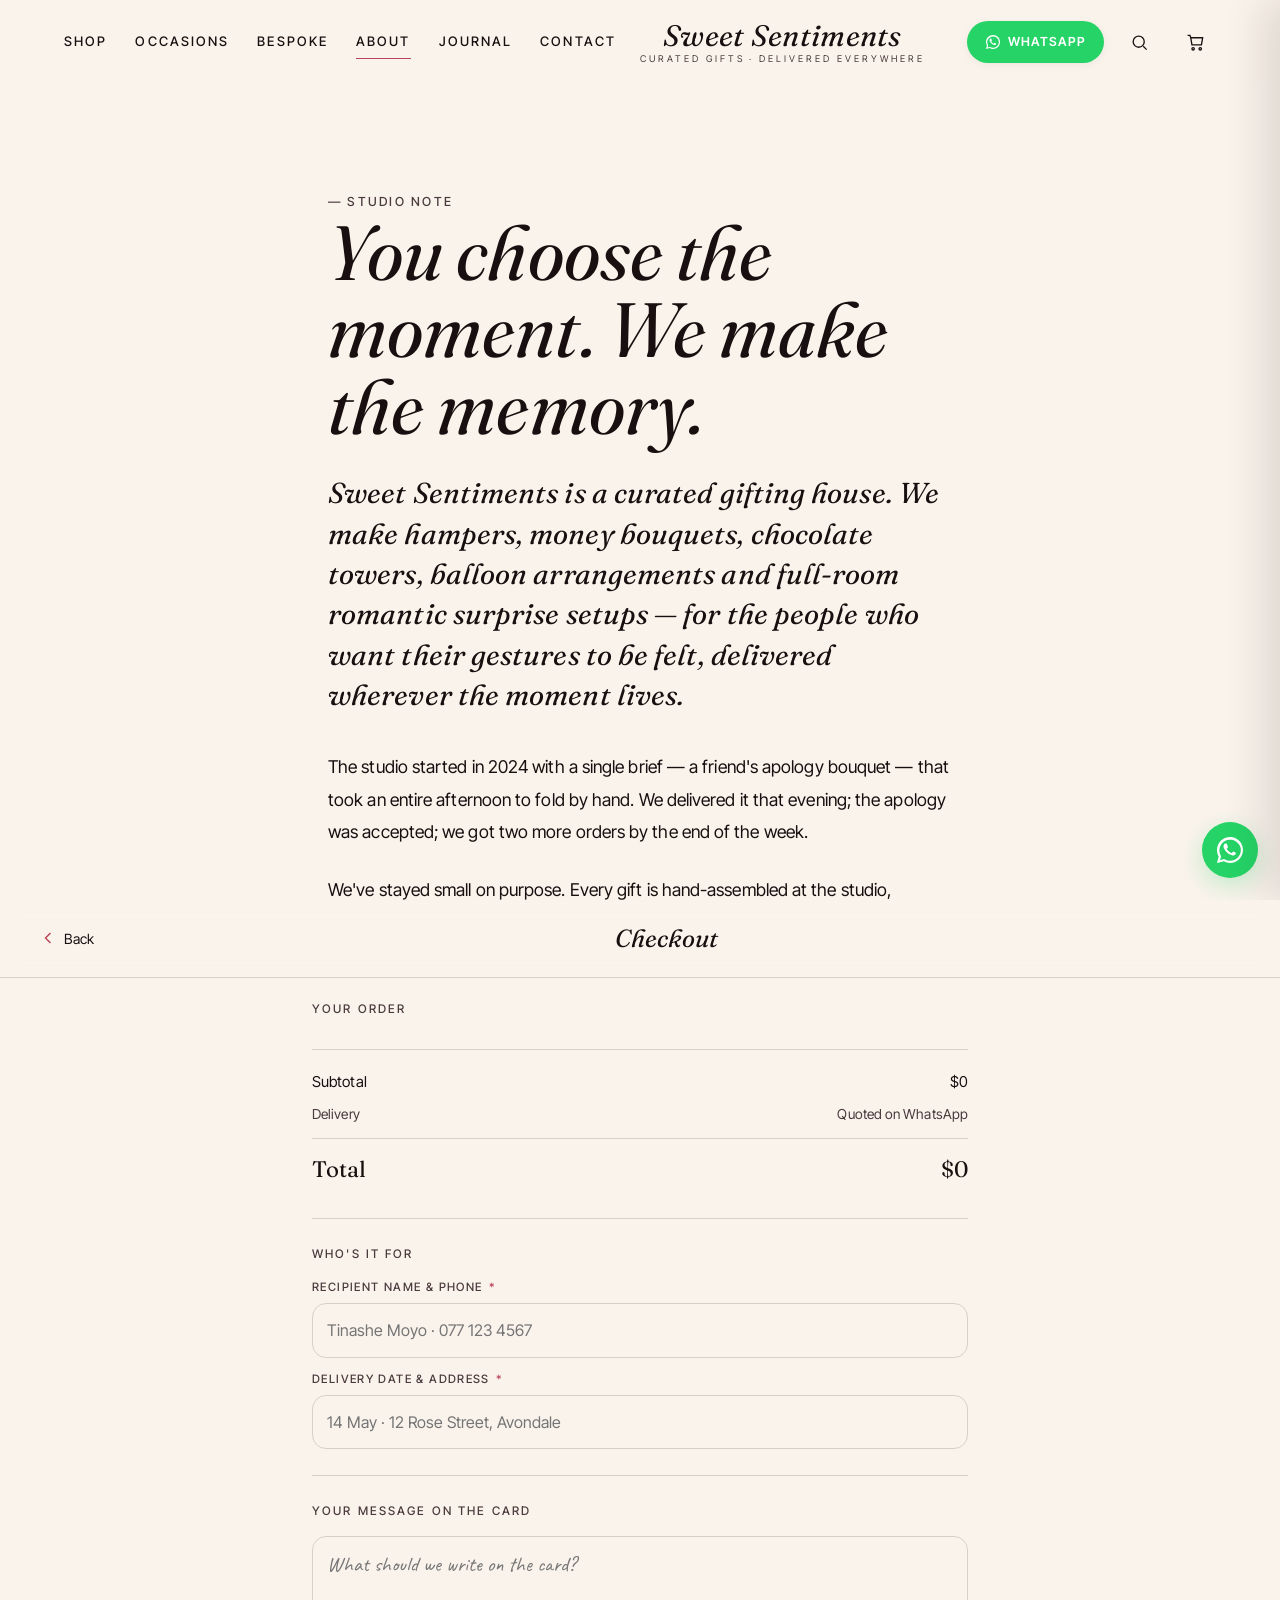
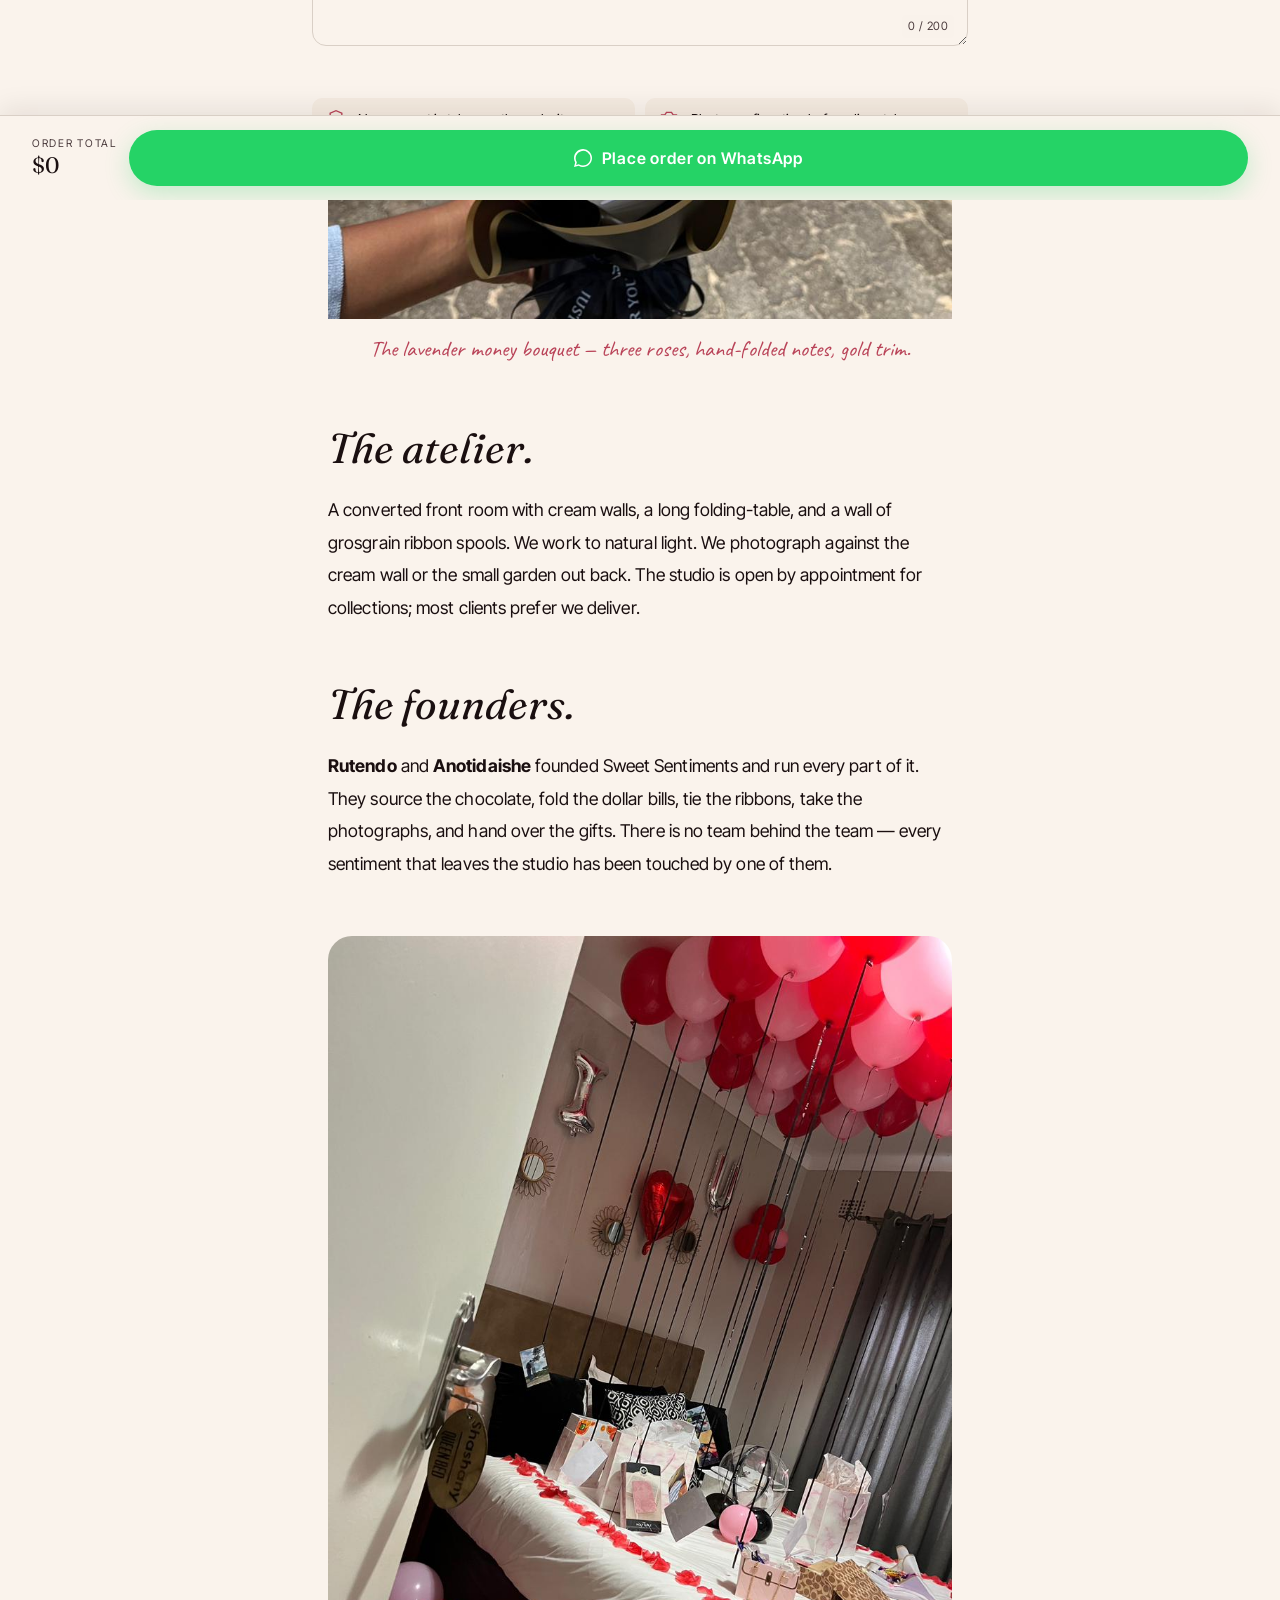
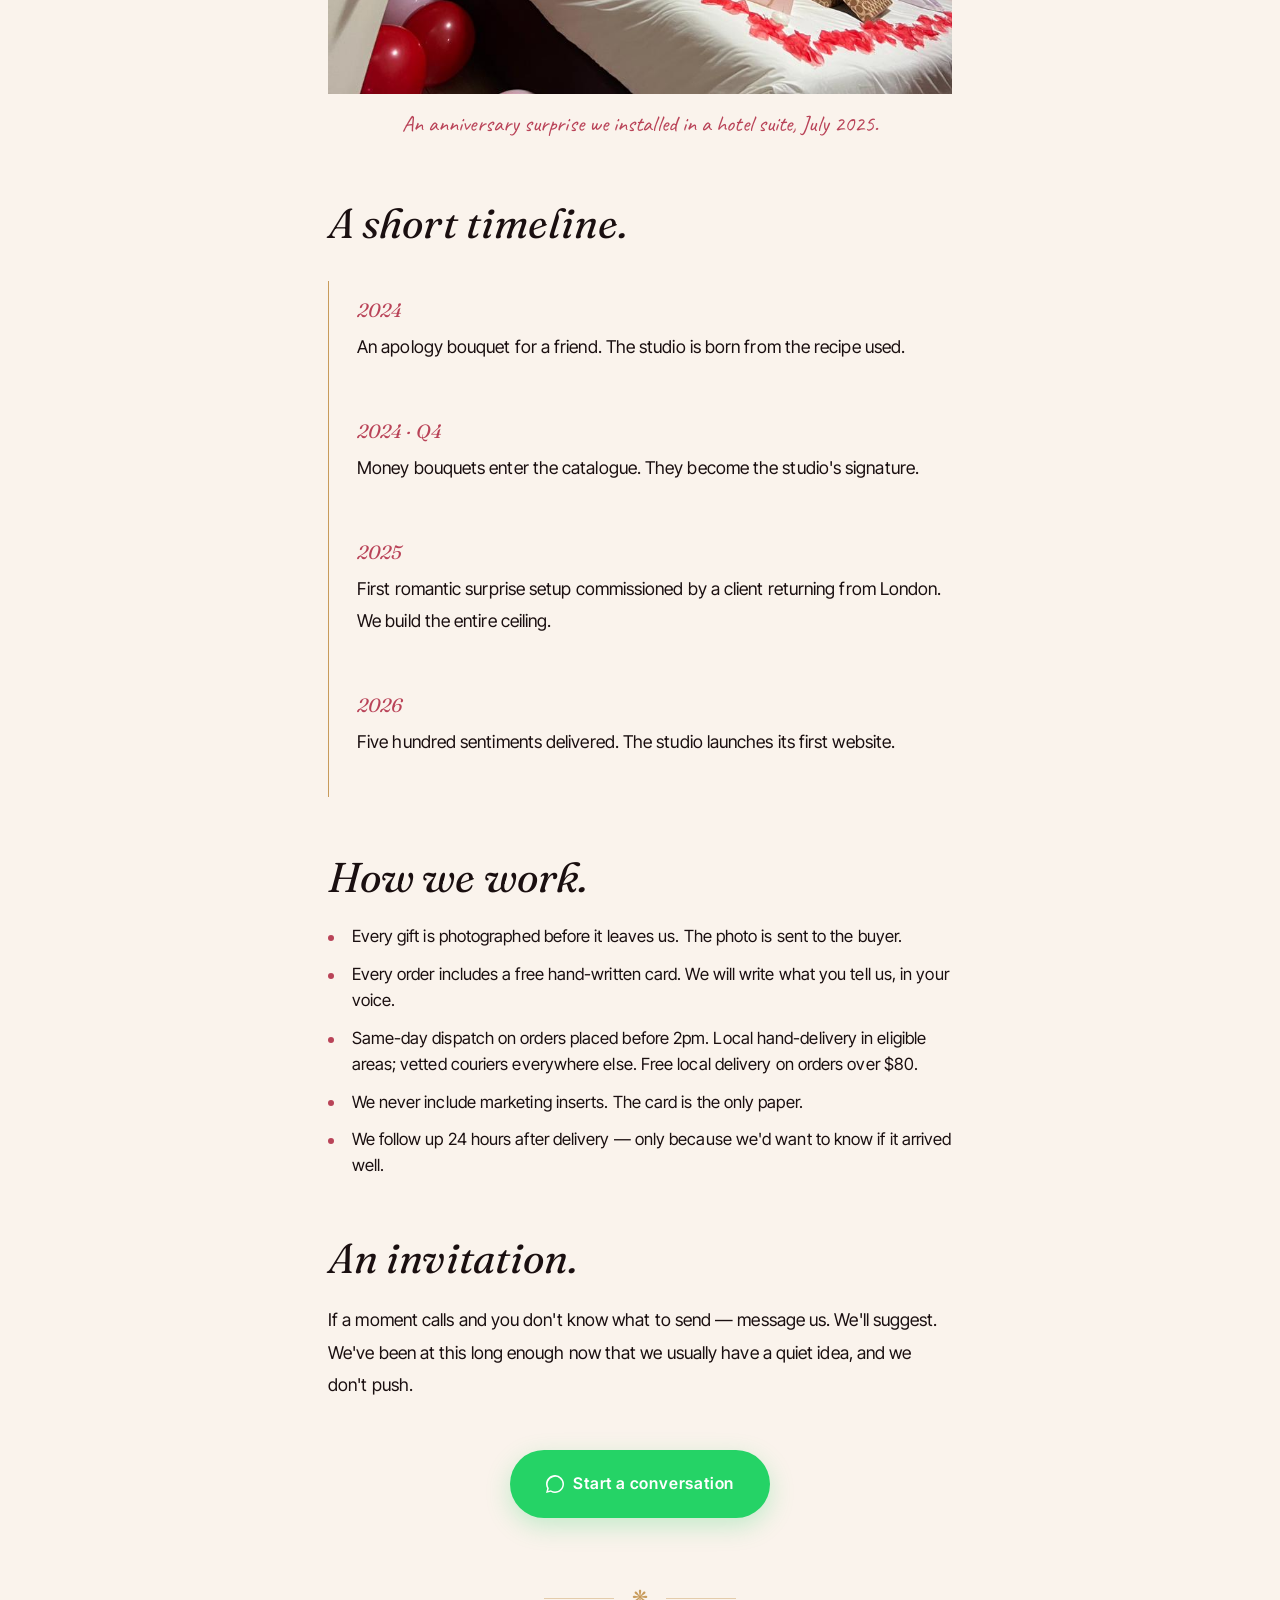
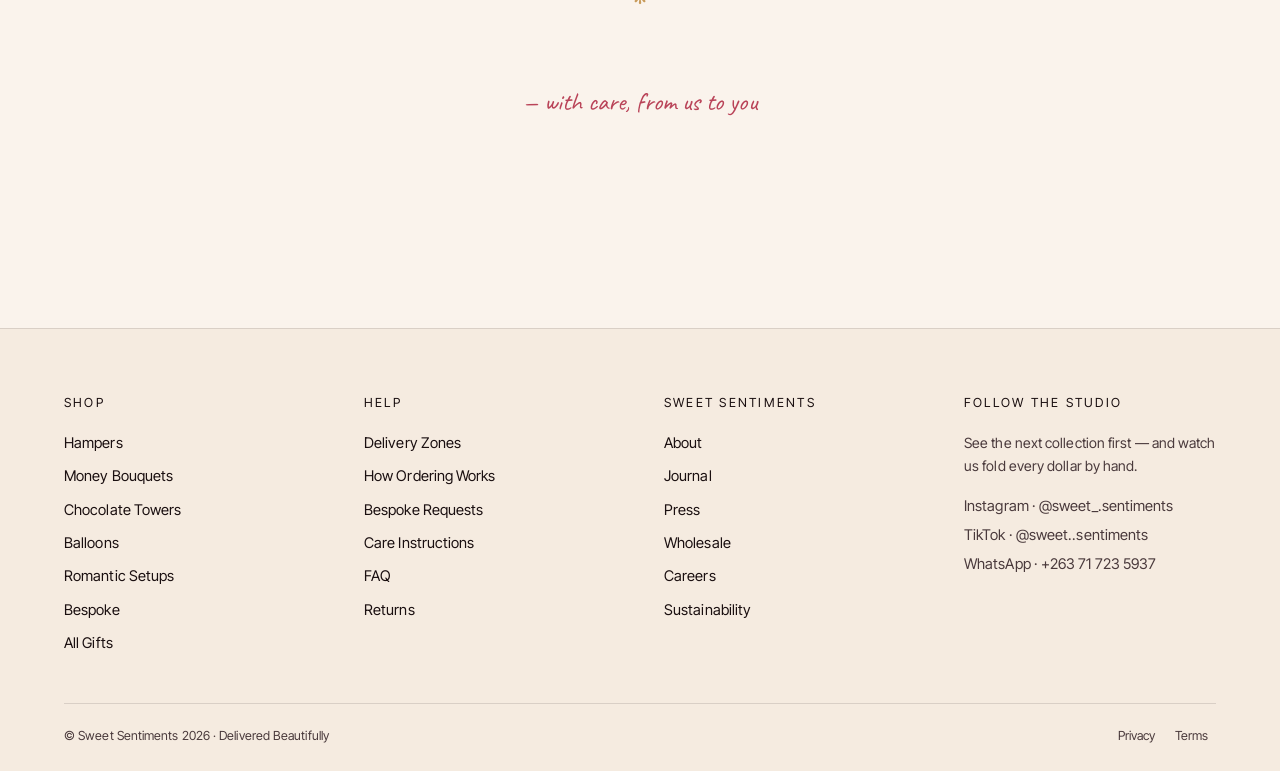
<file: about.html>
<!DOCTYPE html>
<html lang="en">
<head>
  <meta charset="UTF-8">
  <meta name="viewport" content="width=device-width, initial-scale=1.0">
  <title>About — Sweet Sentiments</title>
  <meta name="description" content="The story of Sweet Sentiments — a curated gifting house, delivered everywhere.">

  <link rel="preconnect" href="https://fonts.googleapis.com">
  <link rel="preconnect" href="https://fonts.gstatic.com" crossorigin>
  <link href="https://fonts.googleapis.com/css2?family=Caveat:wght@400;600&family=Fraunces:ital,opsz,wght@0,9..144,400;0,9..144,500;0,9..144,600;1,9..144,400;1,9..144,500&family=Inter+Tight:wght@400;500;600;700&display=swap" rel="stylesheet">

  <link rel="stylesheet" href="assets/css/tokens.css?v=12">
  <link rel="stylesheet" href="assets/css/base.css?v=12">
  <link rel="stylesheet" href="assets/css/components.css?v=12">
  <link rel="stylesheet" href="assets/css/pages.css?v=12">
</head>
<body>

  <section class="section">
    <div class="container-essay essay">
      <span class="eyebrow">— Studio note</span>
      <h1>You choose the moment. We make the memory.</h1>
      <p class="lead">Sweet Sentiments is a curated gifting house. We make hampers, money bouquets, chocolate towers, balloon arrangements and full-room romantic surprise setups — for the people who want their gestures to be felt, delivered wherever the moment lives.</p>

      <p>The studio started in 2024 with a single brief — a friend's apology bouquet — that took an entire afternoon to fold by hand. We delivered it that evening; the apology was accepted; we got two more orders by the end of the week.</p>

      <p>We've stayed small on purpose. Every gift is hand-assembled at the studio, photographed before it leaves us, and dispatched the same day. We hand-fold every dollar bill in our money bouquets. We hand-write every card. The brand promise — <em>you choose the moment, we make the memory</em> — is also the studio's working method.</p>

      <figure class="figure">
        <img src="assets/images/money-bouquet-purple.jpeg" alt="A lavender money bouquet">
        <figcaption>The lavender money bouquet — three roses, hand-folded notes, gold trim.</figcaption>
      </figure>

      <h2>The atelier.</h2>
      <p>A converted front room with cream walls, a long folding-table, and a wall of grosgrain ribbon spools. We work to natural light. We photograph against the cream wall or the small garden out back. The studio is open by appointment for collections; most clients prefer we deliver.</p>

      <h2>The founders.</h2>
      <p><strong>Rutendo</strong> and <strong>Anotidaishe</strong> founded Sweet Sentiments and run every part of it. They source the chocolate, fold the dollar bills, tie the ribbons, take the photographs, and hand over the gifts. There is no team behind the team — every sentiment that leaves the studio has been touched by one of them.</p>

      <figure class="figure">
        <img src="assets/images/setup-room-balloons.jpeg" alt="A romantic in-room setup">
        <figcaption>An anniversary surprise we installed in a hotel suite, July 2025.</figcaption>
      </figure>

      <h2>A short timeline.</h2>
      <div class="timeline">
        <div class="item"><div class="year">2024</div><p>An apology bouquet for a friend. The studio is born from the recipe used.</p></div>
        <div class="item"><div class="year">2024 · Q4</div><p>Money bouquets enter the catalogue. They become the studio's signature.</p></div>
        <div class="item"><div class="year">2025</div><p>First romantic surprise setup commissioned by a client returning from London. We build the entire ceiling.</p></div>
        <div class="item"><div class="year">2026</div><p>Five hundred sentiments delivered. The studio launches its first website.</p></div>
      </div>

      <h2>How we work.</h2>
      <ul class="list-rouge">
        <li>Every gift is photographed before it leaves us. The photo is sent to the buyer.</li>
        <li>Every order includes a free hand-written card. We will write what you tell us, in your voice.</li>
        <li>Same-day dispatch on orders placed before 2pm. Local hand-delivery in eligible areas; vetted couriers everywhere else. Free local delivery on orders over $80.</li>
        <li>We never include marketing inserts. The card is the only paper.</li>
        <li>We follow up 24 hours after delivery — only because we'd want to know if it arrived well.</li>
      </ul>

      <h2>An invitation.</h2>
      <p>If a moment calls and you don't know what to send — message us. We'll suggest. We've been at this long enough now that we usually have a quiet idea, and we don't push.</p>

      <p style="text-align:center; margin-top:48px;"><a class="btn btn-whatsapp btn-lg" href="https://wa.me/263717235937?text=Hi%20Sweet%20Sentiments%2C%20I%27d%20like%20to%20ask%20about%20a%20gift." target="_blank" rel="noopener">
        <svg viewBox="0 0 24 24" fill="currentColor" width="18" height="18"><path d="M20.5 3.5A11.7 11.7 0 0 0 12 0C5.4 0 0 5.4 0 12c0 2.1.5 4.1 1.6 5.9L0 24l6.3-1.6A11.9 11.9 0 0 0 12 24c6.6 0 12-5.4 12-12 0-3.2-1.2-6.2-3.5-8.5zM12 22a10 10 0 0 1-5.1-1.4l-.4-.2-3.7 1 1-3.6-.2-.4A9.9 9.9 0 1 1 22 12c0 5.5-4.5 10-10 10z"/></svg>
        Start a conversation
      </a></p>

      <div class="divider-flower">❋</div>

      <p style="text-align:center; font-family: var(--font-script); font-size: 1.6rem; color: var(--rouge);">— with care, from us to you</p>
    </div>
  </section>

  <script>document.write('<script src="assets/js/products.js?t='+Date.now()+'"><\/script>')</script>
  <script src="assets/js/app.js?v=12"></script>
</body>
</html>
</file>
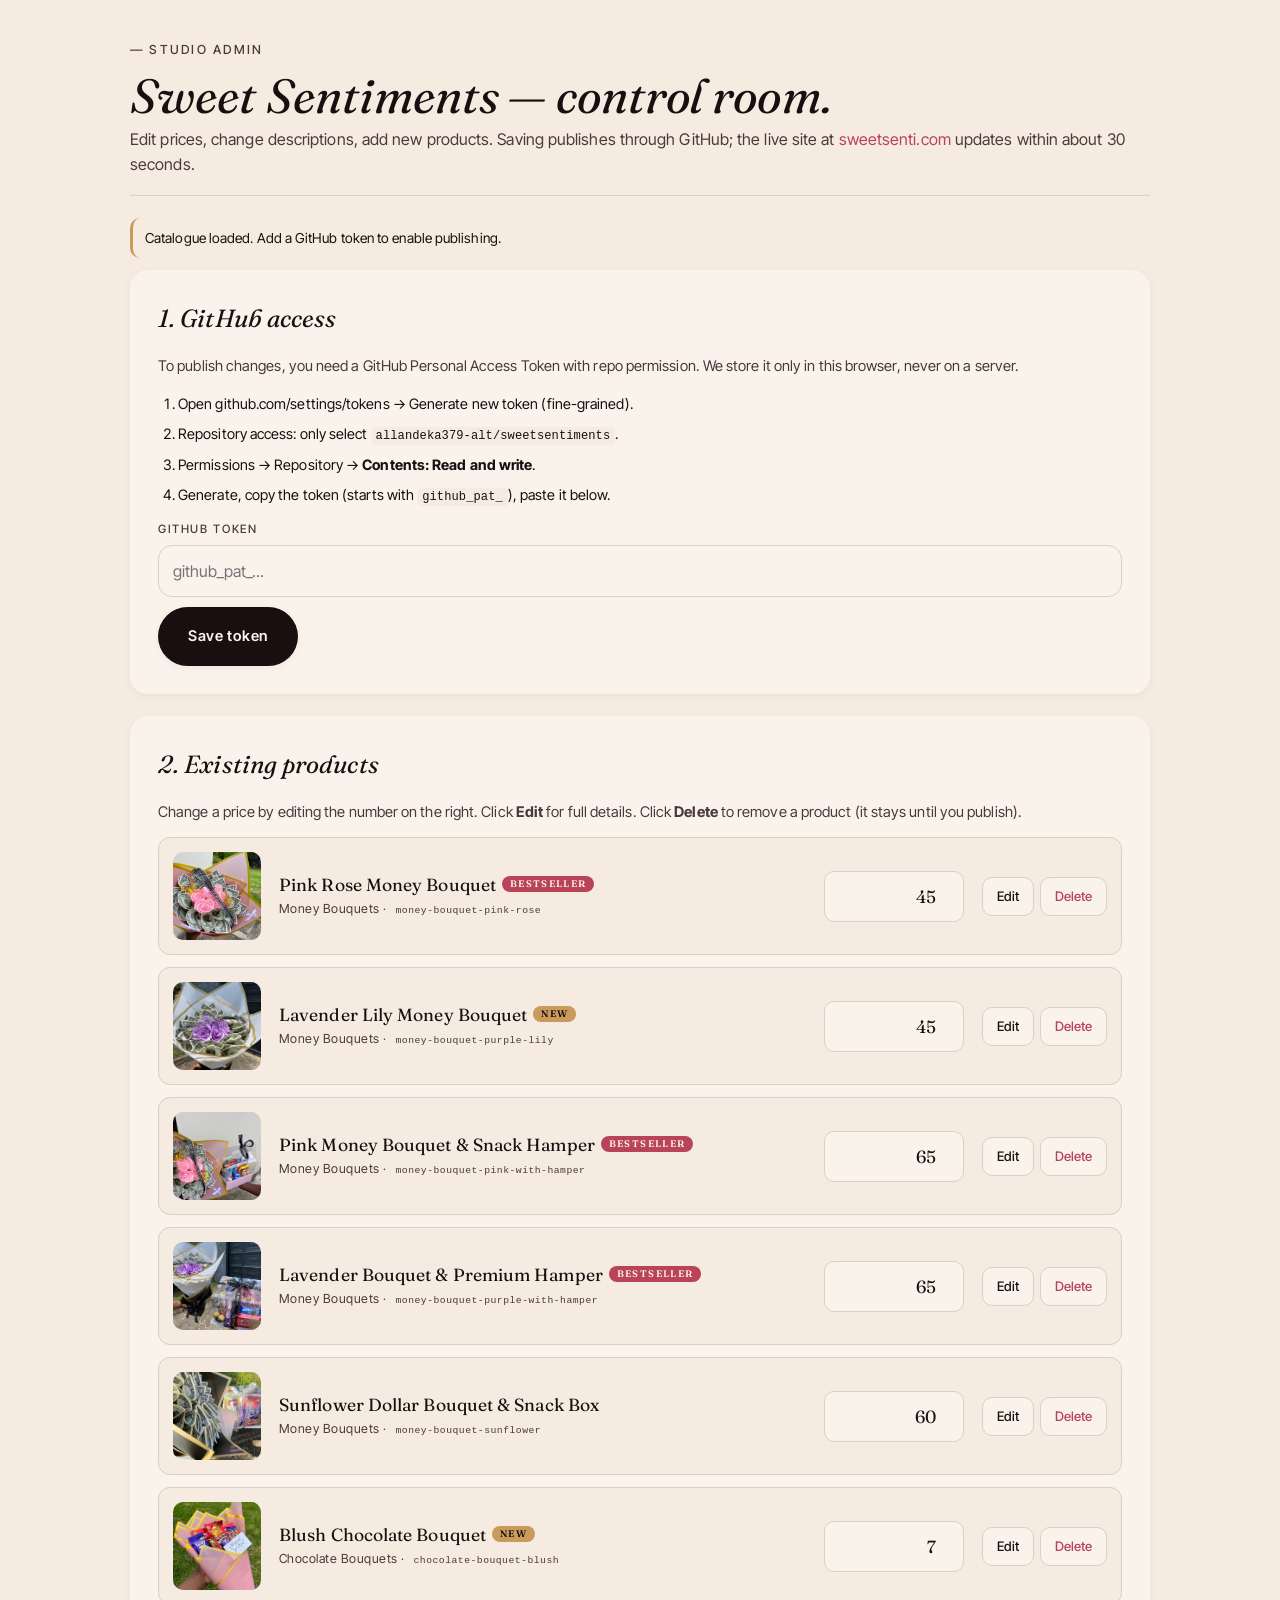
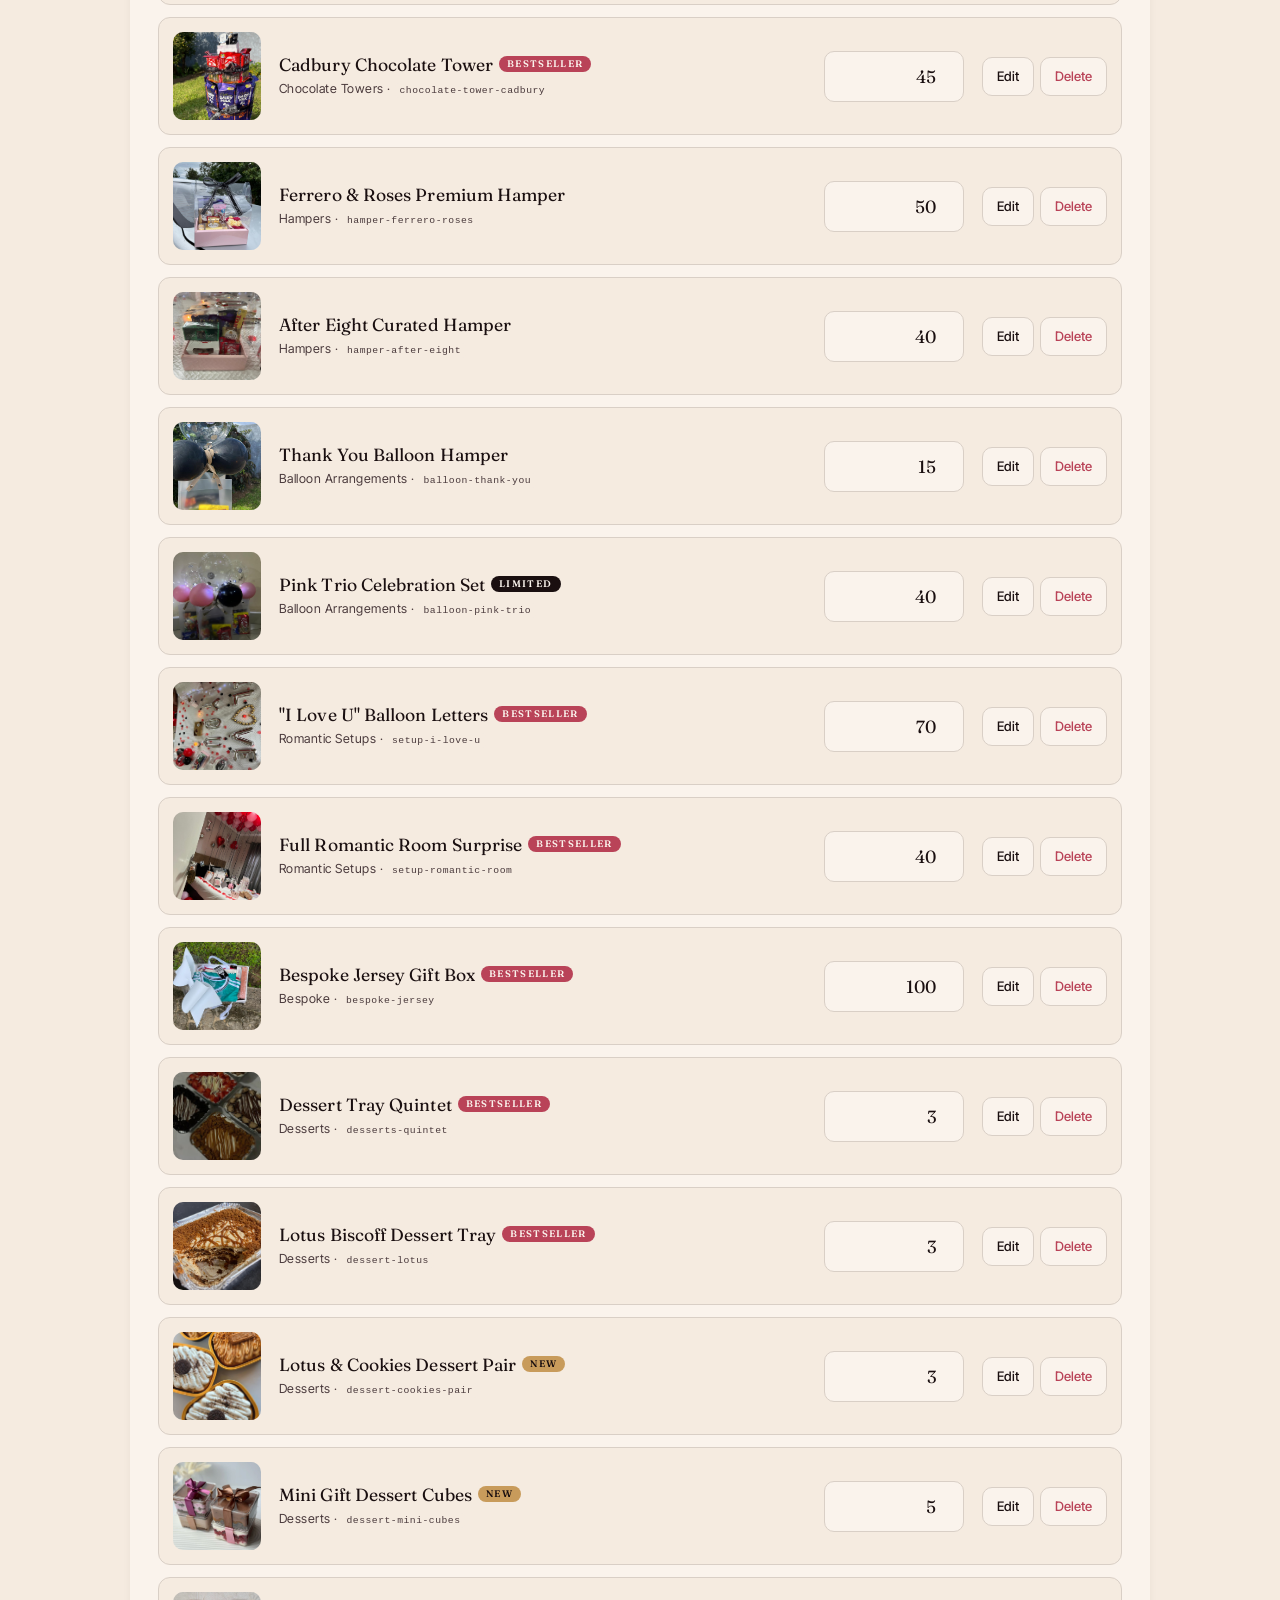
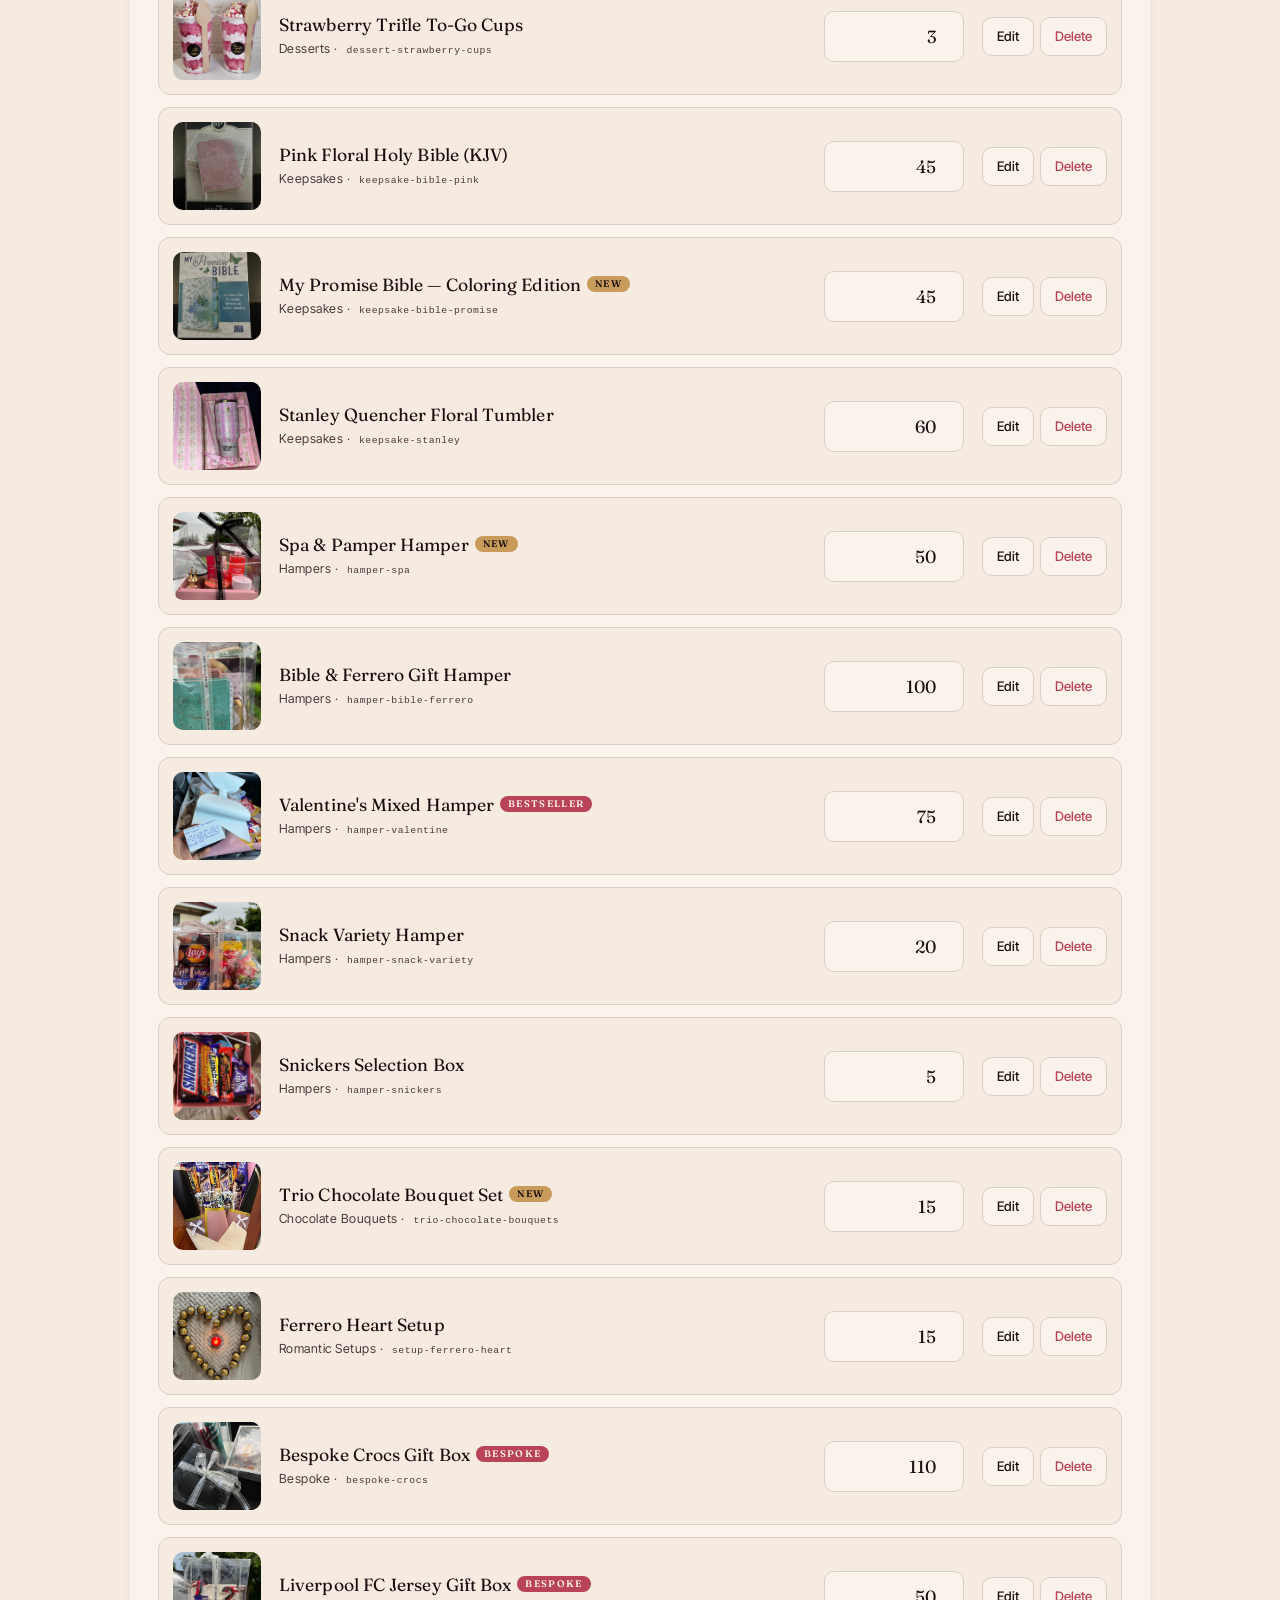
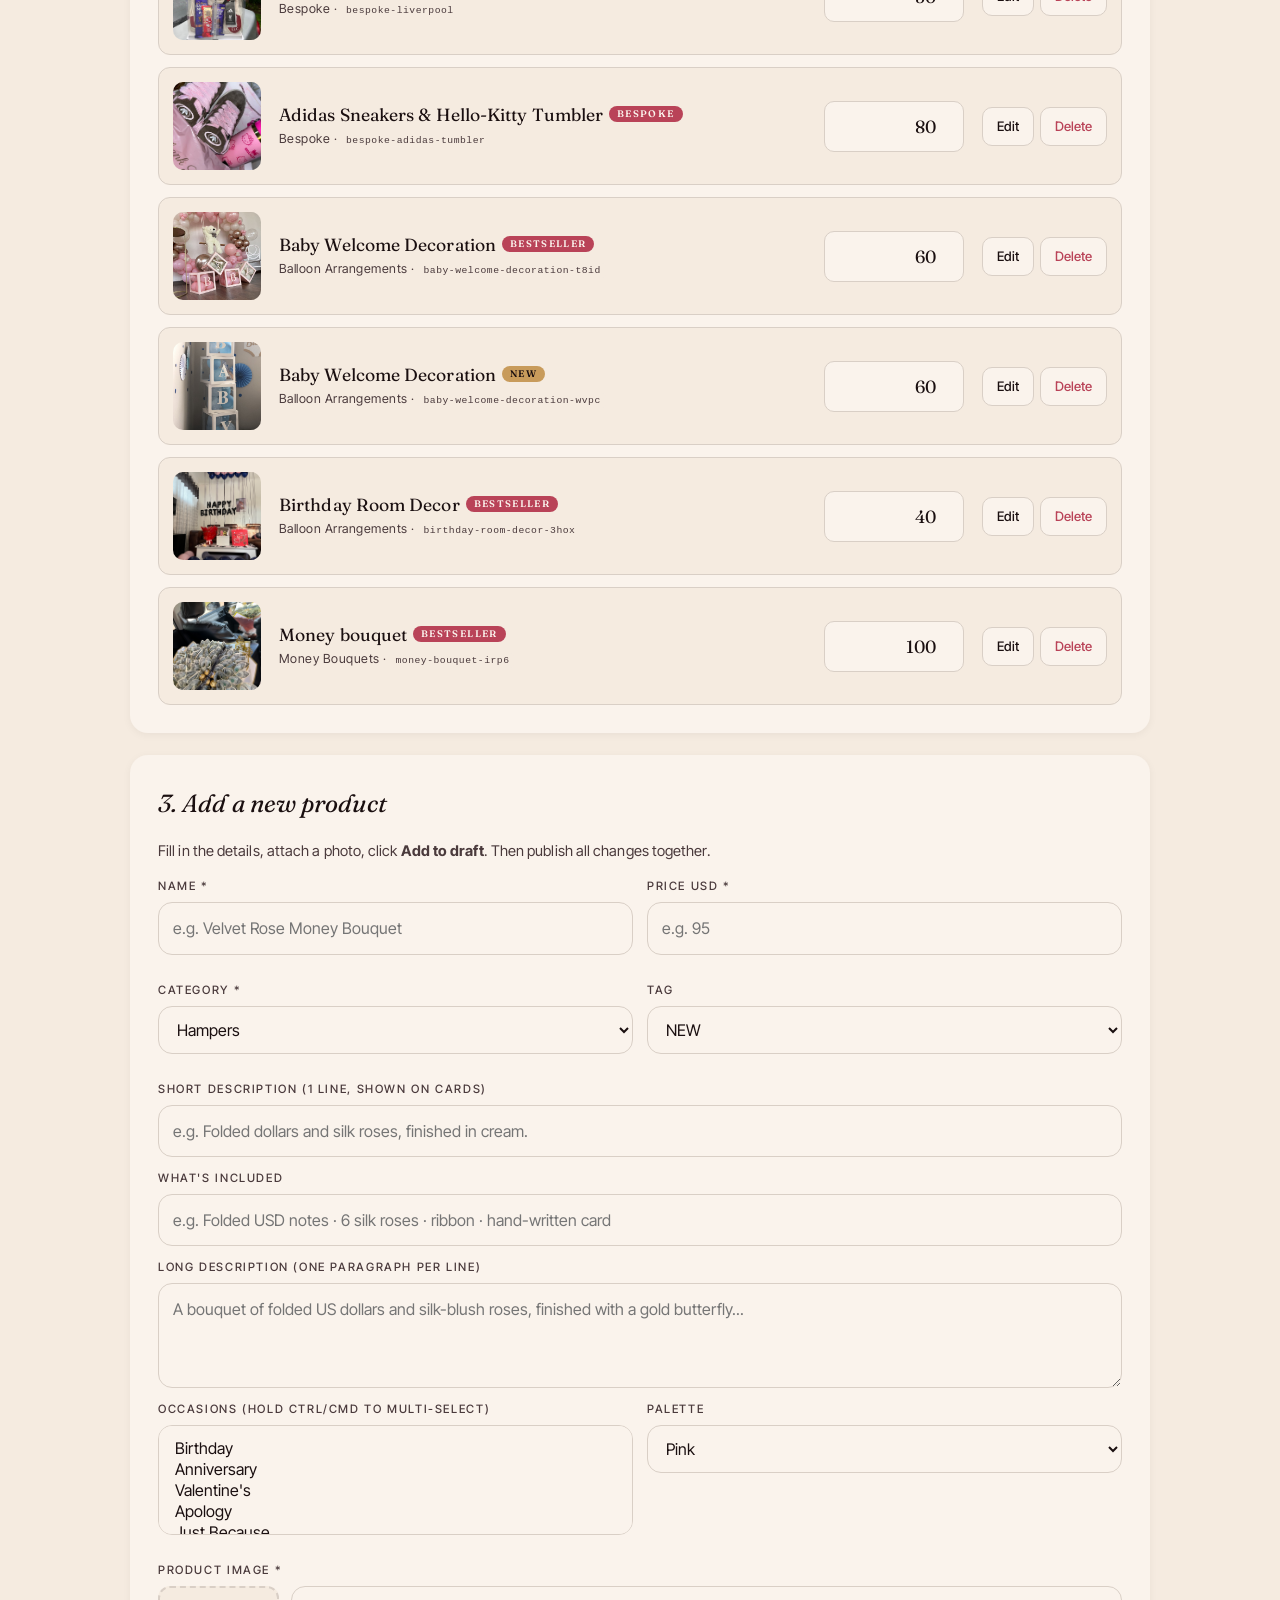
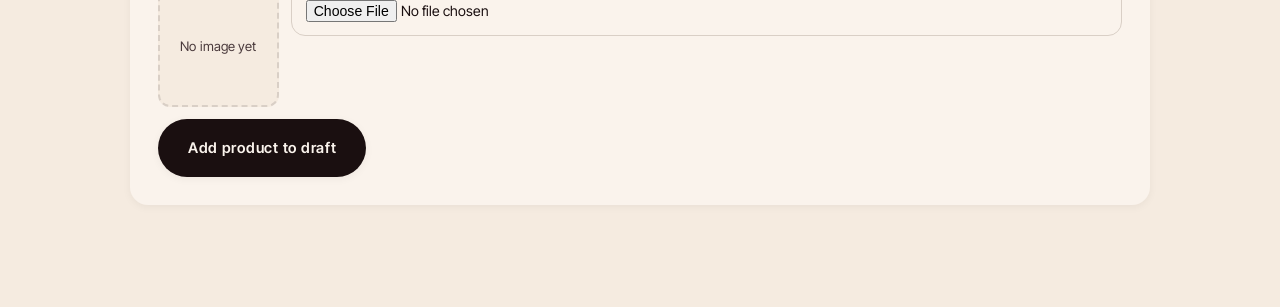
<file: admin.html>
<!DOCTYPE html>
<html lang="en">
<head>
  <meta charset="UTF-8">
  <meta name="viewport" content="width=device-width, initial-scale=1.0">
  <meta name="robots" content="noindex,nofollow">
  <title>Studio Admin — Sweet Sentiments</title>

  <link rel="preconnect" href="https://fonts.googleapis.com">
  <link rel="preconnect" href="https://fonts.gstatic.com" crossorigin>
  <link href="https://fonts.googleapis.com/css2?family=Caveat:wght@400;600&family=Fraunces:ital,opsz,wght@0,9..144,400;0,9..144,500;0,9..144,600;1,9..144,400;1,9..144,500&family=Inter+Tight:wght@400;500;600;700&display=swap" rel="stylesheet">

  <link rel="stylesheet" href="assets/css/tokens.css?v=12">
  <link rel="stylesheet" href="assets/css/base.css?v=12">
  <link rel="stylesheet" href="assets/css/components.css?v=12">

  <style>
    /* ========== Mobile-first admin styles ========== */

    body { background: var(--cream-2); }

    .admin-shell {
      max-width: 1100px;
      margin: 0 auto;
      padding: 20px 16px 120px; /* room for sticky save bar */
    }

    .admin-head {
      display: flex; flex-direction: column; gap: 6px;
      padding-bottom: 18px;
      border-bottom: 1px solid var(--line);
      margin-bottom: 22px;
    }
    .admin-head h1 {
      font-family: var(--font-display);
      font-style: italic;
      font-size: 1.8rem;
      line-height: 1.05;
      color: var(--ink);
      margin: 4px 0 0;
    }
    .admin-head p {
      color: var(--ink-soft);
      margin: 0;
      font-size: 0.94rem;
      line-height: 1.55;
    }
    .admin-head a { color: var(--rouge); }

    .admin-section {
      background: var(--cream);
      border-radius: 16px;
      padding: 18px;
      margin-bottom: 16px;
      box-shadow: var(--shadow-sm);
    }
    .admin-section h2 {
      font-family: var(--font-display);
      font-style: italic;
      font-size: 1.35rem;
      margin: 0 0 12px;
    }
    .admin-section .help {
      color: var(--ink-soft);
      font-size: 0.88rem;
      margin: 0 0 14px;
      line-height: 1.55;
    }

    /* Form rows: stacked on mobile, 2-up on desktop */
    .field-row {
      display: grid;
      grid-template-columns: 1fr;
      gap: 12px;
      margin-bottom: 12px;
    }
    .field-stack { display: flex; flex-direction: column; gap: 12px; }
    .field input,
    .field select,
    .field textarea {
      width: 100%;
      box-sizing: border-box;
      padding: 12px 14px;
      font-size: 16px; /* prevents iOS zoom */
    }
    .field label {
      font-size: 0.72rem;
      letter-spacing: 0.14em;
      text-transform: uppercase;
      color: var(--ink-soft);
      font-weight: 500;
    }

    /* Product list — stacked card layout on mobile */
    .product-list { display: flex; flex-direction: column; gap: 12px; }
    .product-item {
      display: grid;
      grid-template-areas:
        "thumb info"
        "price price"
        "actions actions";
      grid-template-columns: 64px 1fr;
      gap: 10px 12px;
      align-items: center;
      padding: 12px;
      border: 1px solid var(--line);
      border-radius: 12px;
      background: var(--cream-2);
      transition: border-color 200ms;
    }
    .product-item.changed { border-color: var(--gold); border-width: 2px; padding: 11px; }
    .product-item.deleted { opacity: 0.5; }
    .product-item.deleted .name,
    .product-item.deleted .meta { text-decoration: line-through; }

    .product-item > img {
      grid-area: thumb;
      width: 64px; height: 64px; border-radius: 10px;
      object-fit: cover;
      display: block;
    }
    .product-item .info {
      grid-area: info;
      display: flex; flex-direction: column; gap: 4px;
      min-width: 0;
      overflow: hidden;
    }
    .product-item .name {
      font-family: var(--font-display);
      font-size: 1.02rem;
      line-height: 1.2;
      display: flex; align-items: center; flex-wrap: wrap; gap: 6px;
    }
    .product-item .meta {
      font-size: 0.72rem;
      color: var(--ink-soft);
      letter-spacing: 0.04em;
      white-space: nowrap;
      overflow: hidden;
      text-overflow: ellipsis;
    }
    .product-item .meta code {
      font-size: 0.78em;
    }

    .product-item .price-input {
      grid-area: price;
      display: flex; align-items: center; gap: 8px;
    }
    .product-item .price-input::before {
      content: "USD";
      font-size: 0.7rem;
      letter-spacing: 0.14em;
      text-transform: uppercase;
      color: var(--ink-soft);
      font-weight: 500;
      flex: 0 0 auto;
    }
    .product-item .price-input input {
      flex: 1; min-width: 0;
      font-family: var(--font-display);
      font-size: 1.1rem;
      text-align: right;
      padding: 10px 12px;
      border-radius: 10px;
      border: 1px solid var(--line);
      background: var(--cream);
    }

    .product-item .actions {
      grid-area: actions;
      display: grid;
      grid-template-columns: 1fr 1fr;
      gap: 8px;
    }
    .product-item .actions button {
      padding: 10px 12px;
      border-radius: 10px;
      border: 1px solid var(--line);
      background: var(--cream);
      font-size: 0.85rem;
      font-weight: 500;
      transition: background 150ms, border-color 150ms;
      min-height: 40px;
    }
    .product-item .actions button:hover,
    .product-item .actions button:active { background: var(--blush); }
    .product-item .actions .del { color: var(--rouge); }
    .product-item .actions .del:hover,
    .product-item .actions .del:active { background: var(--rouge); color: var(--cream); border-color: var(--rouge); }

    .product-edit {
      grid-column: 1 / -1;
      padding-top: 12px;
      margin-top: 4px;
      border-top: 1px solid var(--line);
      display: none;
    }
    .product-item.editing .product-edit { display: block; }

    /* Add new product form */
    .add-form { display: flex; flex-direction: column; gap: 12px; }
    .add-form .img-row {
      display: flex; flex-direction: column; gap: 12px;
    }
    .add-form .img-preview {
      width: 100%;
      max-width: 240px;
      aspect-ratio: 1/1;
      border: 2px dashed var(--line);
      border-radius: 12px;
      background: var(--cream-2);
      display: flex; align-items: center; justify-content: center;
      color: var(--ink-soft);
      font-size: 0.82rem;
      overflow: hidden;
    }
    .add-form .img-preview img { width: 100%; height: 100%; object-fit: cover; }
    .add-form input[type="file"] { font-size: 0.88rem; }

    /* Sticky save bar — full-width pill on mobile */
    .save-bar {
      position: fixed;
      left: 12px; right: 12px; bottom: 12px;
      background: var(--ink);
      color: var(--cream);
      border-radius: 14px;
      padding: 12px 14px;
      display: flex;
      flex-direction: column;
      gap: 10px;
      box-shadow: var(--shadow-lg);
      z-index: 50;
    }
    .save-bar .summary { font-size: 0.86rem; line-height: 1.4; }
    .save-bar .summary strong { color: var(--gold); }
    .save-bar .btn-publish {
      background: var(--whatsapp);
      color: white;
      padding: 12px 18px;
      border-radius: 999px;
      font-weight: 600;
      font-size: 0.94rem;
      transition: background 200ms;
      width: 100%;
      min-height: 44px;
    }
    .save-bar .btn-publish:hover,
    .save-bar .btn-publish:active { background: var(--whatsapp-deep); }
    .save-bar .btn-publish:disabled { opacity: 0.5; cursor: not-allowed; }

    .status-bar {
      padding: 10px 12px;
      background: var(--cream-2);
      border-radius: 10px;
      font-size: 0.86rem;
      line-height: 1.5;
      margin-bottom: 12px;
      border-left: 3px solid var(--gold);
    }
    .status-bar.ok { border-left-color: var(--whatsapp); }
    .status-bar.err { border-left-color: var(--rouge); color: var(--burgundy); background: var(--blush); }

    .tag-badge {
      display: inline-block;
      padding: 2px 8px;
      border-radius: 999px;
      font-size: 0.6rem;
      letter-spacing: 0.14em;
      font-weight: 600;
      text-transform: uppercase;
      background: var(--rouge);
      color: var(--cream);
    }
    .tag-badge.gold { background: var(--gold); color: var(--ink); }
    .tag-badge.ink { background: var(--ink); color: var(--cream); }

    code {
      background: var(--cream-2);
      padding: 2px 5px;
      border-radius: 4px;
      font-size: 0.84em;
      word-break: break-all;
    }

    /* Token setup list — readable on small screens */
    #token-section ol {
      padding-left: 18px;
      line-height: 1.65;
      font-size: 0.9rem;
      margin: 12px 0;
    }
    #token-section ol li { margin-bottom: 6px; }

    .btn-ink, .btn-ghost {
      width: 100%;
      min-height: 44px;
      justify-content: center;
    }

    /* ========== Tablet+ (>= 720px) ========== */
    @media (min-width: 720px) {
      .admin-shell { padding: 32px 32px 90px; }
      .admin-head h1 { font-size: 2.4rem; }
      .admin-head p { font-size: 1rem; }
      .admin-section { padding: 28px; border-radius: 18px; margin-bottom: 22px; }
      .admin-section h2 { font-size: 1.55rem; margin-bottom: 16px; }
      .admin-section .help { font-size: 0.92rem; }
      .field-row { grid-template-columns: 1fr 1fr; gap: 14px; margin-bottom: 14px; }

      .product-item {
        grid-template-areas: "thumb info price actions";
        grid-template-columns: 88px 1fr auto auto;
        gap: 18px;
        padding: 14px;
      }
      .product-item.changed { padding: 13px; }
      .product-item img { width: 88px; height: 88px; }
      .product-item .name { font-size: 1.1rem; }
      .product-item .meta { font-size: 0.78rem; white-space: normal; }
      .product-item .price-input { width: 140px; }
      .product-item .price-input::before { display: none; }
      .product-item .actions { grid-template-columns: auto auto; gap: 6px; }
      .product-item .actions button { padding: 8px 14px; font-size: 0.82rem; min-height: 36px; }

      .add-form .img-row { flex-direction: row; align-items: flex-start; }
      .add-form .img-preview { width: 140px; aspect-ratio: 1/1; }

      .save-bar {
        position: sticky;
        left: auto; right: auto;
        bottom: 16px;
        flex-direction: row;
        align-items: center;
        justify-content: space-between;
        border-radius: 999px;
        padding: 10px 14px 10px 22px;
        margin-top: 24px;
      }
      .save-bar .btn-publish { width: auto; padding: 10px 22px; }

      .btn-ink, .btn-ghost { width: auto; min-height: auto; }
    }

    /* ========== Desktop (>= 1024px) ========== */
    @media (min-width: 1024px) {
      .admin-shell { padding: 40px 40px 80px; }
      .admin-head h1 { font-size: 3rem; }
    }
  </style>
</head>
<body>

  <div class="admin-shell" id="app">
    <div class="status-bar">Loading…</div>
  </div>

  <script>document.write('<script src="assets/js/products.js?t='+Date.now()+'"><\/script>')</script>
  <script>
  // ====================================================================
  // Sweet Sentiments — Studio Admin
  // Edit prices and add products. Saves directly to GitHub.
  // ====================================================================

  const REPO_OWNER = "allandeka379-alt";
  const REPO_NAME  = "sweetsentiments";
  const BRANCH     = "main";
  const PRODUCTS_PATH = "assets/js/products.js";

  // Local in-memory state
  const state = {
    token:      localStorage.getItem("ss-admin-token") || "",
    products:   structuredClone(window.SS_PRODUCTS),
    categories: structuredClone(window.SS_CATEGORIES),
    occasions:  structuredClone(window.SS_OCCASIONS),
    sha:        null,
    deleted:    new Set(),
    pendingImages: [],   // [{ path, base64 }]
    dirty: false
  };

  const $ = (sel, root = document) => root.querySelector(sel);
  const $$ = (sel, root = document) => [...root.querySelectorAll(sel)];

  function escapeJsString(s) {
    return String(s)
      .replace(/\\/g, "\\\\")
      .replace(/"/g, '\\"')
      .replace(/\n/g, "\\n")
      .replace(/\r/g, "\\r")
      .replace(/\t/g, "\\t");
  }

  function jsValue(v, indent = 0) {
    const pad = "  ".repeat(indent);
    if (v === null || v === undefined) return "null";
    if (typeof v === "number" || typeof v === "boolean") return String(v);
    if (typeof v === "string") return `"${escapeJsString(v)}"`;
    if (Array.isArray(v)) {
      if (v.length === 0) return "[]";
      const allStrings = v.every(x => typeof x === "string");
      if (allStrings) return `[${v.map(s => jsValue(s)).join(", ")}]`;
      return "[\n" + v.map(x => pad + "  " + jsValue(x, indent + 1)).join(",\n") + "\n" + pad + "]";
    }
    if (typeof v === "object") {
      const keys = Object.keys(v);
      if (keys.length === 0) return "{}";
      return "{\n" +
        keys.map(k => pad + "  " + JSON.stringify(k) + ": " + jsValue(v[k], indent + 1)).join(",\n") +
        "\n" + pad + "}";
    }
    return JSON.stringify(v);
  }

  function generateProductsJs() {
    const lines = [];
    lines.push("/* ========================================================================");
    lines.push("   Sweet Sentiments — Product catalogue");
    lines.push("   ======================================================================== */");
    lines.push("");

    // Strip internal admin-only markers before serialising
    const aliveProducts = state.products
      .filter(p => !state.deleted.has(p.slug))
      .map(p => {
        const clean = {};
        for (const k of Object.keys(p)) {
          if (k.startsWith("_")) continue;
          clean[k] = p[k];
        }
        return clean;
      });
    lines.push("window.SS_PRODUCTS = " + jsValue(aliveProducts) + ";");
    lines.push("");
    lines.push("window.SS_CATEGORIES = " + jsValue(state.categories) + ";");
    lines.push("");
    lines.push("window.SS_OCCASIONS = " + jsValue(state.occasions) + ";");
    lines.push("");
    lines.push("window.SS_findProduct = function(slug){ return window.SS_PRODUCTS.find(p => p.slug === slug); };");
    lines.push("window.SS_byCategory = function(slug){ return window.SS_PRODUCTS.filter(p => p.category === slug); };");
    lines.push("window.SS_byOccasion = function(slug){ return window.SS_PRODUCTS.filter(p => p.occasions.includes(slug)); };");
    lines.push("");

    return lines.join("\n");
  }

  // === GitHub API helpers ===
  async function ghFetch(path, opts = {}) {
    const headers = {
      "Accept": "application/vnd.github+json",
      "X-GitHub-Api-Version": "2022-11-28",
      ...(opts.headers || {})
    };
    if (state.token) headers.Authorization = `Bearer ${state.token}`;
    const url = `https://api.github.com${path}`;
    const res = await fetch(url, { ...opts, headers });
    const text = await res.text();
    let data = null;
    try { data = text ? JSON.parse(text) : null; } catch {}
    if (!res.ok) {
      const msg = data?.message || text || `${res.status} ${res.statusText}`;
      throw new Error(msg);
    }
    return data;
  }

  async function loadShaFromGithub() {
    if (!state.token) return null;
    try {
      const data = await ghFetch(`/repos/${REPO_OWNER}/${REPO_NAME}/contents/${PRODUCTS_PATH}?ref=${BRANCH}`);
      state.sha = data.sha;
      return data.sha;
    } catch (e) {
      console.warn("Could not load products.js sha:", e.message);
      return null;
    }
  }

  async function publishToGithub() {
    if (!state.token) throw new Error("No GitHub token saved.");

    // Re-fetch latest sha to avoid conflicts
    await loadShaFromGithub();

    // 1. Upload any new images
    for (const img of state.pendingImages) {
      const body = {
        message: `Admin: add image ${img.path.split("/").pop()}`,
        content: img.base64,
        branch: BRANCH
      };
      await ghFetch(`/repos/${REPO_OWNER}/${REPO_NAME}/contents/${img.path}`, {
        method: "PUT",
        body: JSON.stringify(body)
      });
    }
    state.pendingImages = [];

    // 2. Commit updated products.js
    const newJs = generateProductsJs();
    const base64 = btoa(unescape(encodeURIComponent(newJs)));
    const body = {
      message: "Admin: update products catalogue",
      content: base64,
      branch: BRANCH,
      ...(state.sha ? { sha: state.sha } : {})
    };
    const result = await ghFetch(`/repos/${REPO_OWNER}/${REPO_NAME}/contents/${PRODUCTS_PATH}`, {
      method: "PUT",
      body: JSON.stringify(body)
    });
    state.sha = result.content?.sha || state.sha;
    state.dirty = false;
    state.deleted.clear();
    return result;
  }

  function fileToBase64(file) {
    return new Promise((resolve, reject) => {
      const r = new FileReader();
      r.onload = () => resolve(r.result.split(",")[1]); // strip data:...;base64,
      r.onerror = reject;
      r.readAsDataURL(file);
    });
  }

  function slugify(s) {
    return s.toLowerCase().trim()
      .replace(/[^a-z0-9]+/g, "-")
      .replace(/^-+|-+$/g, "")
      .slice(0, 60);
  }

  function setStatus(msg, kind = "info") {
    const wrap = $("#status");
    if (!wrap) return;
    wrap.className = "status-bar" + (kind === "ok" ? " ok" : kind === "err" ? " err" : "");
    wrap.textContent = msg;
  }

  function markDirty() {
    state.dirty = true;
    renderSaveBar();
  }

  function renderSaveBar() {
    const bar = $("#save-bar");
    if (!bar) return;
    const changed = state.products.filter(p => p._changed).length;
    const added = state.products.filter(p => p._new).length;
    const removed = state.deleted.size;
    const imgs = state.pendingImages.length;
    const total = changed + added + removed + imgs;
    bar.style.display = total > 0 ? "flex" : "none";
    bar.querySelector(".summary").innerHTML =
      `<strong>${total}</strong> change${total === 1 ? "" : "s"} ready · ` +
      `${added} new, ${changed} edited, ${removed} removed${imgs ? `, ${imgs} new image${imgs === 1 ? "" : "s"}` : ""}`;
  }

  // === Rendering ===
  function renderProductList() {
    const list = $("#product-list");
    list.innerHTML = state.products.map((p, idx) => `
      <div class="product-item ${state.deleted.has(p.slug) ? 'deleted' : ''} ${p._changed ? 'changed' : ''}" data-idx="${idx}">
        <img src="${p.image}" alt="">
        <div class="info">
          <div class="name">${p.name}${p.tag ? `<span class="tag-badge ${p.tag === 'NEW' ? 'gold' : p.tag === 'LIMITED' ? 'ink' : ''}">${p.tag}</span>` : ""}</div>
          <div class="meta">${p.categoryLabel} · <code>${p.slug}</code></div>
        </div>
        <div class="price-input">
          <input type="number" min="0" step="1" value="${p.price}" data-act="price" data-idx="${idx}" aria-label="Price USD">
        </div>
        <div class="actions">
          <button data-act="edit" data-idx="${idx}">Edit</button>
          <button class="del" data-act="${state.deleted.has(p.slug) ? 'undelete' : 'delete'}" data-idx="${idx}">${state.deleted.has(p.slug) ? 'Restore' : 'Delete'}</button>
        </div>
        <div class="product-edit">
          <div class="field-row">
            <div class="field">
              <label>Name</label>
              <input type="text" value="${escapeAttr(p.name)}" data-edit="name" data-idx="${idx}">
            </div>
            <div class="field">
              <label>Tag</label>
              <select data-edit="tag" data-idx="${idx}">
                <option value="">—</option>
                <option value="BESTSELLER" ${p.tag === 'BESTSELLER' ? 'selected' : ''}>BESTSELLER</option>
                <option value="NEW" ${p.tag === 'NEW' ? 'selected' : ''}>NEW</option>
                <option value="LIMITED" ${p.tag === 'LIMITED' ? 'selected' : ''}>LIMITED</option>
                <option value="BESPOKE" ${p.tag === 'BESPOKE' ? 'selected' : ''}>BESPOKE</option>
              </select>
            </div>
          </div>
          <div class="field">
            <label>Short description (1 line)</label>
            <input type="text" value="${escapeAttr(p.short)}" data-edit="short" data-idx="${idx}">
          </div>
          <div class="field">
            <label>What's included</label>
            <input type="text" value="${escapeAttr(p.included)}" data-edit="included" data-idx="${idx}">
          </div>
          <div class="field">
            <label>Long description (one paragraph per line)</label>
            <textarea rows="3" data-edit="description" data-idx="${idx}">${(p.description || []).join("\n")}</textarea>
          </div>
        </div>
      </div>
    `).join("");

    // Wire up handlers
    list.addEventListener("click", handleListClick);
    list.addEventListener("input", handleListInput);
    list.addEventListener("change", handleListInput);
  }

  function escapeAttr(s) {
    return String(s || "").replace(/"/g, "&quot;").replace(/</g, "&lt;");
  }

  function handleListClick(e) {
    const b = e.target.closest("[data-act]");
    if (!b) return;
    const idx = +b.dataset.idx;
    const act = b.dataset.act;
    const p = state.products[idx];

    if (act === "edit") {
      const item = b.closest(".product-item");
      item.classList.toggle("editing");
    } else if (act === "delete") {
      state.deleted.add(p.slug);
      renderProductList();
      markDirty();
    } else if (act === "undelete") {
      state.deleted.delete(p.slug);
      renderProductList();
      markDirty();
    }
  }

  function handleListInput(e) {
    const t = e.target;
    const idx = +t.dataset.idx;
    if (isNaN(idx)) return;
    const p = state.products[idx];

    if (t.dataset.act === "price") {
      const v = parseFloat(t.value);
      if (!isNaN(v) && v !== p.price) {
        p.price = v;
        p._changed = true;
        markDirty();
        const item = t.closest(".product-item");
        item.classList.add("changed");
      }
      return;
    }

    if (t.dataset.edit) {
      const field = t.dataset.edit;
      let val = t.value;
      if (field === "description") {
        val = val.split(/\n+/).map(s => s.trim()).filter(Boolean);
      }
      if (field === "tag" && val === "") {
        delete p.tag;
      } else {
        p[field] = val;
      }
      p._changed = true;
      markDirty();
      const item = t.closest(".product-item");
      item.classList.add("changed");
    }
  }

  // === Add product form ===
  function renderAddForm() {
    const wrap = $("#add-form");
    wrap.innerHTML = `
      <div class="field-row">
        <div class="field">
          <label>Name *</label>
          <input type="text" id="new-name" placeholder="e.g. Velvet Rose Money Bouquet" required>
        </div>
        <div class="field">
          <label>Price USD *</label>
          <input type="number" id="new-price" min="0" step="1" placeholder="e.g. 95" required>
        </div>
      </div>
      <div class="field-row">
        <div class="field">
          <label>Category *</label>
          <select id="new-category" required>
            ${state.categories.map(c => `<option value="${c.slug}" data-label="${c.name}">${c.name}</option>`).join("")}
          </select>
        </div>
        <div class="field">
          <label>Tag</label>
          <select id="new-tag">
            <option value="">—</option>
            <option value="BESTSELLER">BESTSELLER</option>
            <option value="NEW" selected>NEW</option>
            <option value="LIMITED">LIMITED</option>
            <option value="BESPOKE">BESPOKE</option>
          </select>
        </div>
      </div>
      <div class="field">
        <label>Short description (1 line, shown on cards)</label>
        <input type="text" id="new-short" placeholder="e.g. Folded dollars and silk roses, finished in cream.">
      </div>
      <div class="field">
        <label>What's included</label>
        <input type="text" id="new-included" placeholder="e.g. Folded USD notes · 6 silk roses · ribbon · hand-written card">
      </div>
      <div class="field">
        <label>Long description (one paragraph per line)</label>
        <textarea id="new-description" rows="3" placeholder="A bouquet of folded US dollars and silk-blush roses, finished with a gold butterfly..."></textarea>
      </div>
      <div class="field-row">
        <div class="field">
          <label>Occasions (hold Ctrl/Cmd to multi-select)</label>
          <select id="new-occasions" multiple size="4">
            ${state.occasions.map(o => `<option value="${o.slug}">${o.name}</option>`).join("")}
          </select>
        </div>
        <div class="field">
          <label>Palette</label>
          <select id="new-palette">
            <option>Pink</option>
            <option>Purple</option>
            <option>Cream</option>
          </select>
        </div>
      </div>
      <div class="field">
        <label>Product image *</label>
        <div class="img-row">
          <div class="img-preview" id="new-image-preview">No image yet</div>
          <input type="file" id="new-image" accept="image/jpeg,image/png,image/webp">
        </div>
      </div>
      <div>
        <button class="btn btn-ink" id="add-product-btn">Add product to draft</button>
      </div>
    `;

    $("#new-image").addEventListener("change", handleImagePick);
    $("#add-product-btn").addEventListener("click", handleAddProduct);
  }

  let pickedImage = null;
  async function handleImagePick(e) {
    const file = e.target.files[0];
    if (!file) return;
    const base64 = await fileToBase64(file);
    pickedImage = { file, base64 };
    const preview = $("#new-image-preview");
    preview.innerHTML = `<img src="data:${file.type};base64,${base64}">`;
  }

  function handleAddProduct() {
    const name = $("#new-name").value.trim();
    const price = parseFloat($("#new-price").value);
    const category = $("#new-category").value;
    const categoryLabel = $("#new-category").selectedOptions[0]?.dataset.label || category;
    const tag = $("#new-tag").value;
    const short = $("#new-short").value.trim();
    const included = $("#new-included").value.trim();
    const description = $("#new-description").value.split(/\n+/).map(s => s.trim()).filter(Boolean);
    const occasions = [...$("#new-occasions").selectedOptions].map(o => o.value);
    const palette = $("#new-palette").value;

    if (!name || isNaN(price) || !pickedImage) {
      setStatus("Name, price, and image are required.", "err");
      return;
    }

    const slug = slugify(name) + "-" + Date.now().toString(36).slice(-4);
    const ext = pickedImage.file.name.split(".").pop().toLowerCase();
    const imagePath = `assets/images/${slug}.${ext}`;

    state.pendingImages.push({ path: imagePath, base64: pickedImage.base64 });

    state.products.push({
      slug,
      name,
      category,
      categoryLabel,
      occasions: occasions.length ? occasions : ["just-because"],
      price,
      ...(tag ? { tag } : {}),
      image: imagePath,
      images: [imagePath],
      short,
      description: description.length ? description : [short],
      included,
      palette,
      range: price < 50 ? "<50" : price <= 100 ? "50-100" : "100+",
      _new: true
    });

    pickedImage = null;
    setStatus(`Added "${name}" to draft. Click 'Publish to live site' to save.`, "ok");
    renderProductList();
    renderAddForm();
    markDirty();
  }

  // === Publish ===
  async function publish() {
    const btn = $(".btn-publish");
    if (!state.token) {
      setStatus("Save a GitHub token in the access section first.", "err");
      return;
    }
    btn.disabled = true;
    btn.textContent = "Publishing…";
    setStatus("Pushing changes to GitHub…");
    try {
      await publishToGithub();
      setStatus("Published. The live site will update in ~30 seconds.", "ok");
      // Clear _changed flags
      state.products = state.products.filter(p => !state.deleted.has(p.slug));
      state.products.forEach(p => { delete p._changed; delete p._new; });
      state.deleted.clear();
      state.pendingImages = [];
      state.dirty = false;
      renderProductList();
      renderSaveBar();
    } catch (e) {
      setStatus("Publish failed: " + e.message, "err");
      console.error(e);
    } finally {
      btn.disabled = false;
      btn.textContent = "Publish to live site";
    }
  }

  // === Token management ===
  function renderTokenSection() {
    const wrap = $("#token-section");
    wrap.innerHTML = state.token
      ? `
        <div class="status-bar ok">GitHub access connected · token ends in <code>…${state.token.slice(-4)}</code></div>
        <button class="btn btn-ghost" onclick="forgetToken()">Forget token (sign out)</button>
      `
      : `
        <p class="help">
          To publish changes, you need a GitHub Personal Access Token with repo permission. We store it only in this browser, never on a server.
        </p>
        <ol style="padding-left: 20px; line-height: 1.7;">
          <li>Open <a href="https://github.com/settings/tokens?type=beta" target="_blank" rel="noopener">github.com/settings/tokens</a> → Generate new token (fine-grained).</li>
          <li>Repository access: only select <code>${REPO_OWNER}/${REPO_NAME}</code>.</li>
          <li>Permissions → Repository → <strong>Contents: Read and write</strong>.</li>
          <li>Generate, copy the token (starts with <code>github_pat_</code>), paste it below.</li>
        </ol>
        <div class="field" style="margin-top: 12px;">
          <label>GitHub token</label>
          <input type="password" id="token-input" placeholder="github_pat_...">
        </div>
        <button class="btn btn-ink" onclick="saveToken()" style="margin-top: 10px;">Save token</button>
      `;
  }

  function saveToken() {
    const tok = $("#token-input").value.trim();
    if (!tok) return;
    state.token = tok;
    localStorage.setItem("ss-admin-token", tok);
    setStatus("Token saved.", "ok");
    renderTokenSection();
    loadShaFromGithub().then(() => {
      setStatus("Connected to GitHub. Make your changes and hit publish.", "ok");
    }).catch(e => setStatus("Token saved but couldn't reach GitHub: " + e.message, "err"));
  }

  function forgetToken() {
    state.token = "";
    localStorage.removeItem("ss-admin-token");
    setStatus("Token forgotten.", "ok");
    renderTokenSection();
  }
  window.saveToken = saveToken;
  window.forgetToken = forgetToken;

  // === Boot ===
  function render() {
    document.getElementById("app").innerHTML = `
      <div class="admin-head">
        <span class="eyebrow">— Studio admin</span>
        <h1>Sweet Sentiments — control room.</h1>
        <p>Edit prices, change descriptions, add new products. Saving publishes through GitHub; the live site at <a href="https://sweetsenti.com" target="_blank">sweetsenti.com</a> updates within about 30 seconds.</p>
      </div>

      <div id="status" class="status-bar">Loading catalogue…</div>

      <section class="admin-section">
        <h2>1. GitHub access</h2>
        <div id="token-section"></div>
      </section>

      <section class="admin-section">
        <h2>2. Existing products</h2>
        <p class="help">Change a price by editing the number on the right. Click <strong>Edit</strong> for full details. Click <strong>Delete</strong> to remove a product (it stays until you publish).</p>
        <div class="product-list" id="product-list"></div>
      </section>

      <section class="admin-section">
        <h2>3. Add a new product</h2>
        <p class="help">Fill in the details, attach a photo, click <strong>Add to draft</strong>. Then publish all changes together.</p>
        <div id="add-form" class="add-form"></div>
      </section>

      <div class="save-bar" id="save-bar" style="display:none;">
        <div class="summary"></div>
        <button class="btn-publish" onclick="publish()">Publish to live site</button>
      </div>
    `;

    renderTokenSection();
    renderProductList();
    renderAddForm();
    renderSaveBar();

    if (state.token) {
      loadShaFromGithub().then(() => {
        setStatus("Catalogue loaded. Make changes and hit publish.", "ok");
      }).catch(e => setStatus("Catalogue loaded locally. Couldn't reach GitHub: " + e.message, "err"));
    } else {
      setStatus("Catalogue loaded. Add a GitHub token to enable publishing.");
    }
  }

  window.publish = publish;
  document.addEventListener("DOMContentLoaded", render);
  </script>
</body>
</html>
</file>
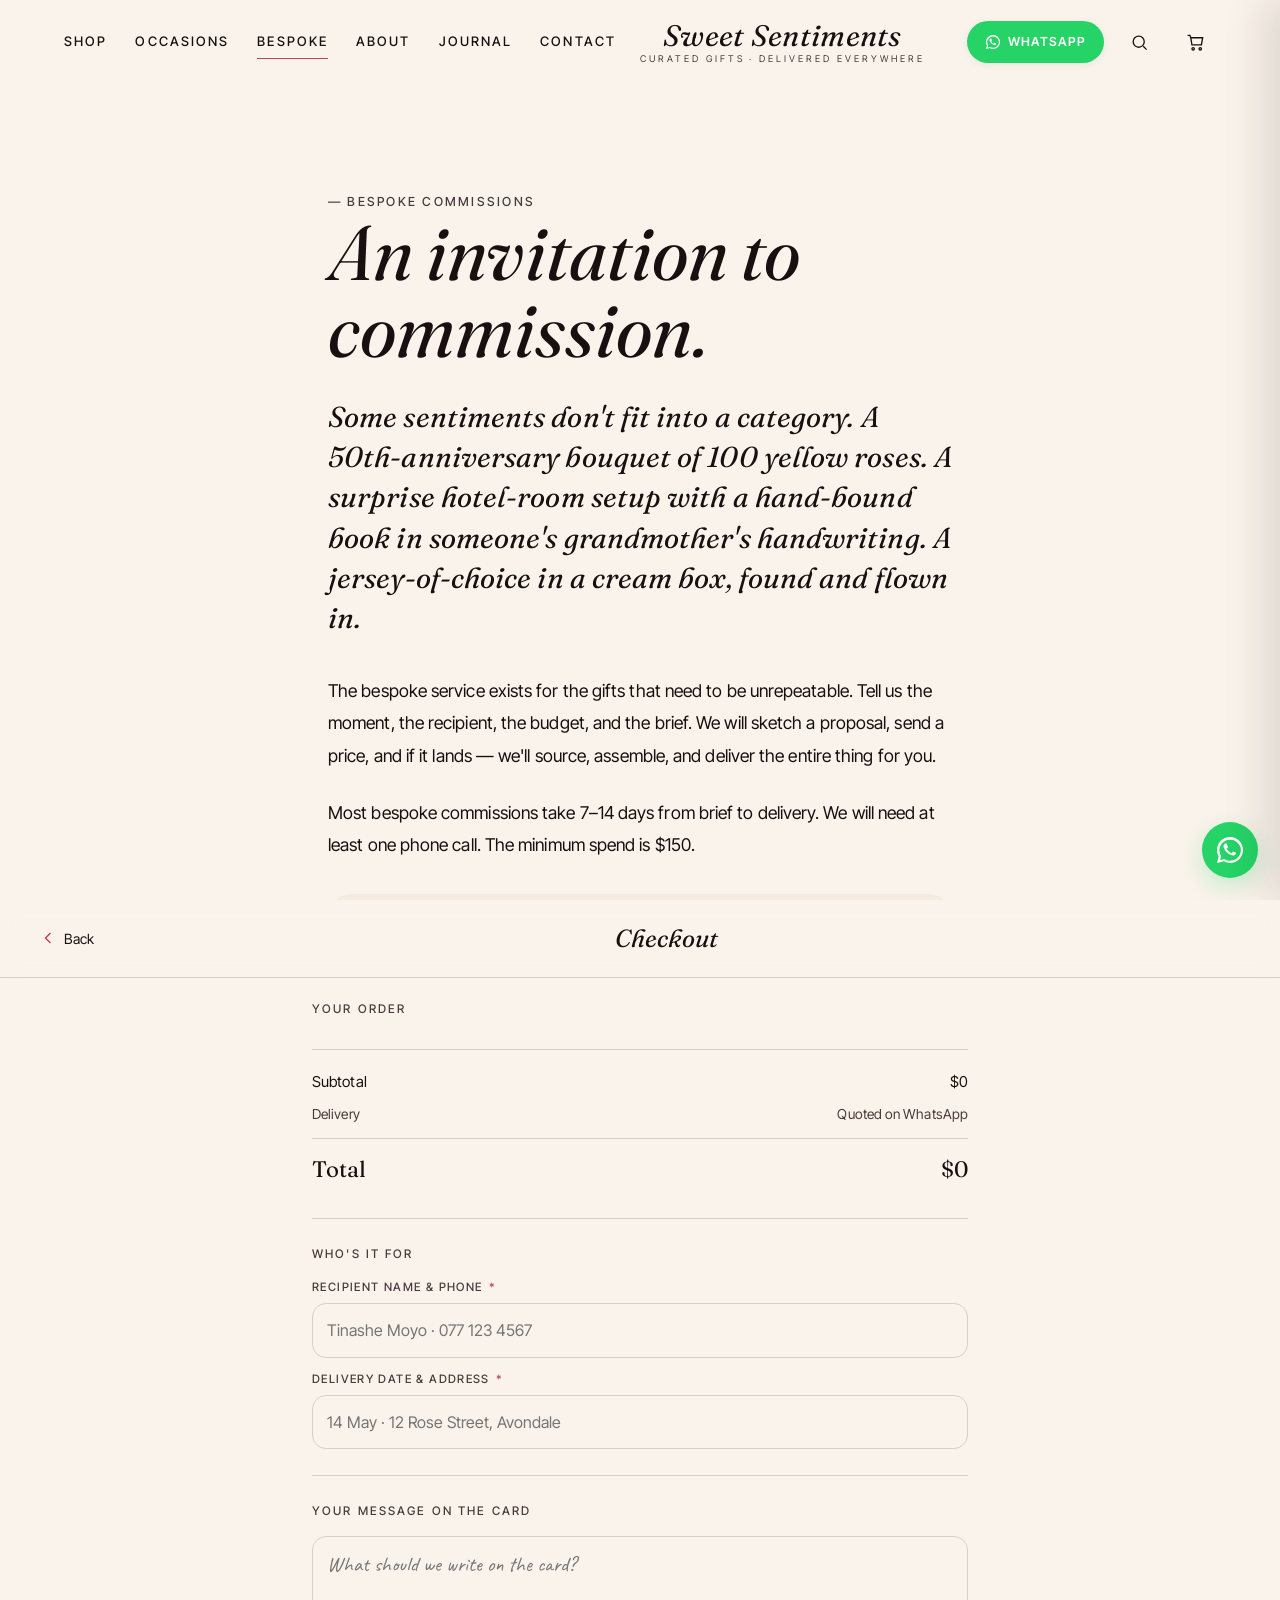
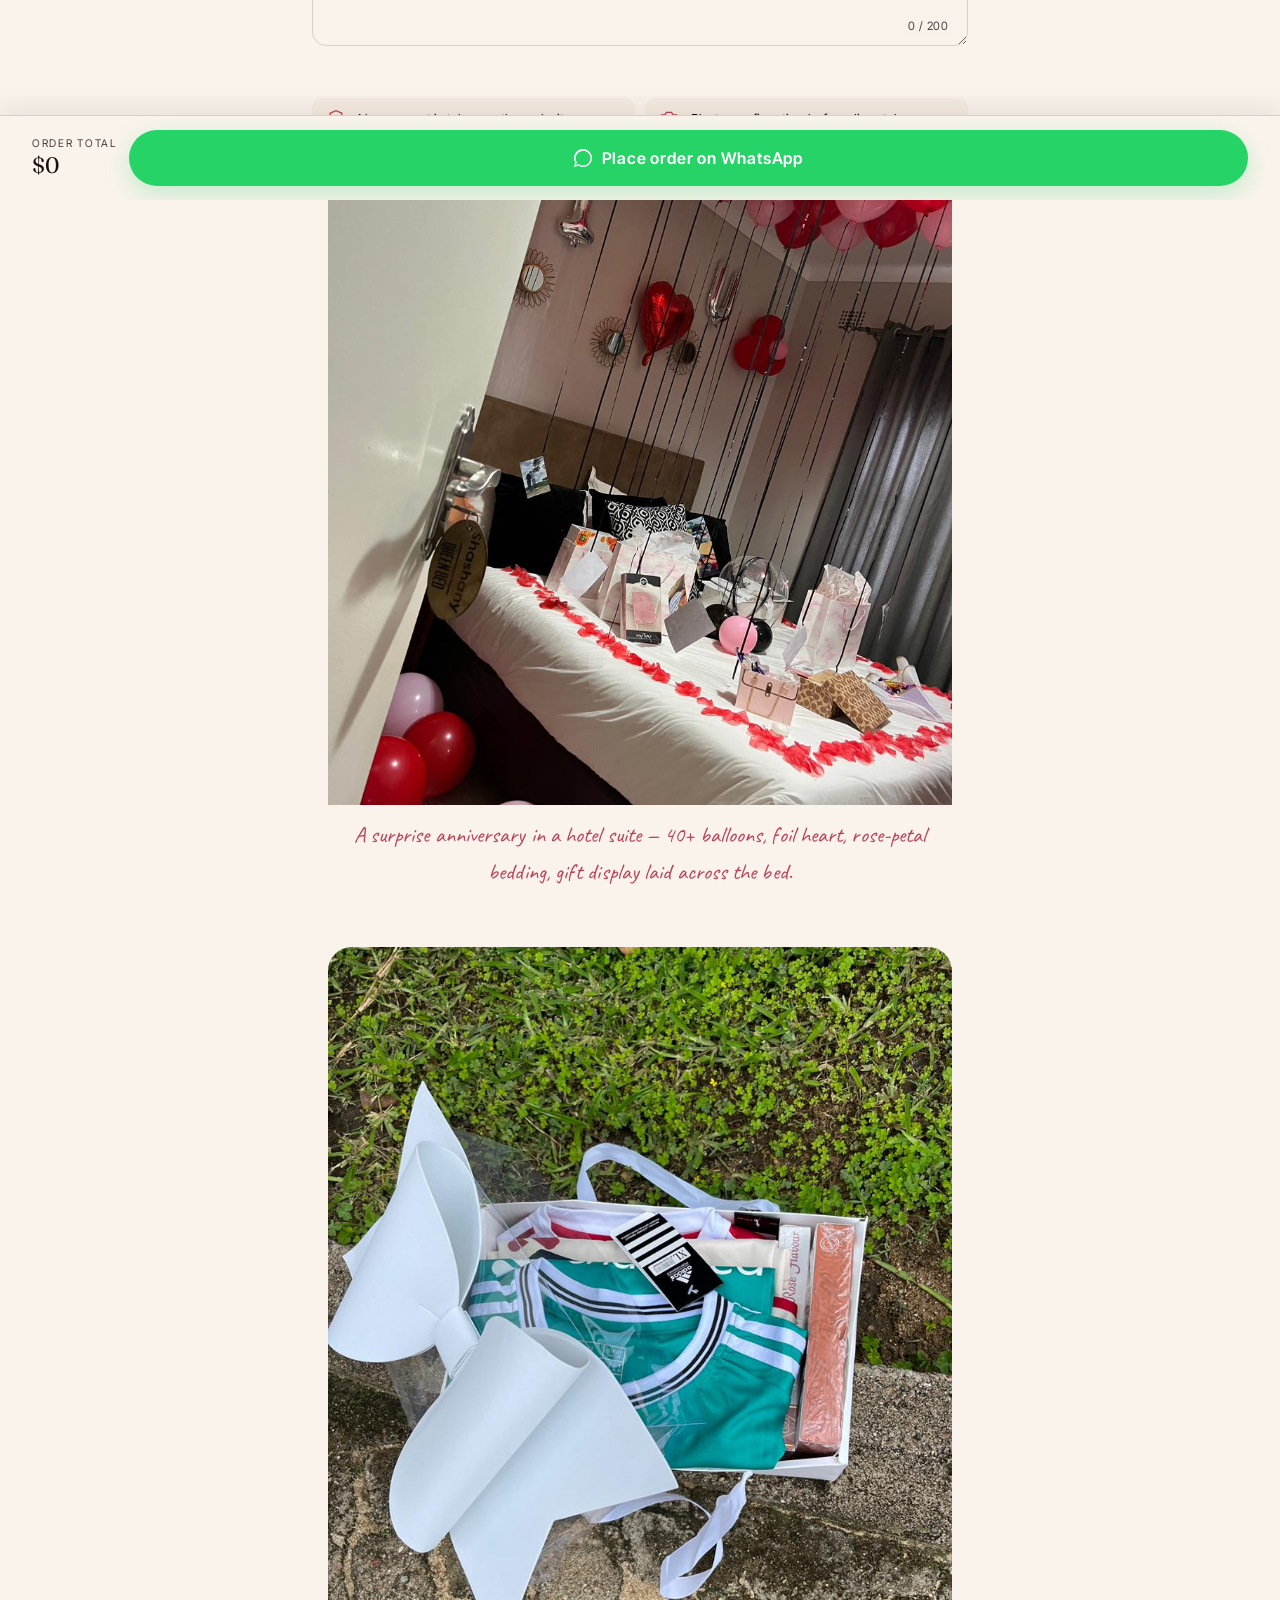
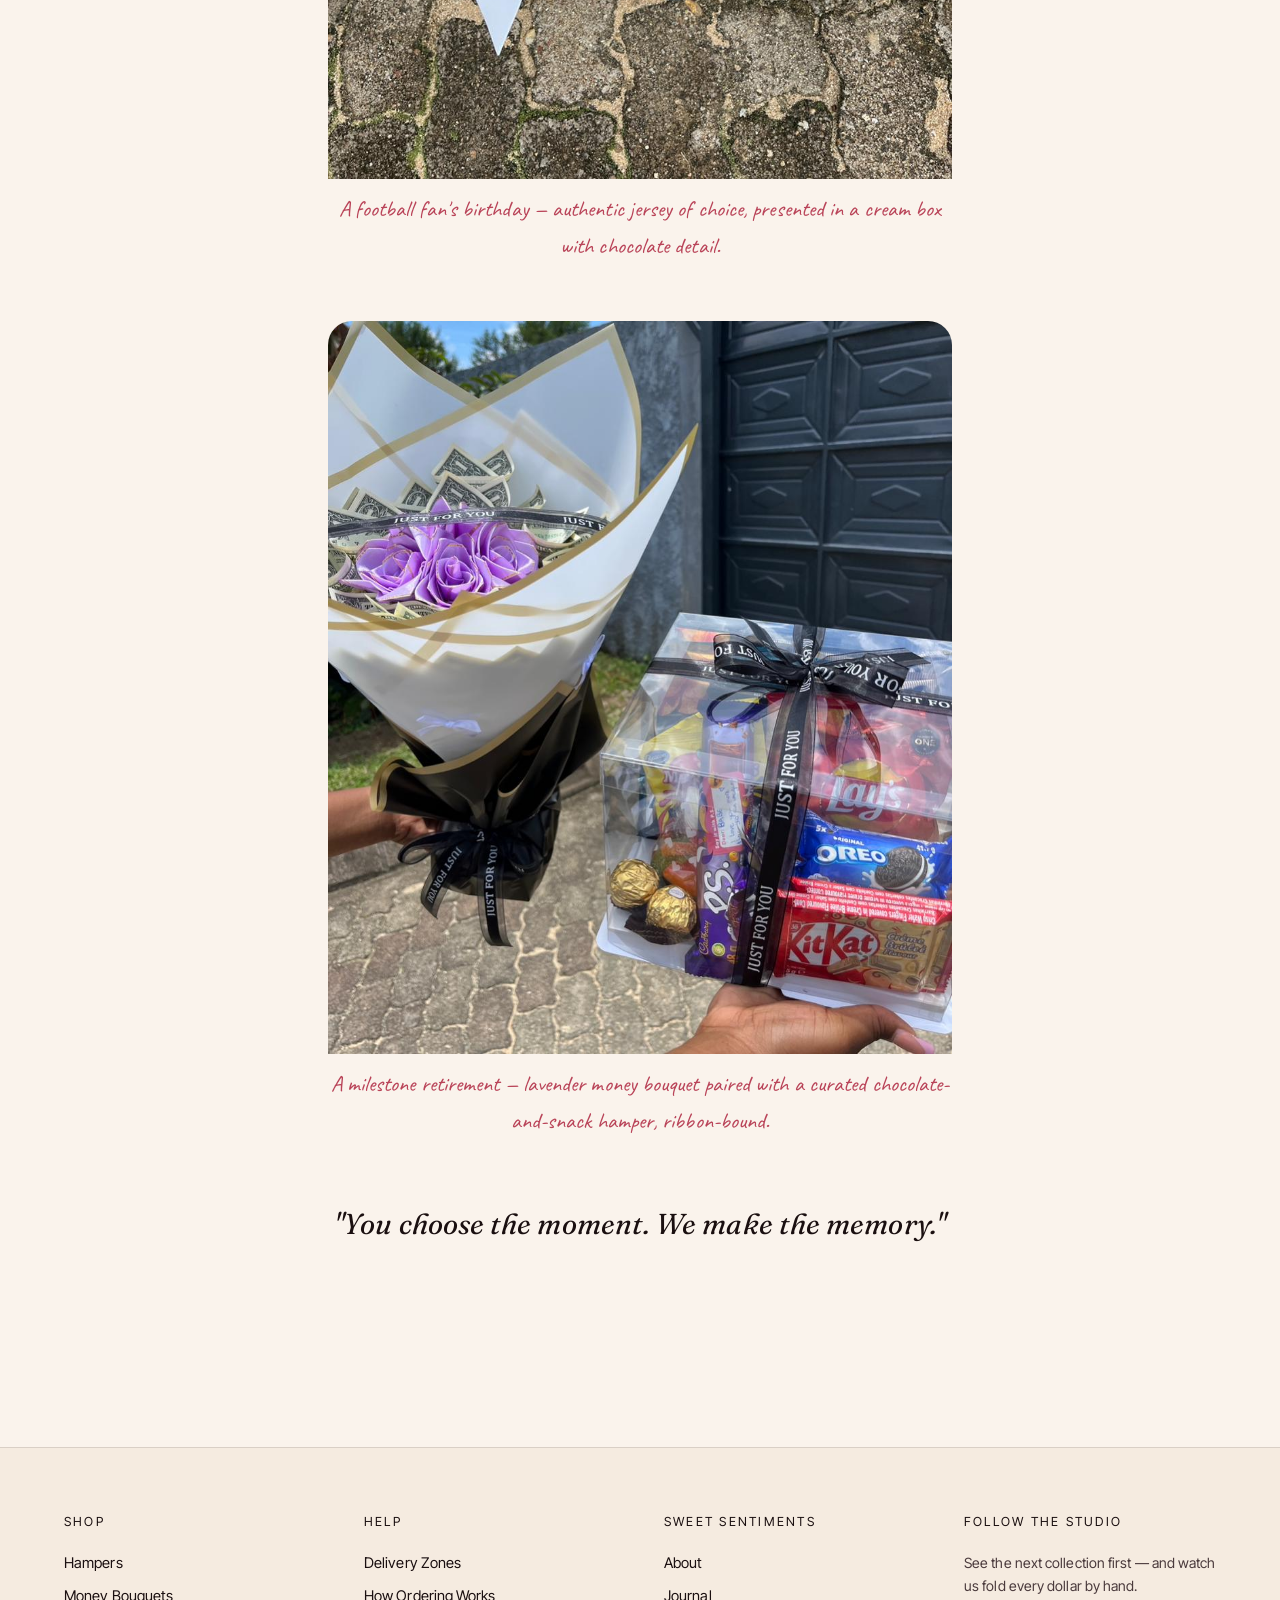
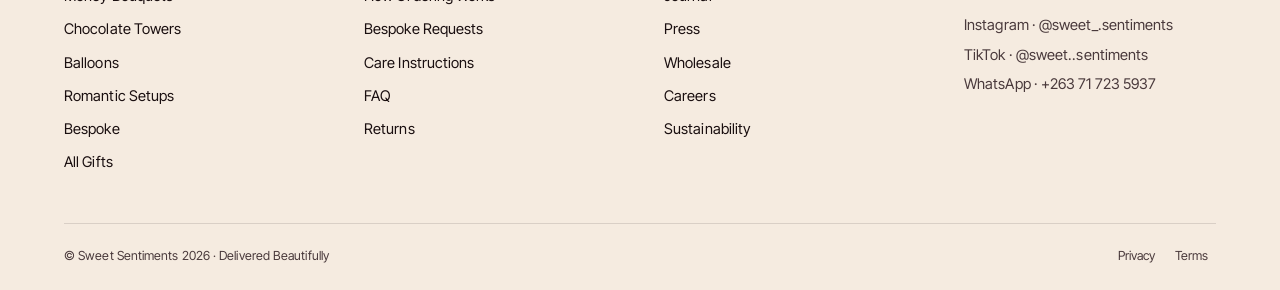
<file: bespoke.html>
<!DOCTYPE html>
<html lang="en">
<head>
  <meta charset="UTF-8">
  <meta name="viewport" content="width=device-width, initial-scale=1.0">
  <title>Bespoke — Sweet Sentiments</title>
  <meta name="description" content="Commission a bespoke Sweet Sentiments gift. Tell us the moment, we'll do the rest — delivered wherever you need it.">

  <link rel="preconnect" href="https://fonts.googleapis.com">
  <link rel="preconnect" href="https://fonts.gstatic.com" crossorigin>
  <link href="https://fonts.googleapis.com/css2?family=Caveat:wght@400;600&family=Fraunces:ital,opsz,wght@0,9..144,400;0,9..144,500;0,9..144,600;1,9..144,400;1,9..144,500&family=Inter+Tight:wght@400;500;600;700&display=swap" rel="stylesheet">

  <link rel="stylesheet" href="assets/css/tokens.css?v=12">
  <link rel="stylesheet" href="assets/css/base.css?v=12">
  <link rel="stylesheet" href="assets/css/components.css?v=12">
  <link rel="stylesheet" href="assets/css/pages.css?v=12">
</head>
<body>

  <section class="section">
    <div class="container-essay essay">
      <span class="eyebrow">— Bespoke commissions</span>
      <h1>An invitation to commission.</h1>
      <p class="lead">Some sentiments don't fit into a category. A 50th-anniversary bouquet of 100 yellow roses. A surprise hotel-room setup with a hand-bound book in someone's grandmother's handwriting. A jersey-of-choice in a cream box, found and flown in.</p>
      <p>The bespoke service exists for the gifts that need to be unrepeatable. Tell us the moment, the recipient, the budget, and the brief. We will sketch a proposal, send a price, and if it lands — we'll source, assemble, and deliver the entire thing for you.</p>
      <p>Most bespoke commissions take 7–14 days from brief to delivery. We will need at least one phone call. The minimum spend is $150.</p>

      <form class="bespoke-form" id="bespoke" onsubmit="event.preventDefault(); submitBespoke();">
        <div class="row-2">
          <div class="field">
            <label>Your name</label>
            <input type="text" name="name" required placeholder="Your name">
          </div>
          <div class="field">
            <label>WhatsApp number</label>
            <input type="tel" name="phone" required placeholder="+263...">
          </div>
        </div>
        <div class="row-2">
          <div class="field">
            <label>Occasion</label>
            <input type="text" name="occasion" placeholder="50th anniversary, surprise proposal, etc.">
          </div>
          <div class="field">
            <label>Budget range (USD)</label>
            <select name="budget">
              <option>$150 – $300</option>
              <option>$300 – $600</option>
              <option>$600 – $1,200</option>
              <option>$1,200+</option>
              <option>Open / Advise me</option>
            </select>
          </div>
        </div>
        <div class="field">
          <label>What you have in mind</label>
          <textarea name="idea" rows="6" required placeholder="Tell us the story. The recipient, the moment, anything you'd love us to include."></textarea>
        </div>
        <button class="btn btn-whatsapp btn-lg" type="submit">
          <svg viewBox="0 0 24 24" fill="currentColor" width="18" height="18"><path d="M20.5 3.5A11.7 11.7 0 0 0 12 0C5.4 0 0 5.4 0 12c0 2.1.5 4.1 1.6 5.9L0 24l6.3-1.6A11.9 11.9 0 0 0 12 24c6.6 0 12-5.4 12-12 0-3.2-1.2-6.2-3.5-8.5zM12 22a10 10 0 0 1-5.1-1.4l-.4-.2-3.7 1 1-3.6-.2-.4A9.9 9.9 0 1 1 22 12c0 5.5-4.5 10-10 10z"/></svg>
          Send the brief on WhatsApp
        </button>
      </form>

      <h2>Past commissions.</h2>

      <figure class="figure">
        <img src="assets/images/setup-room-balloons.jpeg" alt="Romantic room setup">
        <figcaption>A surprise anniversary in a hotel suite — 40+ balloons, foil heart, rose-petal bedding, gift display laid across the bed.</figcaption>
      </figure>

      <figure class="figure">
        <img src="assets/images/bespoke-jersey.jpeg" alt="Bespoke jersey gift">
        <figcaption>A football fan's birthday — authentic jersey of choice, presented in a cream box with chocolate detail.</figcaption>
      </figure>

      <figure class="figure">
        <img src="assets/images/money-bouquet-hamper-purple.jpeg" alt="Lavender money and hamper">
        <figcaption>A milestone retirement — lavender money bouquet paired with a curated chocolate-and-snack hamper, ribbon-bound.</figcaption>
      </figure>

      <p class="lead" style="text-align:center; margin-top:64px;">"You choose the moment. We make the memory."</p>
    </div>
  </section>

  <script>document.write('<script src="assets/js/products.js?t='+Date.now()+'"><\/script>')</script>
  <script src="assets/js/app.js?v=12"></script>
  <script>
    function submitBespoke() {
      const fd = new FormData(document.getElementById("bespoke"));
      const data = Object.fromEntries(fd.entries());
      window.open(SS.waBespoke(data), "_blank");
      SS.toast("Opening WhatsApp...");
    }
  </script>
</body>
</html>
</file>
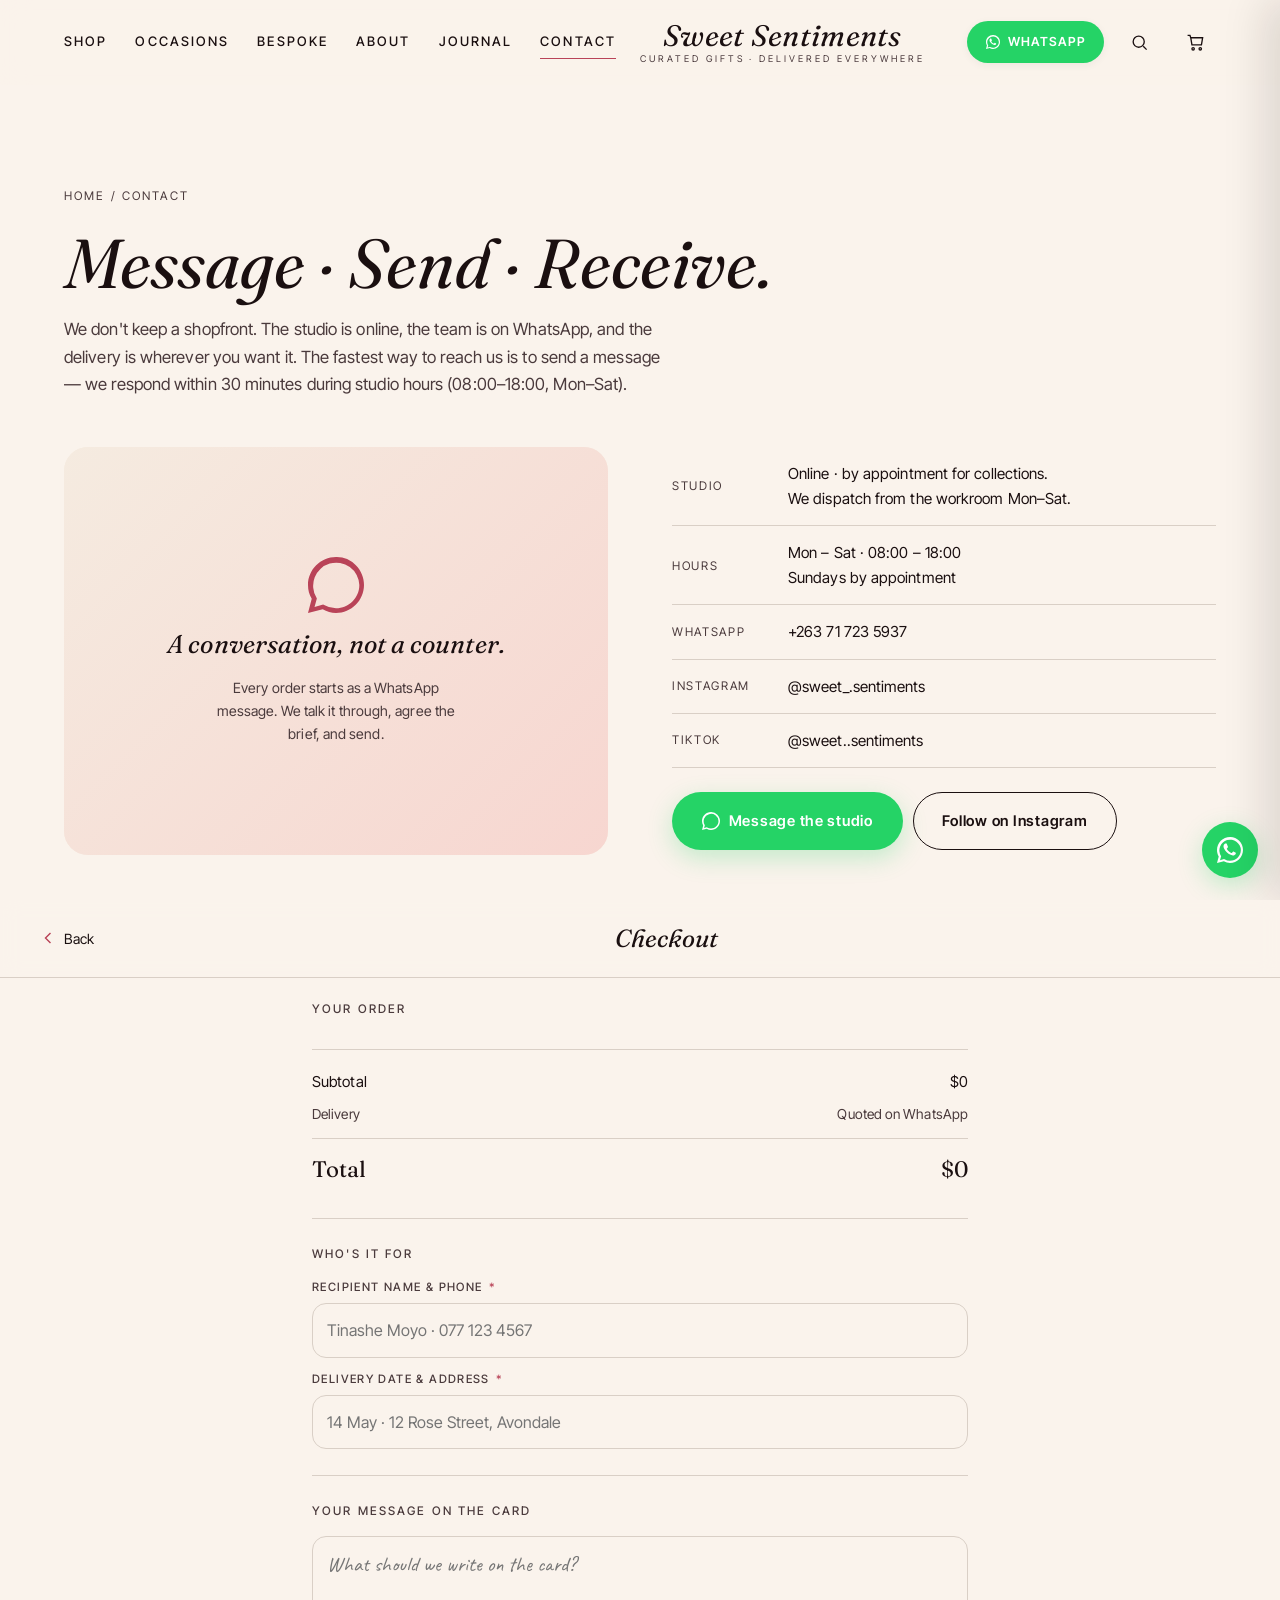
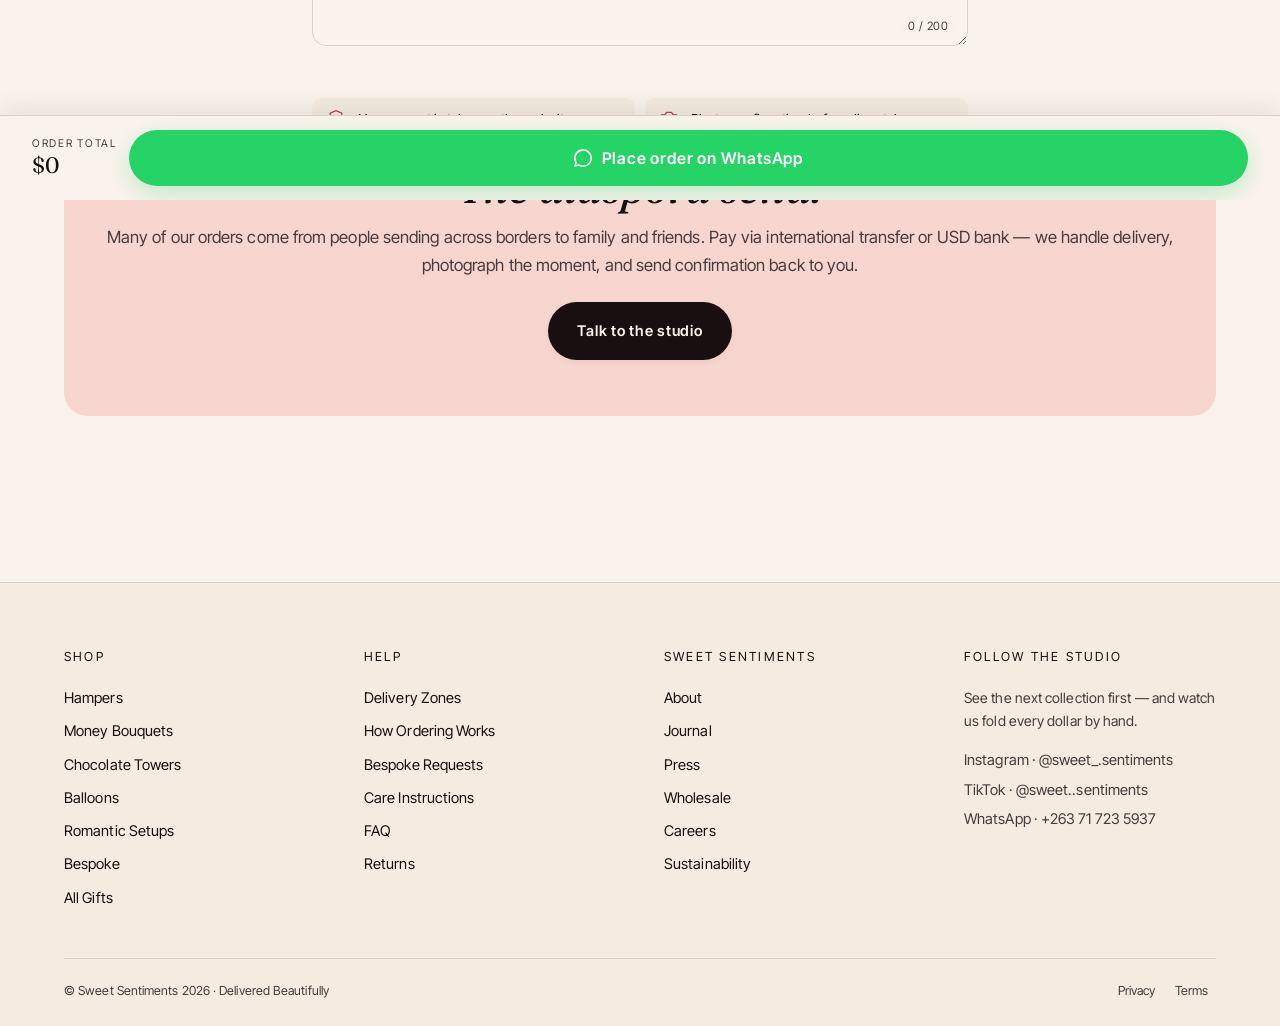
<file: contact.html>
<!DOCTYPE html>
<html lang="en">
<head>
  <meta charset="UTF-8">
  <meta name="viewport" content="width=device-width, initial-scale=1.0">
  <title>Contact — Sweet Sentiments</title>
  <meta name="description" content="Message or order from Sweet Sentiments. WhatsApp +263 71 723 5937. We deliver everywhere.">

  <link rel="preconnect" href="https://fonts.googleapis.com">
  <link rel="preconnect" href="https://fonts.gstatic.com" crossorigin>
  <link href="https://fonts.googleapis.com/css2?family=Caveat:wght@400;600&family=Fraunces:ital,opsz,wght@0,9..144,400;0,9..144,500;0,9..144,600;1,9..144,400;1,9..144,500&family=Inter+Tight:wght@400;500;600;700&display=swap" rel="stylesheet">

  <link rel="stylesheet" href="assets/css/tokens.css?v=12">
  <link rel="stylesheet" href="assets/css/base.css?v=12">
  <link rel="stylesheet" href="assets/css/components.css?v=12">
  <link rel="stylesheet" href="assets/css/pages.css?v=12">
</head>
<body>

  <section class="section">
    <div class="container">
      <div class="collection-hero" style="padding:0;">
        <div class="breadcrumb">Home / Contact</div>
        <h1>Message · Send · Receive.</h1>
        <p class="intro">We don't keep a shopfront. The studio is online, the team is on WhatsApp, and the delivery is wherever you want it. The fastest way to reach us is to send a message — we respond within 30 minutes during studio hours (08:00–18:00, Mon–Sat).</p>
      </div>

      <div class="contact-grid" style="margin-top: 48px;">
        <div class="map-frame">
          <div style="position: absolute; inset: 0; background:
            linear-gradient(135deg, var(--cream-2) 0%, var(--blush) 100%);
            display: flex; align-items: center; justify-content: center; flex-direction: column; gap: 16px; padding: 24px; text-align: center;">
            <svg width="56" height="56" viewBox="0 0 24 24" fill="var(--rouge)">
              <path d="M20.5 3.5A11.7 11.7 0 0 0 12 0C5.4 0 0 5.4 0 12c0 2.1.5 4.1 1.6 5.9L0 24l6.3-1.6A11.9 11.9 0 0 0 12 24c6.6 0 12-5.4 12-12 0-3.2-1.2-6.2-3.5-8.5zM12 22a10 10 0 0 1-5.1-1.4l-.4-.2-3.7 1 1-3.6-.2-.4A9.9 9.9 0 1 1 22 12c0 5.5-4.5 10-10 10z"/>
            </svg>
            <div style="font-family: var(--font-display); font-style: italic; font-size: 1.6rem; line-height: 1.2;">A conversation, not a counter.</div>
            <div style="font-size: 0.88rem; color: var(--ink-soft); max-width: 32ch;">Every order starts as a WhatsApp message. We talk it through, agree the brief, and send.</div>
          </div>
        </div>

        <div class="contact-info">
          <div class="row">
            <div class="lbl">Studio</div>
            <div>Online · by appointment for collections.<br>We dispatch from the workroom Mon–Sat.</div>
          </div>
          <div class="row">
            <div class="lbl">Hours</div>
            <div>Mon – Sat · 08:00 – 18:00<br>Sundays by appointment</div>
          </div>
          <div class="row">
            <div class="lbl">WhatsApp</div>
            <div><a href="https://wa.me/263717235937" target="_blank" rel="noopener">+263 71 723 5937</a></div>
          </div>
          <div class="row">
            <div class="lbl">Instagram</div>
            <div><a href="https://www.instagram.com/sweet_.sentiments" target="_blank" rel="noopener">@sweet_.sentiments</a></div>
          </div>
          <div class="row">
            <div class="lbl">TikTok</div>
            <div><a href="https://www.tiktok.com/@sweet..sentiments" target="_blank" rel="noopener">@sweet..sentiments</a></div>
          </div>

          <div style="display:flex; gap:10px; margin-top:24px; flex-wrap:wrap;">
            <a class="btn btn-whatsapp" href="https://wa.me/263717235937?text=Hi%20Sweet%20Sentiments%2C%20I%27d%20like%20to%20ask%20about%20a%20gift." target="_blank" rel="noopener">
              <svg viewBox="0 0 24 24" fill="currentColor" width="18" height="18"><path d="M20.5 3.5A11.7 11.7 0 0 0 12 0C5.4 0 0 5.4 0 12c0 2.1.5 4.1 1.6 5.9L0 24l6.3-1.6A11.9 11.9 0 0 0 12 24c6.6 0 12-5.4 12-12 0-3.2-1.2-6.2-3.5-8.5zM12 22a10 10 0 0 1-5.1-1.4l-.4-.2-3.7 1 1-3.6-.2-.4A9.9 9.9 0 1 1 22 12c0 5.5-4.5 10-10 10z"/></svg>
              Message the studio
            </a>
            <a class="btn btn-ghost" href="https://www.instagram.com/sweet_.sentiments" target="_blank" rel="noopener">Follow on Instagram</a>
          </div>
        </div>
      </div>

      <div style="margin-top: 96px;">
        <div class="section-head">
          <span class="eyebrow">— Delivery</span>
          <h2 class="h2-italic" style="margin-top:8px;">We deliver everywhere.</h2>
        </div>
        <p style="max-width: 60ch; color: var(--ink-soft); margin-bottom: 32px;">Wherever the gift is heading — across the street, across the country, across borders — we'll get it there. Same-day where local hand-delivery is feasible; vetted couriers and international shipping for everywhere else. We quote per destination so you only pay for the route the gift actually takes.</p>

        <table class="zones-table">
          <thead>
            <tr><th>Type</th><th>Window</th><th>Fee</th></tr>
          </thead>
          <tbody>
            <tr><td>Local hand-delivery</td><td>Same-day before 6pm</td><td>Free over $80, otherwise from $3</td></tr>
            <tr><td>Regional courier</td><td>Next-day to 2 days</td><td>Quoted on WhatsApp</td></tr>
            <tr><td>Domestic courier</td><td>2–3 days</td><td>From $10</td></tr>
            <tr><td>International shipping</td><td>3–7 days</td><td>From $25 — quote per route</td></tr>
            <tr><td>On-site setup (romantic surprise)</td><td>By appointment</td><td>From $80 setup fee</td></tr>
          </tbody>
        </table>

        <p style="margin-top: 24px; font-size: 0.92rem; color: var(--ink-soft);">Same-day dispatch requires the order to be confirmed and paid before 2pm. For couriered or international orders, we send a tracking link the moment the parcel leaves us.</p>
      </div>

      <div class="bespoke-nudge" style="margin-top: 80px;">
        <span class="script" style="display:block; margin-bottom:12px;">— ordering from abroad?</span>
        <h2>The diaspora send.</h2>
        <p>Many of our orders come from people sending across borders to family and friends. Pay via international transfer or USD bank — we handle delivery, photograph the moment, and send confirmation back to you.</p>
        <a class="btn btn-ink" href="https://wa.me/263717235937?text=Hi%20Sweet%20Sentiments%2C%20I%27m%20sending%20from%20abroad%20and%20would%20like%20your%20help." target="_blank" rel="noopener">Talk to the studio</a>
      </div>
    </div>
  </section>

  <script>document.write('<script src="assets/js/products.js?t='+Date.now()+'"><\/script>')</script>
  <script src="assets/js/app.js?v=12"></script>
</body>
</html>
</file>
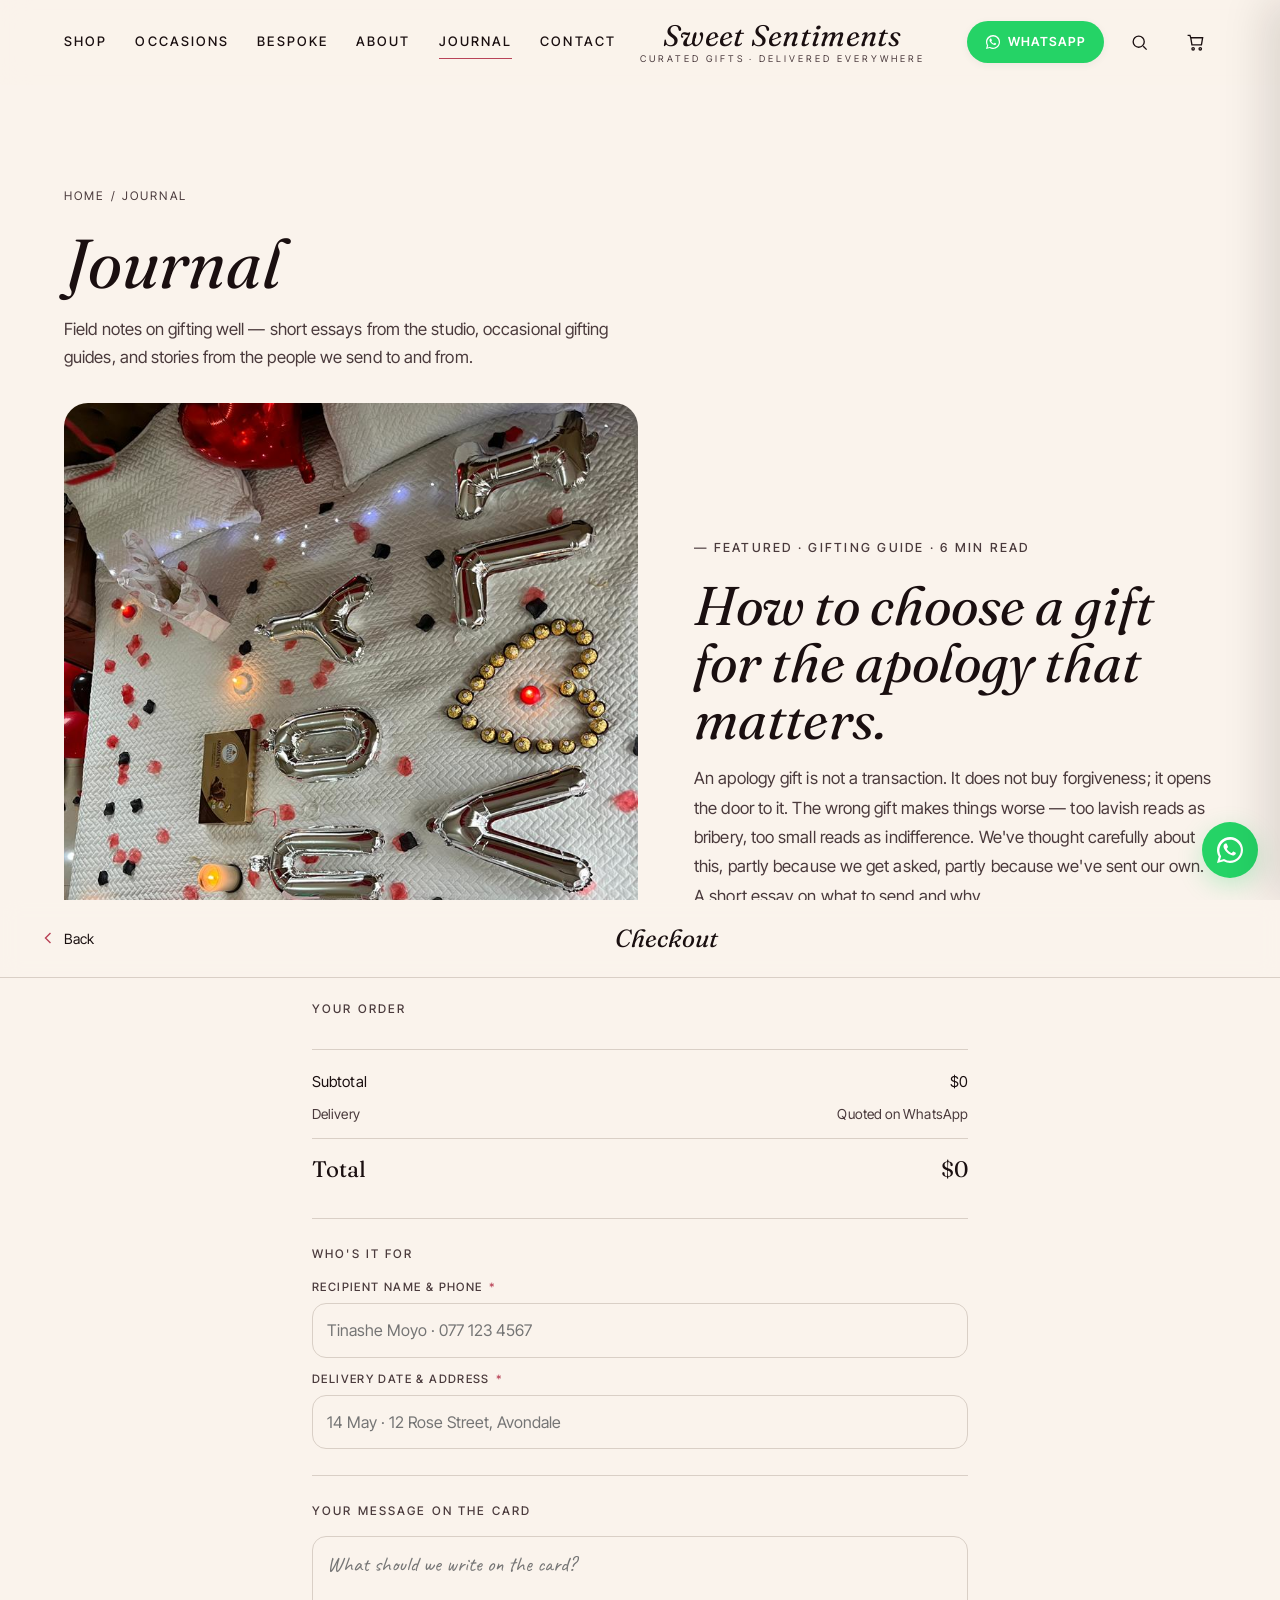
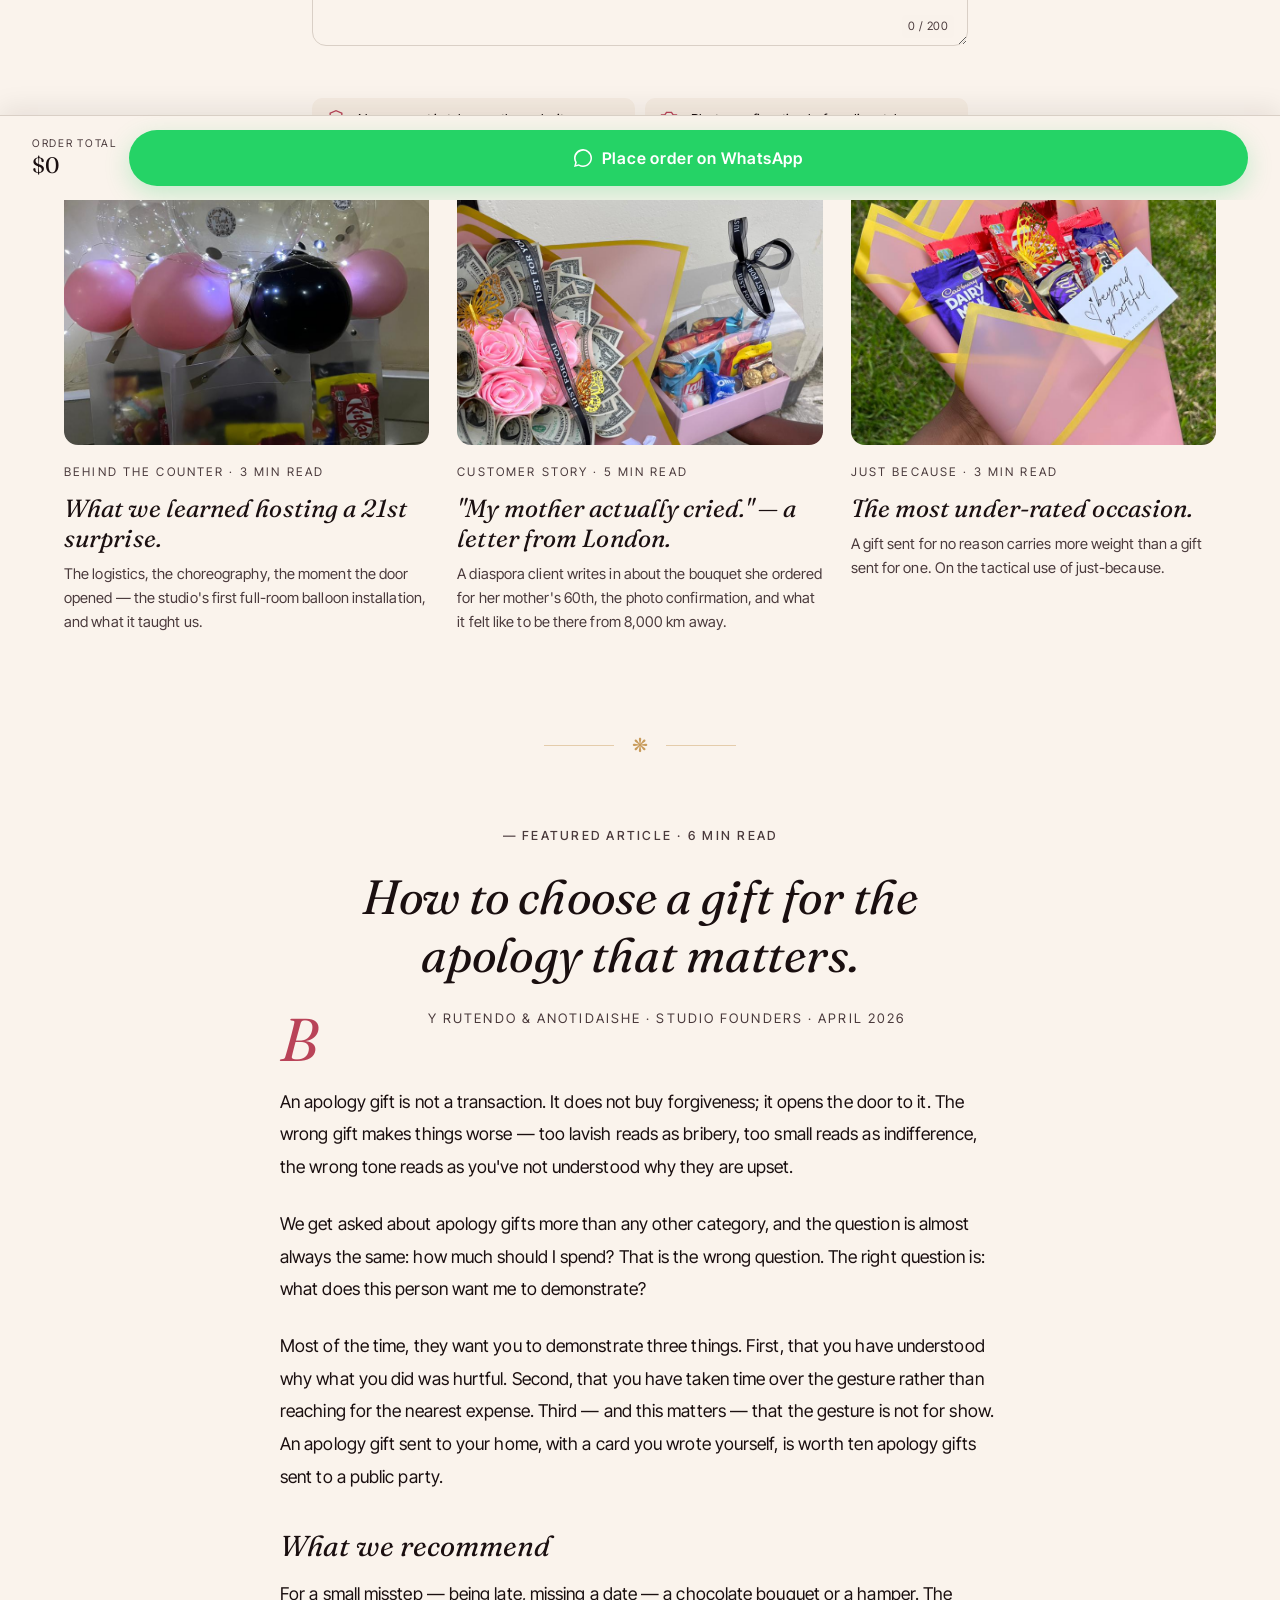
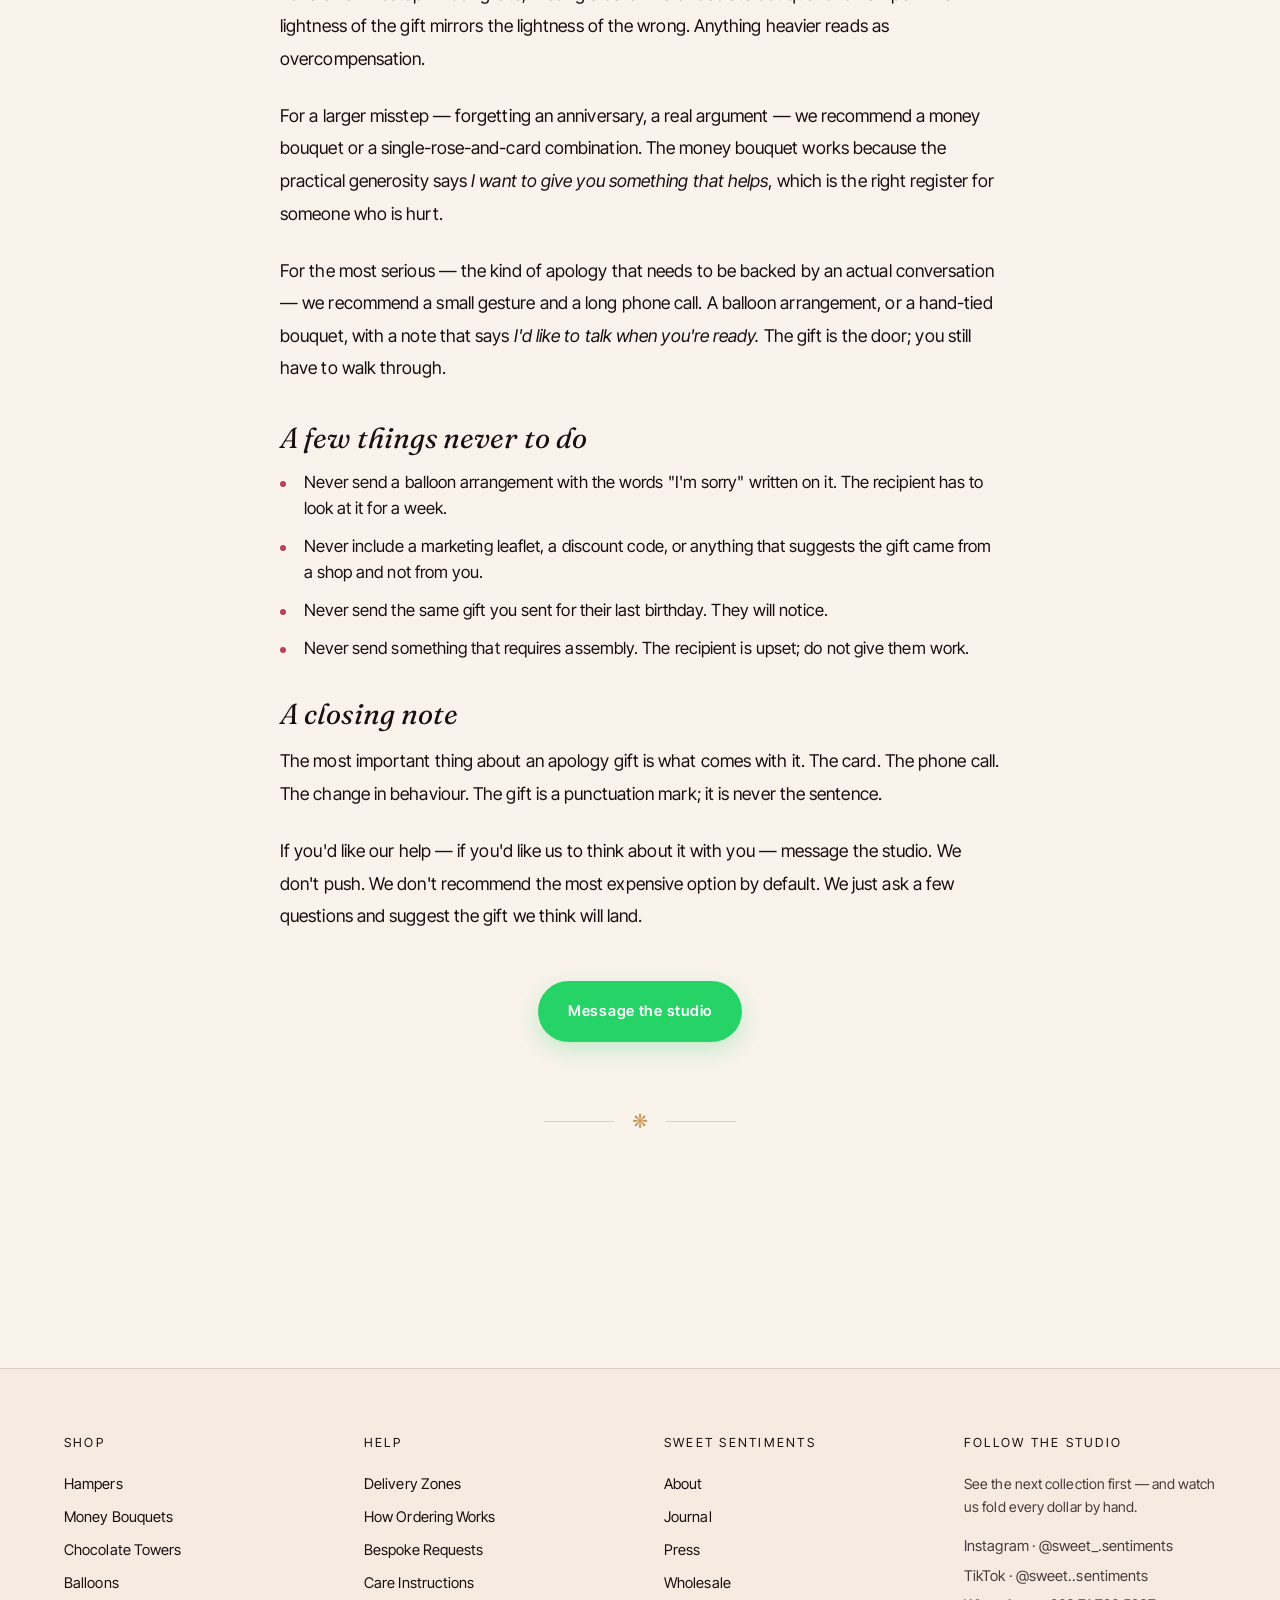
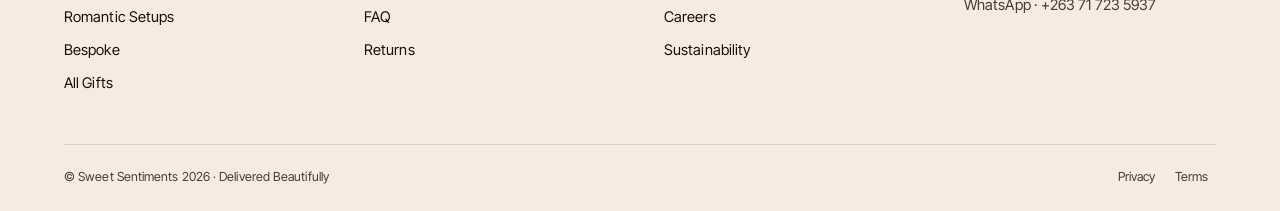
<file: journal.html>
<!DOCTYPE html>
<html lang="en">
<head>
  <meta charset="UTF-8">
  <meta name="viewport" content="width=device-width, initial-scale=1.0">
  <title>Journal — Sweet Sentiments</title>
  <meta name="description" content="Field notes on gifting well — guides, studio stories, and customer letters from Sweet Sentiments.">

  <link rel="preconnect" href="https://fonts.googleapis.com">
  <link rel="preconnect" href="https://fonts.gstatic.com" crossorigin>
  <link href="https://fonts.googleapis.com/css2?family=Caveat:wght@400;600&family=Fraunces:ital,opsz,wght@0,9..144,400;0,9..144,500;0,9..144,600;1,9..144,400;1,9..144,500&family=Inter+Tight:wght@400;500;600;700&display=swap" rel="stylesheet">

  <link rel="stylesheet" href="assets/css/tokens.css?v=12">
  <link rel="stylesheet" href="assets/css/base.css?v=12">
  <link rel="stylesheet" href="assets/css/components.css?v=12">
  <link rel="stylesheet" href="assets/css/pages.css?v=12">
</head>
<body>

  <section class="section">
    <div class="container">

      <div class="collection-hero" style="padding: 0;">
        <div class="breadcrumb">Home / Journal</div>
        <h1>Journal</h1>
        <p class="intro">Field notes on gifting well — short essays from the studio, occasional gifting guides, and stories from the people we send to and from.</p>
      </div>

      <article class="featured-article">
        <div class="thumb"><img src="assets/images/setup-i-love-u.jpeg" alt="Apology gifting"></div>
        <div>
          <span class="eyebrow">— Featured · Gifting Guide · 6 min read</span>
          <h2>How to choose a gift for the apology that matters.</h2>
          <p style="font-size: 1.05rem; line-height: 1.75; color: var(--ink-soft); margin-bottom: 22px;">An apology gift is not a transaction. It does not buy forgiveness; it opens the door to it. The wrong gift makes things worse — too lavish reads as bribery, too small reads as indifference. We've thought carefully about this, partly because we get asked, partly because we've sent our own. A short essay on what to send and why.</p>
          <a href="#article" class="btn btn-ghost">Read the article</a>
        </div>
      </article>

      <div class="divider-flower">❋</div>

      <div class="journal-grid">
        <a class="article-card" href="#">
          <div class="thumb"><img src="assets/images/money-bouquet-purple.jpeg" alt=""></div>
          <div class="meta">Studio Notes · 4 min read</div>
          <h3>Why hand-tied roses still make people cry.</h3>
          <p>The economics of cut flowers say one thing. The receiving moment says another. A short essay on craftsmanship and slowness.</p>
        </a>
        <a class="article-card" href="#">
          <div class="thumb"><img src="assets/images/chocolate-tower-cadbury.jpeg" alt=""></div>
          <div class="meta">Culture · 5 min read</div>
          <h3>On the quiet etiquette of giving money.</h3>
          <p>What a gift means here, the etiquette around money, and why we don't apologise for handing over an envelope.</p>
        </a>
        <a class="article-card" href="#">
          <div class="thumb"><img src="assets/images/hamper-ferrero-roses.jpeg" alt=""></div>
          <div class="meta">Gifting Guide · 7 min read</div>
          <h3>The anniversary gift, by the year.</h3>
          <p>Year one differs from year ten differs from year twenty-five. A field guide to the gestures we recommend at each milestone.</p>
        </a>
        <a class="article-card" href="#">
          <div class="thumb"><img src="assets/images/balloon-pink-trio.jpeg" alt=""></div>
          <div class="meta">Behind the Counter · 3 min read</div>
          <h3>What we learned hosting a 21st surprise.</h3>
          <p>The logistics, the choreography, the moment the door opened — the studio's first full-room balloon installation, and what it taught us.</p>
        </a>
        <a class="article-card" href="#">
          <div class="thumb"><img src="assets/images/money-bouquet-hamper-pink.jpeg" alt=""></div>
          <div class="meta">Customer Story · 5 min read</div>
          <h3>"My mother actually cried." — a letter from London.</h3>
          <p>A diaspora client writes in about the bouquet she ordered for her mother's 60th, the photo confirmation, and what it felt like to be there from 8,000 km away.</p>
        </a>
        <a class="article-card" href="#">
          <div class="thumb"><img src="assets/images/chocolate-bouquet-pink.jpeg" alt=""></div>
          <div class="meta">Just Because · 3 min read</div>
          <h3>The most under-rated occasion.</h3>
          <p>A gift sent for no reason carries more weight than a gift sent for one. On the tactical use of just-because.</p>
        </a>
      </div>

      <article id="article" class="essay dropcap" style="margin-top: 96px; max-width: 720px; margin-inline: auto;">
        <div class="divider-flower">❋</div>
        <span class="eyebrow" style="display:block; text-align:center;">— Featured Article · 6 min read</span>
        <h2 style="text-align: center; font-family: var(--font-display); font-style: italic; font-size: clamp(2rem, 4.5vw, 3rem); margin: 22px 0;">How to choose a gift for the apology that matters.</h2>
        <p style="text-align:center; color: var(--ink-soft); font-size: .82rem; letter-spacing: 0.16em; text-transform: uppercase;">By Rutendo & Anotidaishe · Studio Founders · April 2026</p>

        <div style="margin-top: 56px;"></div>

        <p>An apology gift is not a transaction. It does not buy forgiveness; it opens the door to it. The wrong gift makes things worse — too lavish reads as bribery, too small reads as indifference, the wrong tone reads as you've not understood why they are upset.</p>

        <p>We get asked about apology gifts more than any other category, and the question is almost always the same: how much should I spend? That is the wrong question. The right question is: what does this person want me to demonstrate?</p>

        <p>Most of the time, they want you to demonstrate three things. First, that you have understood why what you did was hurtful. Second, that you have taken time over the gesture rather than reaching for the nearest expense. Third — and this matters — that the gesture is not for show. An apology gift sent to your home, with a card you wrote yourself, is worth ten apology gifts sent to a public party.</p>

        <h2 style="font-family: var(--font-display); font-style: italic; font-size: 1.8rem; margin: 36px 0 14px;">What we recommend</h2>

        <p>For a small misstep — being late, missing a date — a chocolate bouquet or a hamper. The lightness of the gift mirrors the lightness of the wrong. Anything heavier reads as overcompensation.</p>

        <p>For a larger misstep — forgetting an anniversary, a real argument — we recommend a money bouquet or a single-rose-and-card combination. The money bouquet works because the practical generosity says <em>I want to give you something that helps</em>, which is the right register for someone who is hurt.</p>

        <p>For the most serious — the kind of apology that needs to be backed by an actual conversation — we recommend a small gesture and a long phone call. A balloon arrangement, or a hand-tied bouquet, with a note that says <em>I'd like to talk when you're ready.</em> The gift is the door; you still have to walk through.</p>

        <h2 style="font-family: var(--font-display); font-style: italic; font-size: 1.8rem; margin: 36px 0 14px;">A few things never to do</h2>

        <ul class="list-rouge">
          <li>Never send a balloon arrangement with the words "I'm sorry" written on it. The recipient has to look at it for a week.</li>
          <li>Never include a marketing leaflet, a discount code, or anything that suggests the gift came from a shop and not from you.</li>
          <li>Never send the same gift you sent for their last birthday. They will notice.</li>
          <li>Never send something that requires assembly. The recipient is upset; do not give them work.</li>
        </ul>

        <h2 style="font-family: var(--font-display); font-style: italic; font-size: 1.8rem; margin: 36px 0 14px;">A closing note</h2>

        <p>The most important thing about an apology gift is what comes with it. The card. The phone call. The change in behaviour. The gift is a punctuation mark; it is never the sentence.</p>

        <p>If you'd like our help — if you'd like us to think about it with you — message the studio. We don't push. We don't recommend the most expensive option by default. We just ask a few questions and suggest the gift we think will land.</p>

        <p style="text-align:center; margin-top:48px;"><a class="btn btn-whatsapp" href="https://wa.me/263717235937?text=Hi%20Sweet%20Sentiments%2C%20I%27m%20thinking%20about%20an%20apology%20gift%20and%20could%20use%20your%20advice." target="_blank" rel="noopener">Message the studio</a></p>

        <div class="divider-flower">❋</div>
      </article>
    </div>
  </section>

  <script>document.write('<script src="assets/js/products.js?t='+Date.now()+'"><\/script>')</script>
  <script src="assets/js/app.js?v=12"></script>
</body>
</html>
</file>
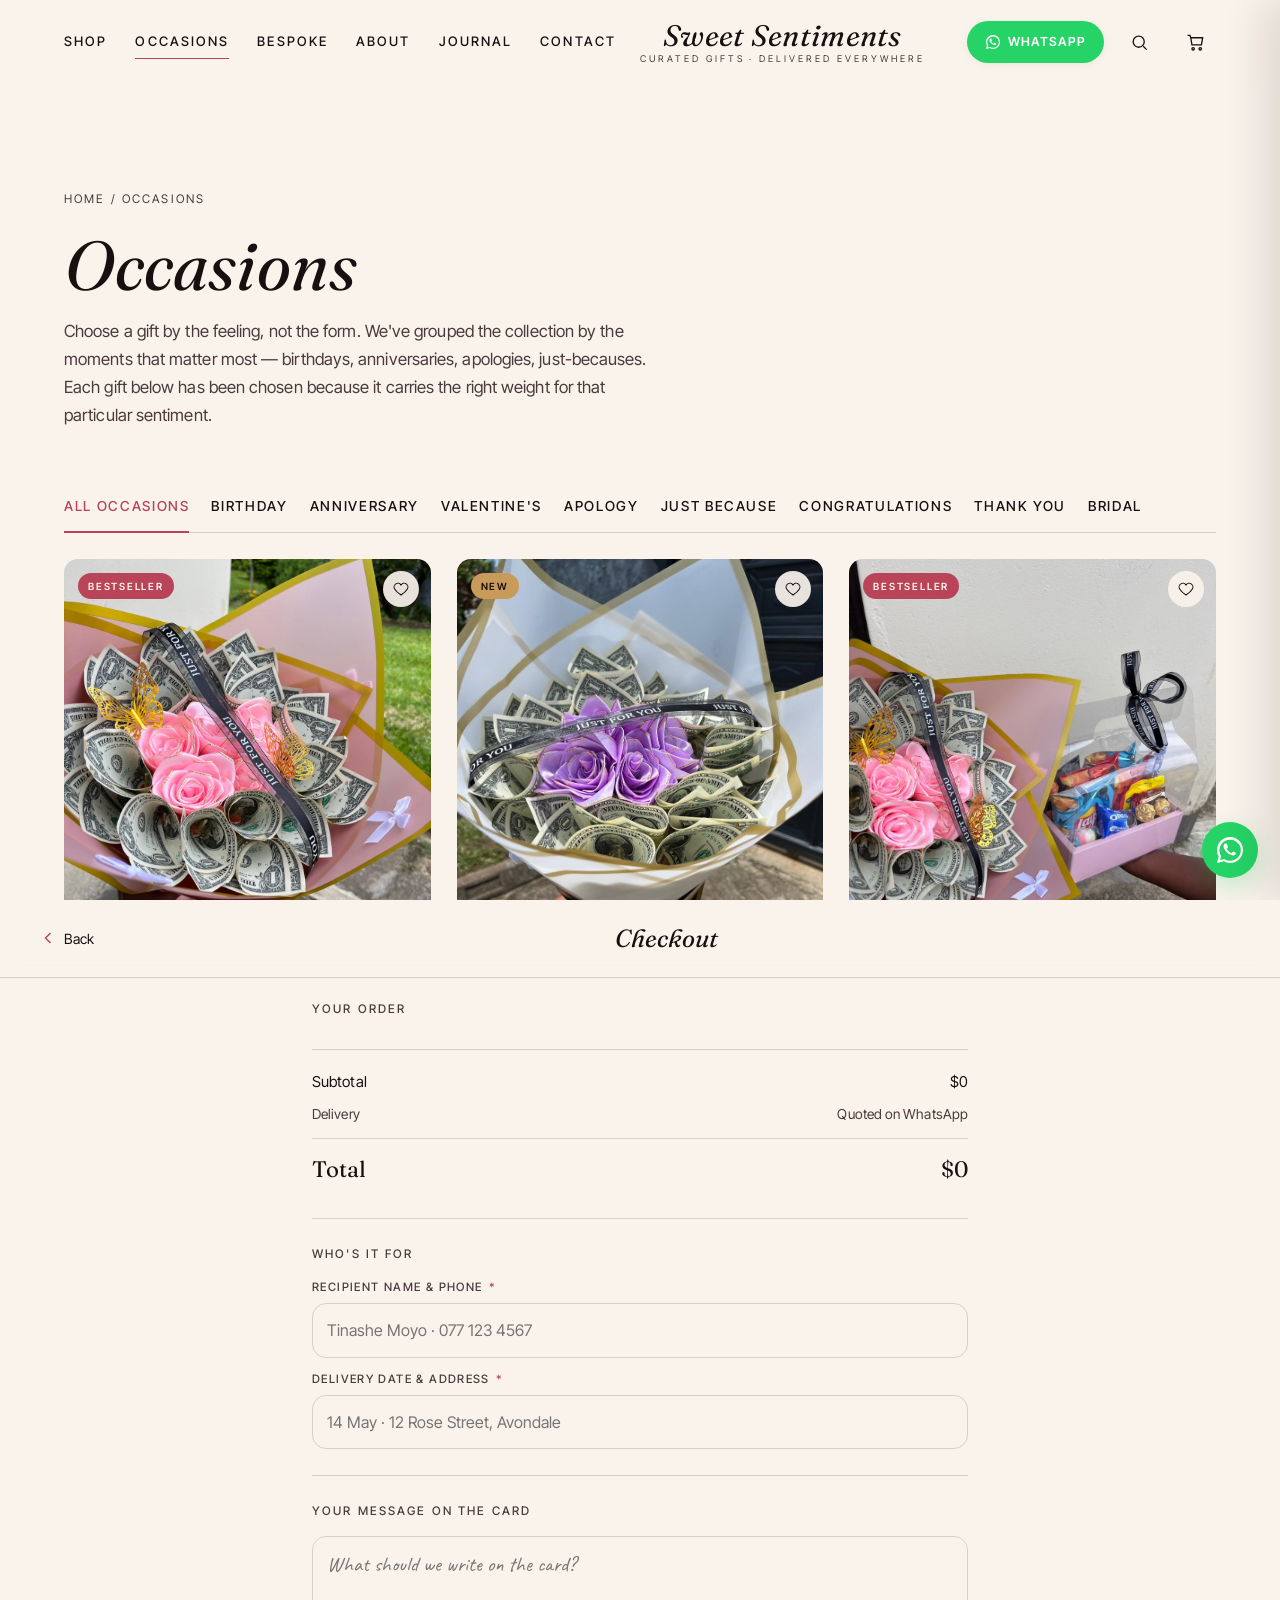
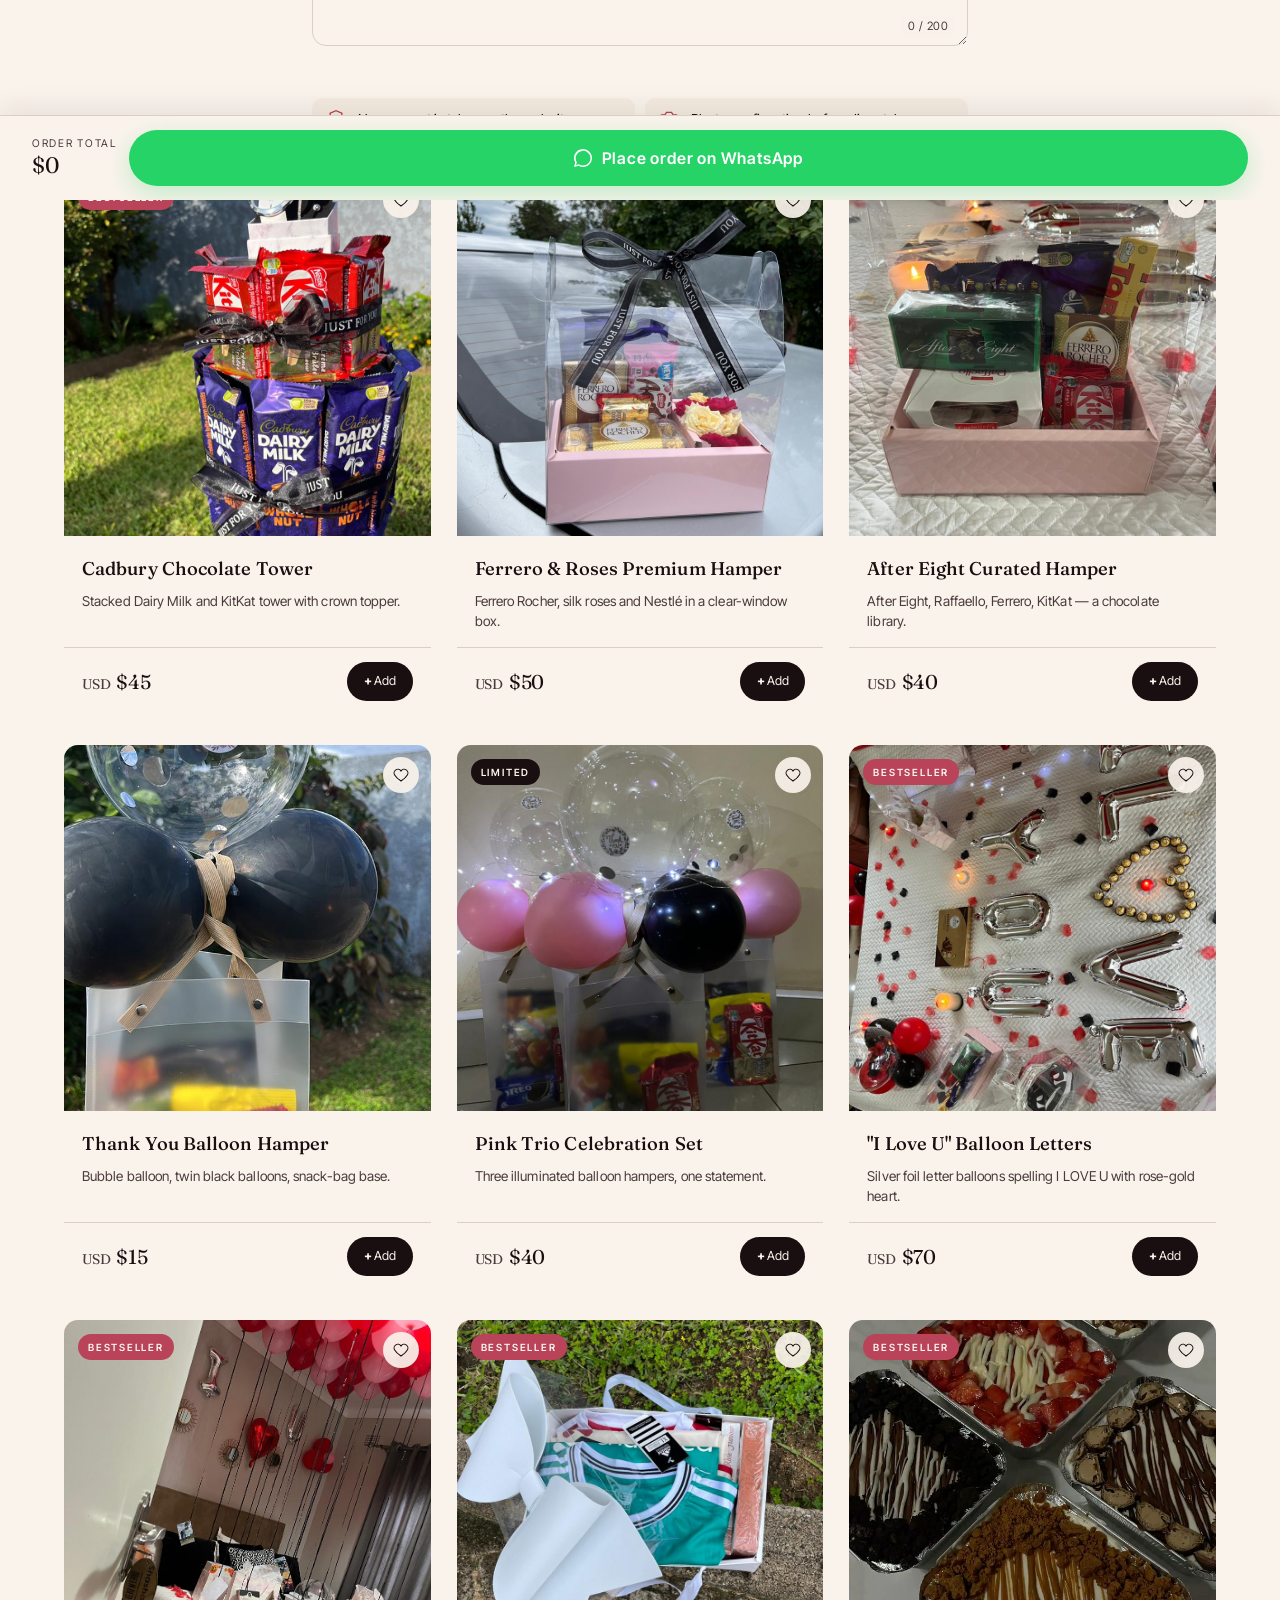
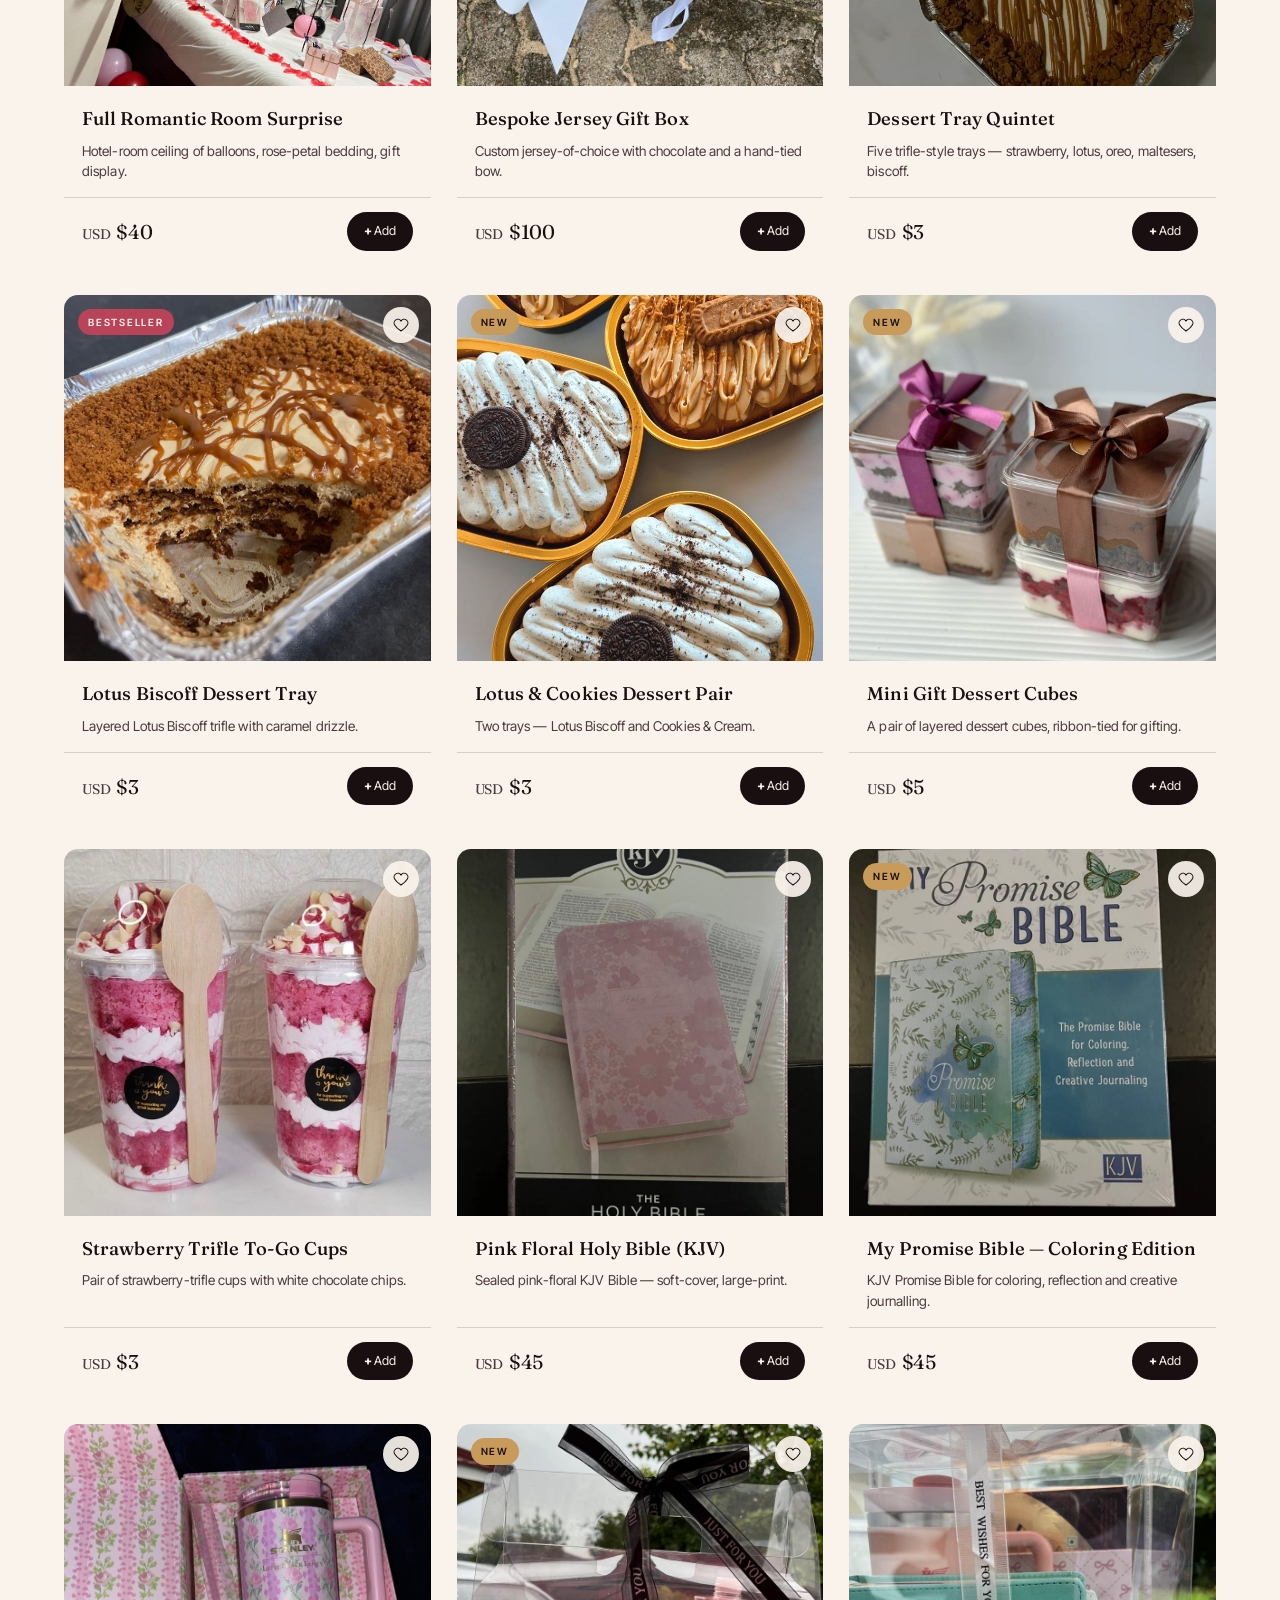
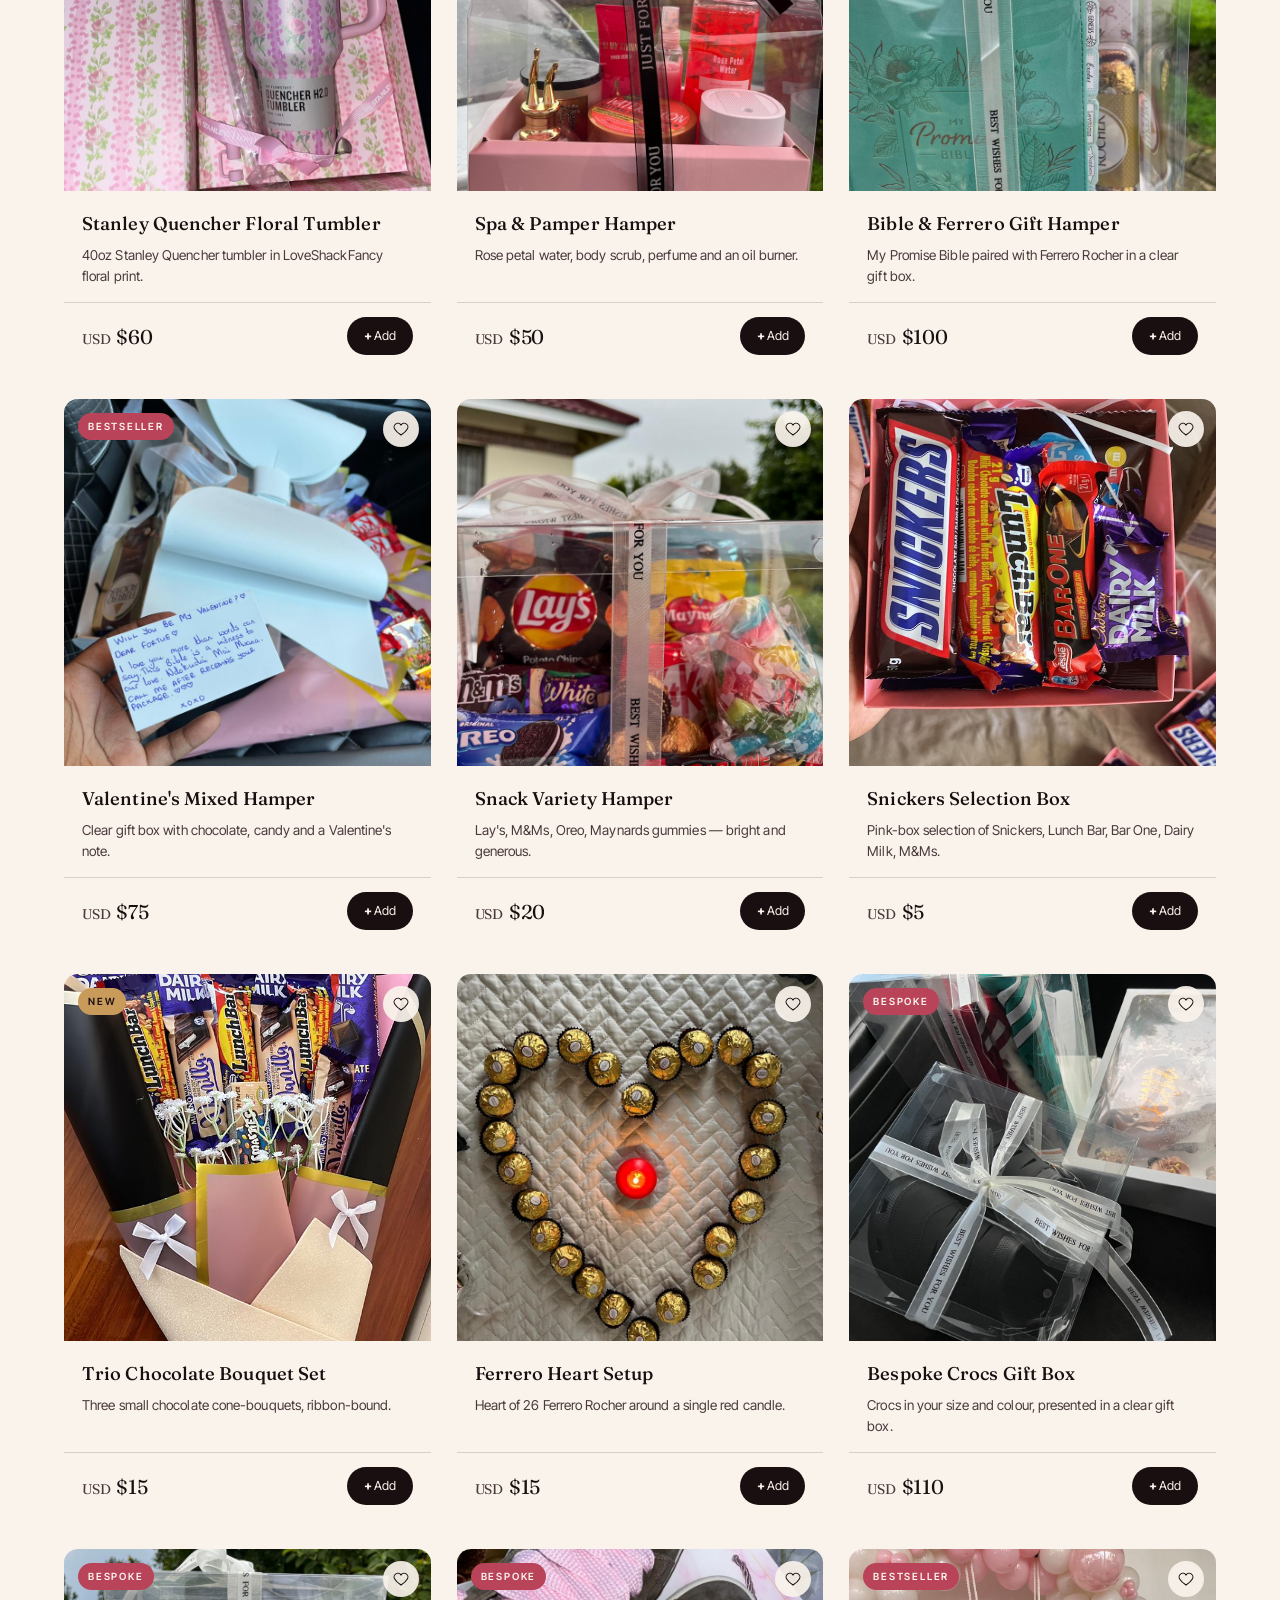
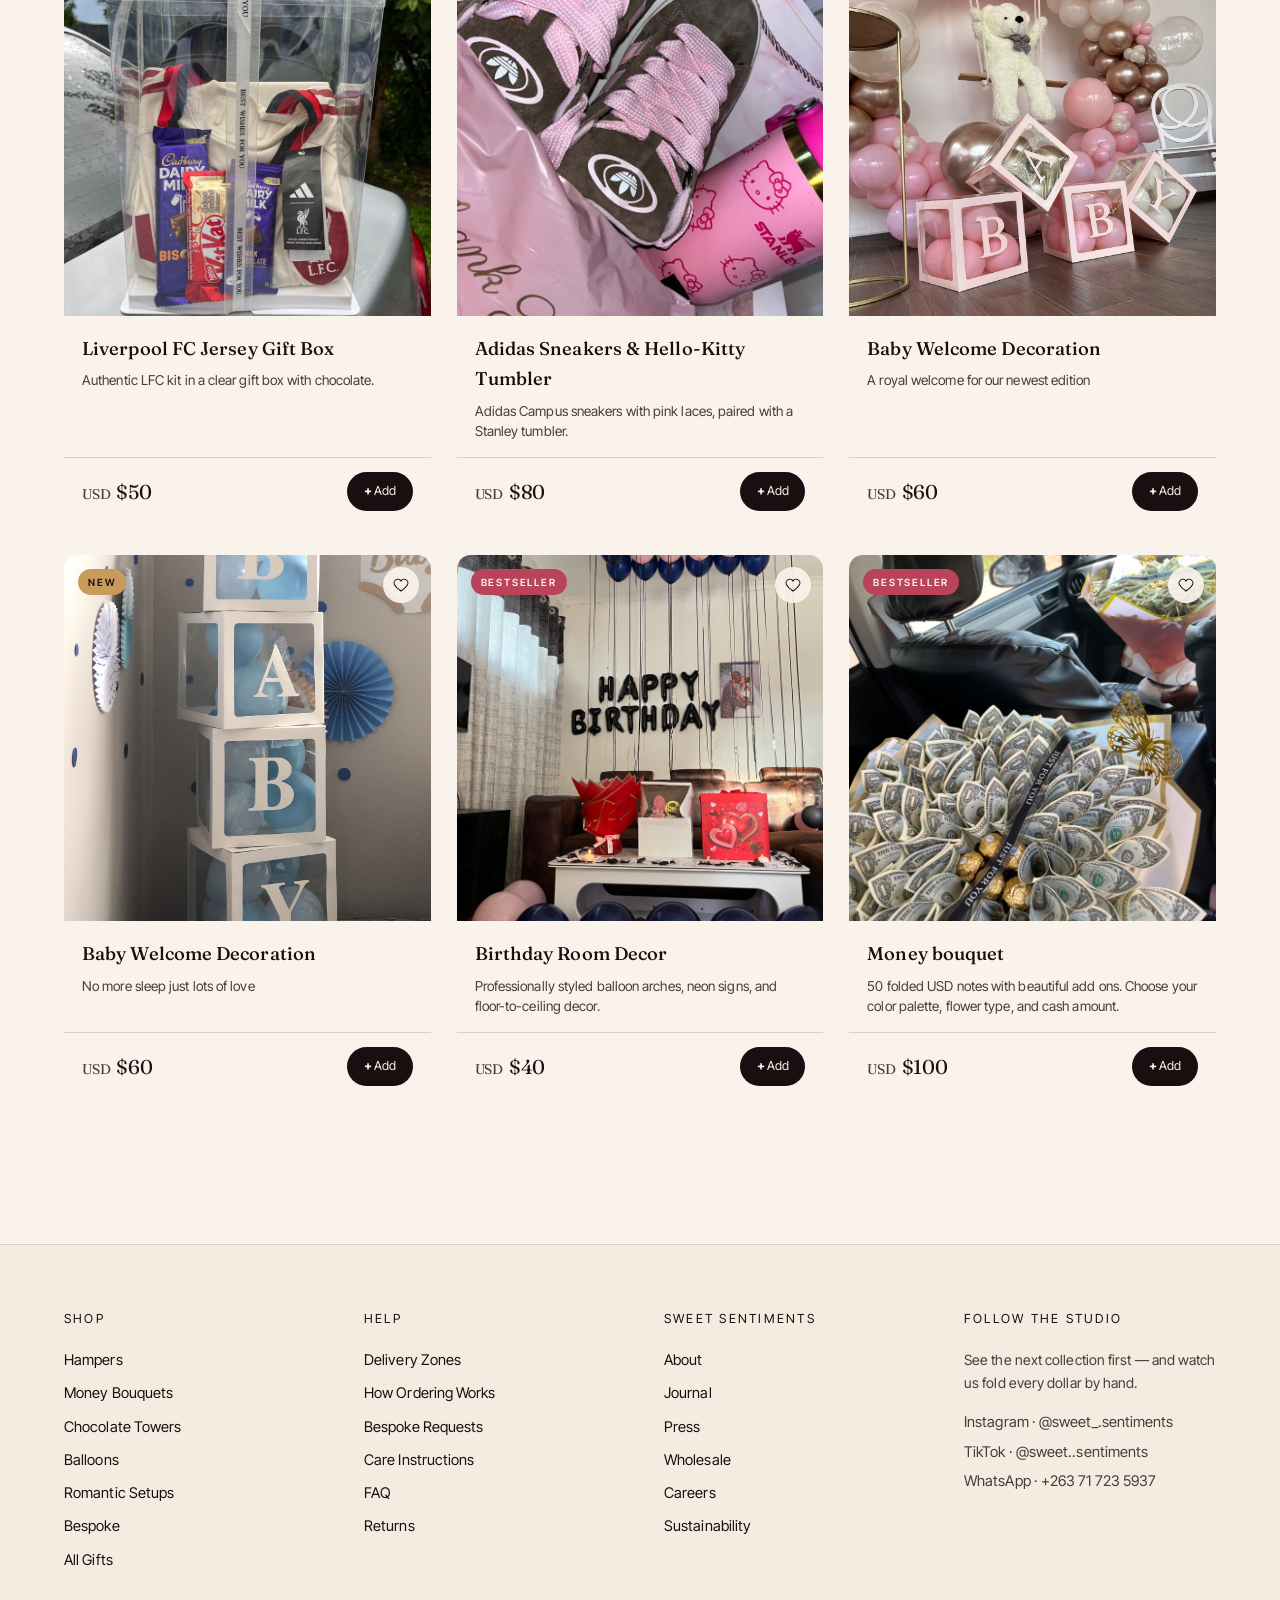
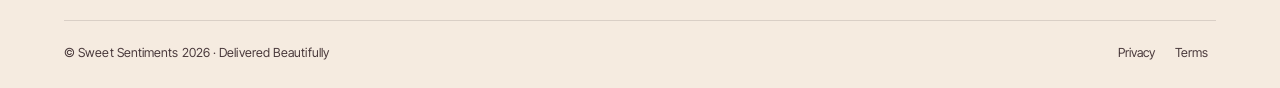
<file: occasions.html>
<!DOCTYPE html>
<html lang="en">
<head>
  <meta charset="UTF-8">
  <meta name="viewport" content="width=device-width, initial-scale=1.0">
  <title>Occasions — Sweet Sentiments</title>
  <meta name="description" content="Curated gifts for birthdays, anniversaries, Valentine's, apologies, and every moment that needs marking.">

  <link rel="preconnect" href="https://fonts.googleapis.com">
  <link rel="preconnect" href="https://fonts.gstatic.com" crossorigin>
  <link href="https://fonts.googleapis.com/css2?family=Caveat:wght@400;600&family=Fraunces:ital,opsz,wght@0,9..144,400;0,9..144,500;0,9..144,600;1,9..144,400;1,9..144,500&family=Inter+Tight:wght@400;500;600;700&display=swap" rel="stylesheet">

  <link rel="stylesheet" href="assets/css/tokens.css?v=12">
  <link rel="stylesheet" href="assets/css/base.css?v=12">
  <link rel="stylesheet" href="assets/css/components.css?v=12">
  <link rel="stylesheet" href="assets/css/pages.css?v=12">
</head>
<body>

  <section class="section-tight">
    <div class="container">
      <div class="collection-hero">
        <div class="breadcrumb" id="bc">Home / Occasions</div>
        <h1 id="title">Occasions</h1>
        <p class="intro" id="intro">Choose a gift by the feeling, not the form. We've grouped the collection by the moments that matter most — birthdays, anniversaries, apologies, just-becauses. Each gift below has been chosen because it carries the right weight for that particular sentiment.</p>
      </div>

      <div class="tab-list" id="occ-tabs"></div>
      <div class="product-grid" id="grid"></div>
    </div>
  </section>

  <script>document.write('<script src="assets/js/products.js?t='+Date.now()+'"><\/script>')</script>
  <script src="assets/js/app.js?v=12"></script>
  <script>
    const occ = new URLSearchParams(location.search).get("o");

    const OCC_INTRO = {
      "birthday": "Birthdays vary in weight. A 21st calls for fanfare, a 50th for restraint, a child's for indulgence. Below are the gifts we send most often for each, sorted from playful to ceremonious.",
      "anniversary": "An anniversary gift carries the year's silent accounting — the small kindnesses, the disagreements forgiven. The right gift is rarely the most expensive; it's the one that says I have been paying attention.",
      "valentine": "Valentine's is the day to say what you usually leave assumed. Lavender money bouquets, full-room balloon setups, hand-tied roses — the gestures we reserve for the people we love quietly the rest of the year.",
      "apology": "An apology gift is not a transaction; it is an opening. Below are the sentiments we send when language alone won't do — paired with a hand-written card and our recommendation that you also call.",
      "just-because": "The most under-rated occasion. A gift sent for no reason carries more weight than a gift sent for one. The collection below is light, warm, and arrives without instruction.",
      "congratulations": "For graduations, promotions, new homes, new ventures — gifts that celebrate without overshadowing. Money bouquets feature heavily here, with practical generosity baked into the gesture.",
      "thank-you": "We say thank you here in a way that is neither token nor transaction. Hampers, chocolate bouquets, a 'beyond grateful' card. The gifts below are designed to land without obligation.",
      "bridal": "For the bride who is owed a small gesture between fittings. Curated, calm, never themed. Most often a hamper or a quiet bouquet — never balloons."
    };

    function render() {
      // tabs
      const tabs = [{ slug: "all", name: "All Occasions" }, ...window.SS_OCCASIONS];
      document.getElementById("occ-tabs").innerHTML = tabs.map(t => {
        const active = (occ || "all") === t.slug ? " active" : "";
        const href = t.slug === "all" ? "occasions.html" : `occasions.html?o=${t.slug}`;
        return `<a href="${href}" class="${active}">${t.name}</a>`;
      }).join("");

      // hero
      if (occ) {
        const o = window.SS_OCCASIONS.find(x => x.slug === occ);
        if (o) {
          document.getElementById("title").textContent = o.name;
          document.getElementById("intro").textContent = OCC_INTRO[occ] || "Curated gifts for this moment.";
          document.getElementById("bc").innerHTML = `Home / <a href="occasions.html">Occasions</a> / ${o.name}`;
        }
      }

      // grid
      const list = occ ? window.SS_byOccasion(occ) : window.SS_PRODUCTS.slice();
      const grid = document.getElementById("grid");
      grid.innerHTML = list.length
        ? list.map(ssRenderProductCard).join("")
        : `<div style="grid-column:1/-1; text-align:center; padding:80px 20px;"><span class="script">— nothing for this just now —</span><p>Try another occasion.</p></div>`;
      ssRehydrateFavs();
    }

    render();
  </script>
</body>
</html>
</file>
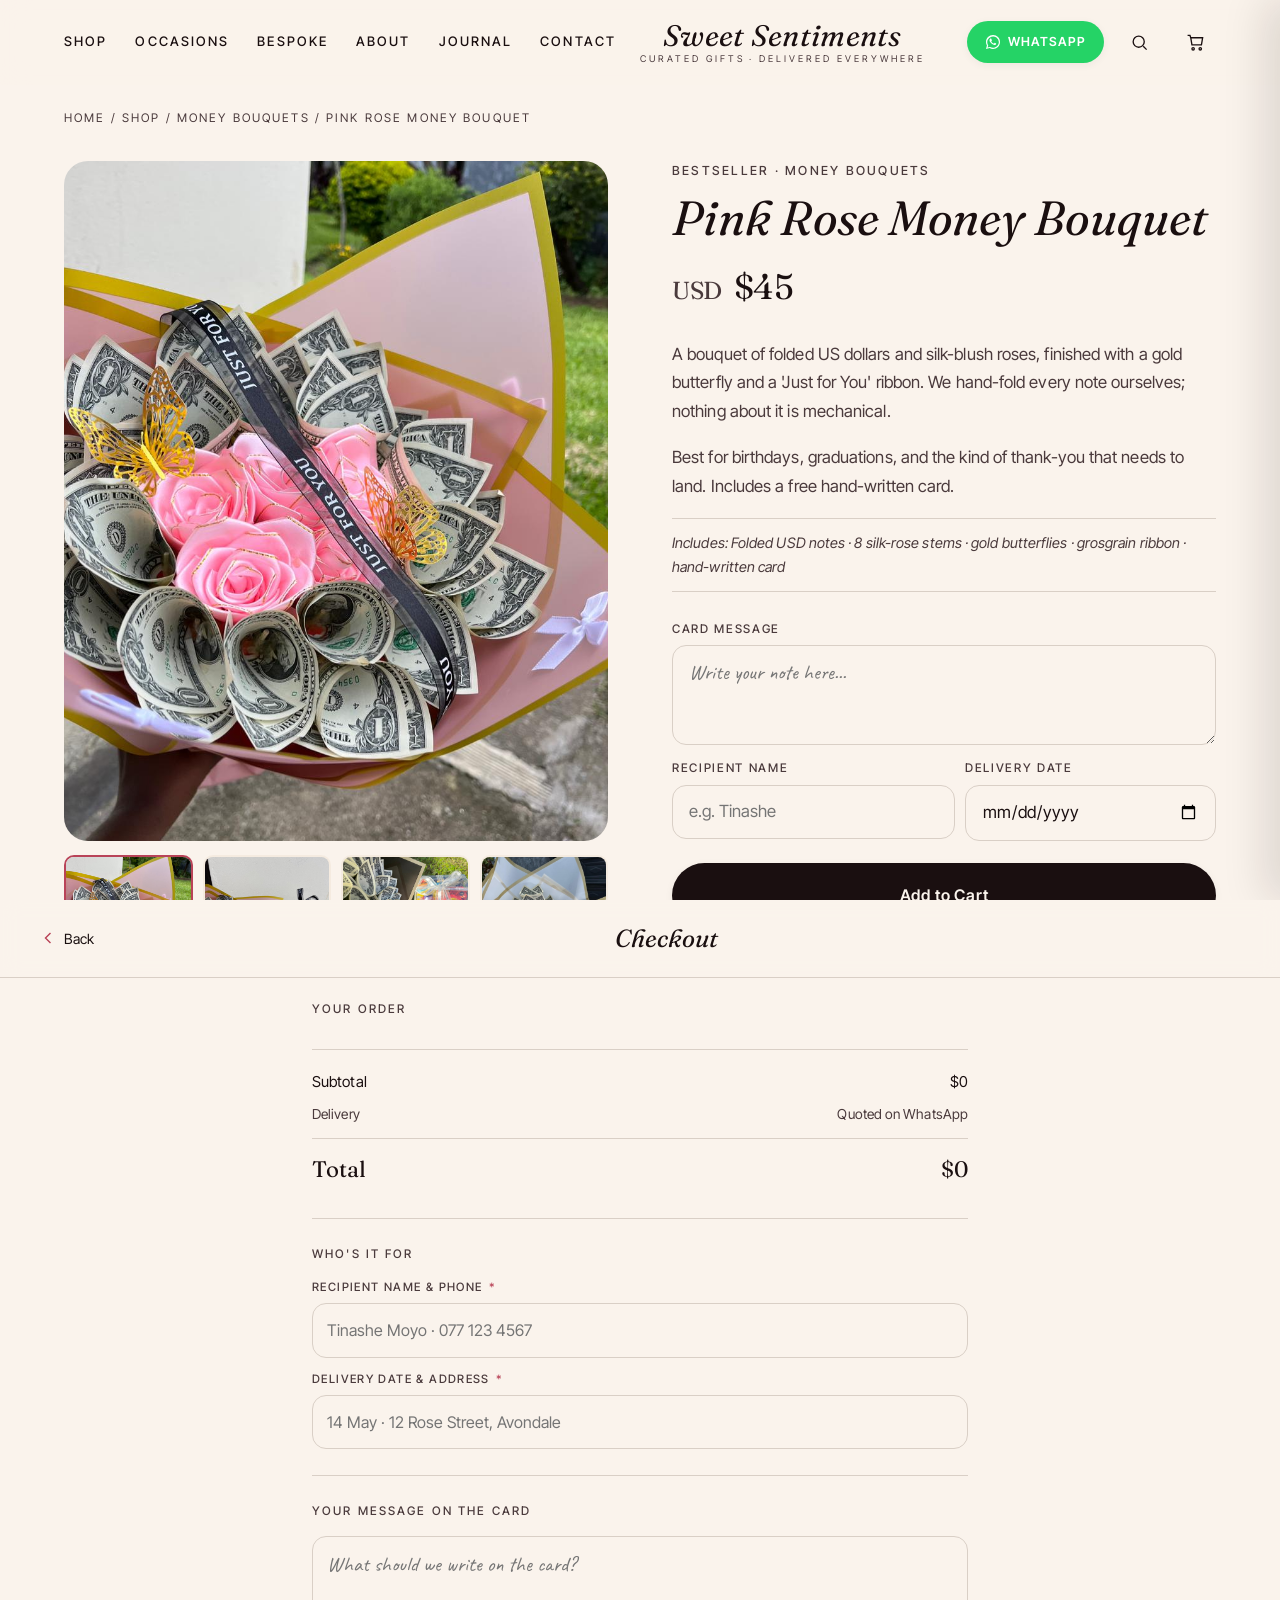
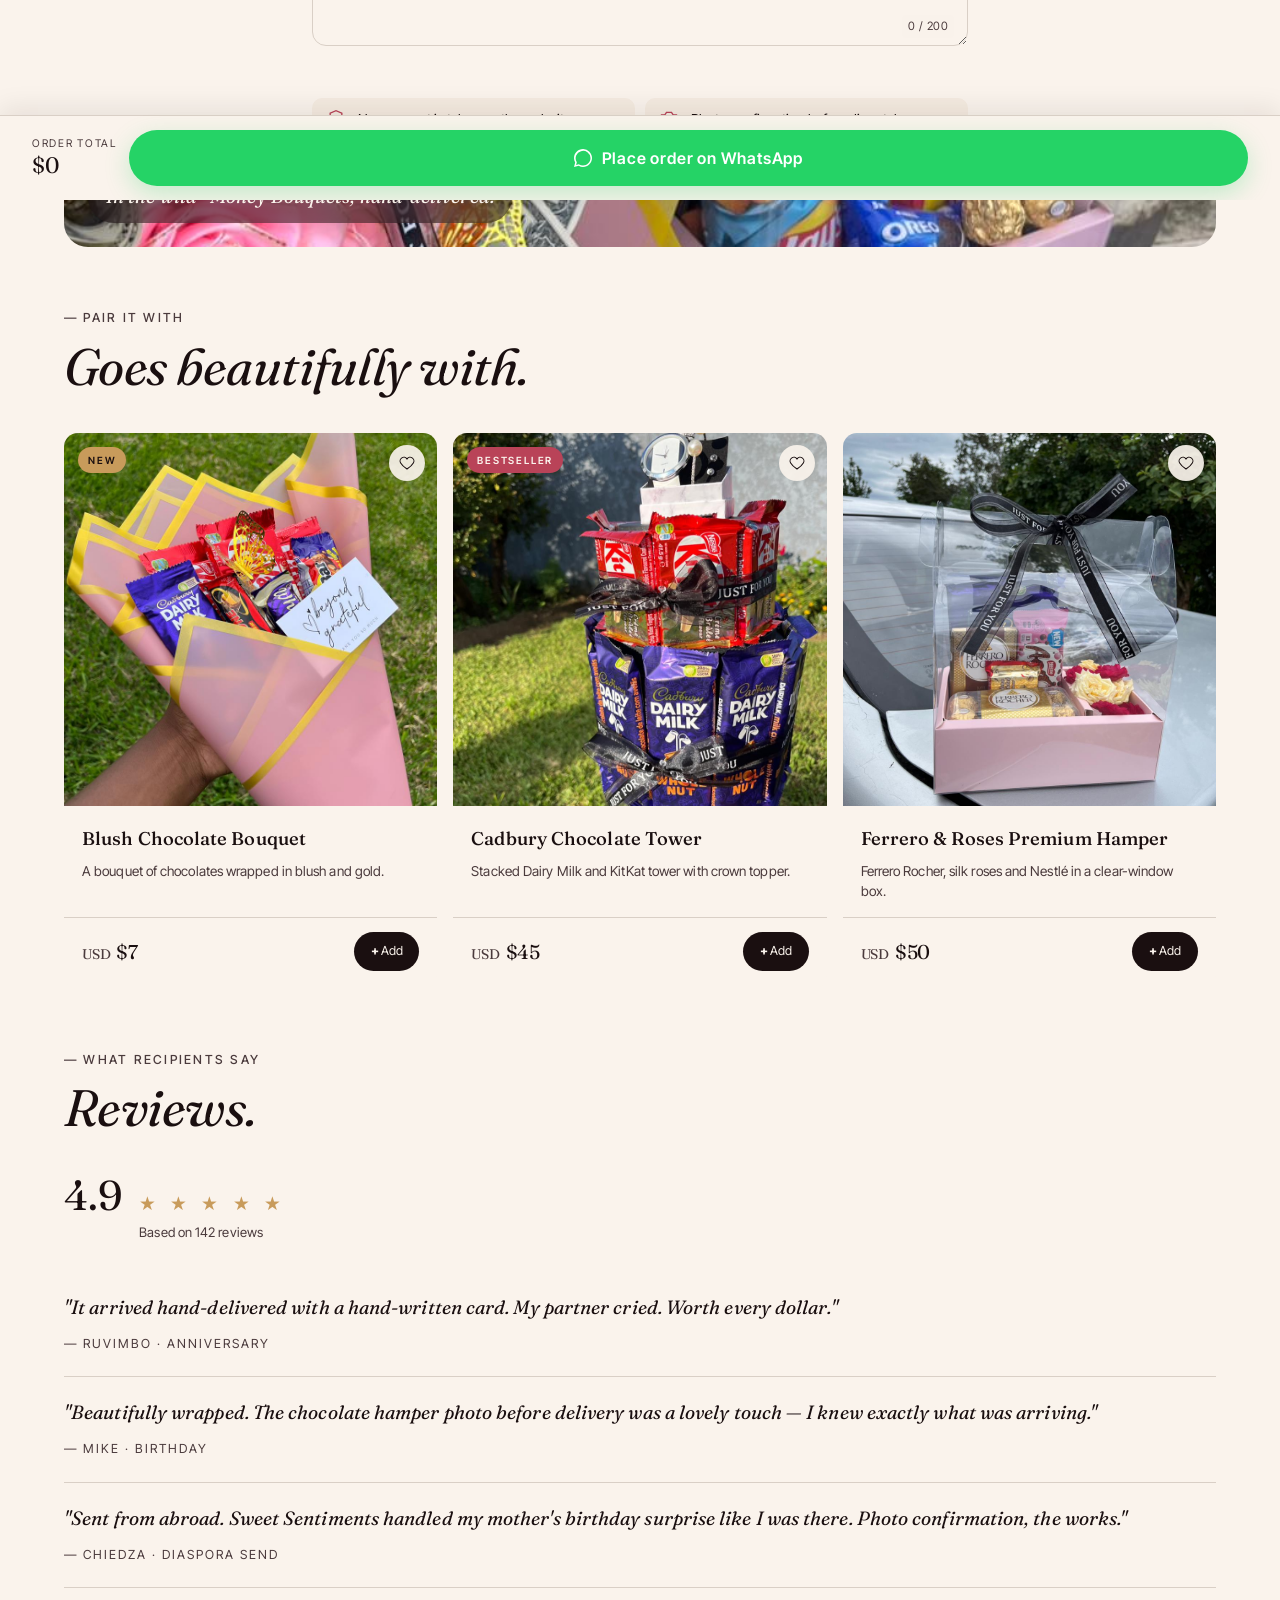
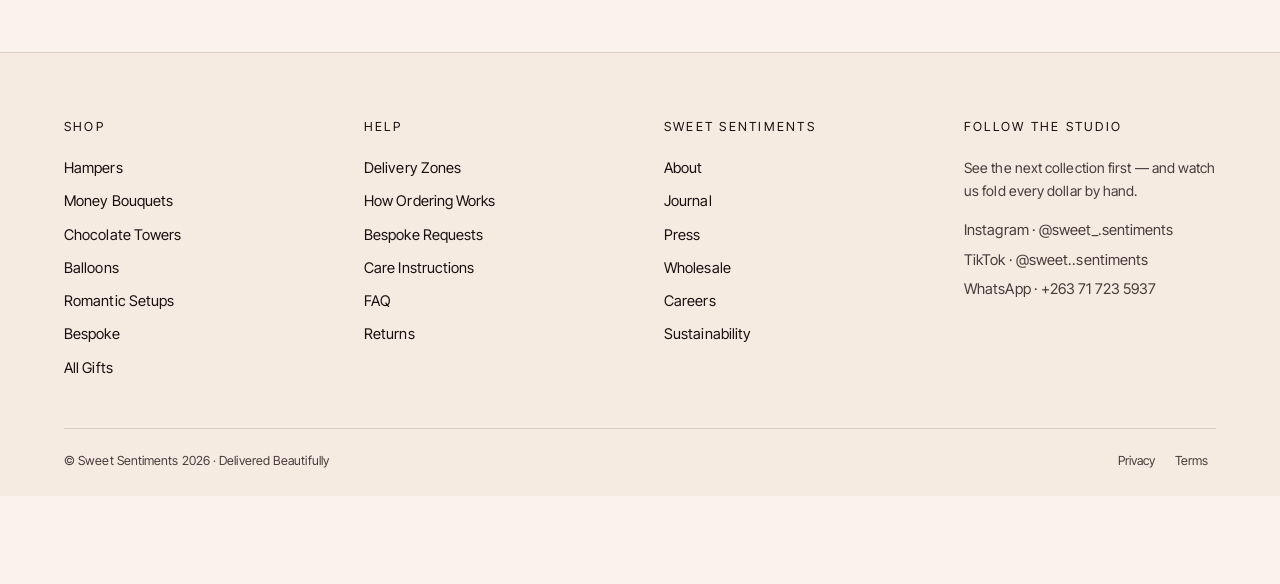
<file: product.html>
<!DOCTYPE html>
<html lang="en">
<head>
  <meta charset="UTF-8">
  <meta name="viewport" content="width=device-width, initial-scale=1.0">
  <title>Product — Sweet Sentiments</title>
  <meta name="description" content="A Sweet Sentiments gift — hand-curated and delivered, beautifully.">

  <link rel="preconnect" href="https://fonts.googleapis.com">
  <link rel="preconnect" href="https://fonts.gstatic.com" crossorigin>
  <link href="https://fonts.googleapis.com/css2?family=Caveat:wght@400;600&family=Fraunces:ital,opsz,wght@0,9..144,400;0,9..144,500;0,9..144,600;1,9..144,400;1,9..144,500&family=Inter+Tight:wght@400;500;600;700&display=swap" rel="stylesheet">

  <link rel="stylesheet" href="assets/css/tokens.css?v=12">
  <link rel="stylesheet" href="assets/css/base.css?v=12">
  <link rel="stylesheet" href="assets/css/components.css?v=12">
  <link rel="stylesheet" href="assets/css/pages.css?v=12">
</head>
<body>

  <section>
    <div class="container">
      <div class="breadcrumb" id="bc" style="font-size:.74rem; letter-spacing:.18em; text-transform:uppercase; color:var(--ink-soft); padding-top:24px;">Home / Shop / Product</div>

      <div class="pdp" id="pdp"></div>

      <div class="story-strip" id="story-strip"></div>

      <section style="margin: 56px 0;">
        <div class="section-head">
          <span class="eyebrow">— Pair it with</span>
          <h2 class="h2-italic" style="margin-top:8px;">Goes beautifully with.</h2>
        </div>
        <div class="pair-grid" id="pair-grid"></div>
      </section>

      <section class="reviews" style="margin: 56px 0;">
        <div class="section-head">
          <span class="eyebrow">— What recipients say</span>
          <h2 class="h2-italic" style="margin-top:8px;">Reviews.</h2>
        </div>
        <div class="top">
          <div class="avg">4.9</div>
          <div>
            <div class="stars">★ ★ ★ ★ ★</div>
            <div style="font-size: .82rem; color: var(--ink-soft); margin-top:4px;">Based on 142 reviews</div>
          </div>
        </div>
        <div class="review">
          <div class="quote">"It arrived hand-delivered with a hand-written card. My partner cried. Worth every dollar."</div>
          <div class="meta">— Ruvimbo · Anniversary</div>
        </div>
        <div class="review">
          <div class="quote">"Beautifully wrapped. The chocolate hamper photo before delivery was a lovely touch — I knew exactly what was arriving."</div>
          <div class="meta">— Mike · Birthday</div>
        </div>
        <div class="review">
          <div class="quote">"Sent from abroad. Sweet Sentiments handled my mother's birthday surprise like I was there. Photo confirmation, the works."</div>
          <div class="meta">— Chiedza · Diaspora send</div>
        </div>
      </section>
    </div>
  </section>

  <!-- Sticky mobile buy bar -->
  <div class="sticky-buy" id="sticky-buy">
    <div class="p" id="sticky-price"></div>
    <button class="btn btn-ink" id="sticky-add" onclick="addThisToCart()">Add to Cart</button>
  </div>

  <script>document.write('<script src="assets/js/products.js?t='+Date.now()+'"><\/script>')</script>
  <script src="assets/js/app.js?v=12"></script>
  <script>
    const slug = new URLSearchParams(location.search).get("p") || "money-bouquet-pink-rose";
    const p = window.SS_findProduct(slug);

    if (!p) {
      document.getElementById("pdp").innerHTML = `<div style="grid-column:1/-1;padding:80px 20px;text-align:center;"><h2 class="h2-italic">Product not found.</h2><p><a href="shop.html" class="btn btn-ink" style="margin-top:18px;">Back to shop</a></p></div>`;
    } else {
      document.title = `${p.name} — Sweet Sentiments`;
      document.getElementById("bc").innerHTML = `Home / <a href="shop.html">Shop</a> / <a href="shop.html?c=${p.category}">${p.categoryLabel}</a> / ${p.name}`;

      document.getElementById("pdp").innerHTML = `
        <div class="gallery">
          <div class="main"><img id="main-img" src="${p.images[0]}" alt="${p.name}"></div>
          <div class="thumbs" id="thumbs">
            ${p.images.map((src, i) => `
              <button class="${i === 0 ? "active" : ""}" data-i="${i}"><img src="${src}" alt=""></button>
            `).join("")}
          </div>
        </div>

        <div class="pdp-info">
          <div class="eyebrow">${p.tag ? p.tag + " · " : ""}${p.categoryLabel.toUpperCase()}</div>
          <h1>${p.name}</h1>
          <div class="price"><small>USD</small> $${p.price}</div>
          ${p.description.map(par => `<p class="desc">${par}</p>`).join("")}
          <div class="included">Includes: ${p.included}</div>

          <form class="pdp-form" onsubmit="return false;">
            <div class="field script-input">
              <label>Card message</label>
              <textarea id="card-msg" maxlength="200" placeholder="Write your note here..."></textarea>
            </div>
            <div class="row-2">
              <div class="field">
                <label>Recipient name</label>
                <input id="recipient" type="text" placeholder="e.g. Tinashe">
              </div>
              <div class="field">
                <label>Delivery date</label>
                <input id="dd" type="date">
              </div>
            </div>
          </form>

          <div class="pdp-cta">
            <button class="btn btn-ink btn-block btn-lg" id="cta-add" onclick="addThisToCart()">
              Add to Cart
            </button>
          </div>

          <div class="trust-strip">
            <span>Hand-delivered or couriered</span>
            <span>Same-day available</span>
            <span>Free handwritten card</span>
          </div>

          <div class="accordion" style="margin-top: 24px;">
            <details>
              <summary>Inside this gift</summary>
              <div class="panel">${p.included}</div>
            </details>
            <details>
              <summary>Delivery & timing</summary>
              <div class="panel">Same-day delivery on orders placed before 2pm in eligible areas — message us with the destination and we'll confirm. Beyond same-day reach, we use a vetted courier and dispatch within 24 hours of payment. Free local hand-delivery on orders over $80; courier rates quoted per destination.</div>
            </details>
            <details>
              <summary>Care after arrival</summary>
              <div class="panel">Silk roses are colourfast and last indefinitely indoors. Chocolates: store cool. Money bouquets: gently unwrap from the centre to flatten notes. Balloons: indoor air-fill lasts 5–7 days; helium 12–18 hours.</div>
            </details>
          </div>
        </div>
      `;

      // Story strip
      document.getElementById("story-strip").innerHTML = `
        <img src="${p.images[1] || p.image}" alt="">
        <div class="caption">In the wild · ${p.categoryLabel}, hand-delivered.</div>
      `;

      // Pair it with — 3 random complementary
      const pairs = window.SS_PRODUCTS.filter(x => x.slug !== p.slug && x.category !== p.category).slice(0, 3);
      document.getElementById("pair-grid").innerHTML = pairs.map(ssRenderProductCard).join("");
      ssRehydrateFavs();

      // Gallery thumbs
      document.getElementById("thumbs").addEventListener("click", e => {
        const b = e.target.closest("button[data-i]");
        if (!b) return;
        document.querySelectorAll("#thumbs button").forEach(x => x.classList.remove("active"));
        b.classList.add("active");
        const main = document.getElementById("main-img");
        main.style.opacity = "0";
        setTimeout(() => { main.src = p.images[+b.dataset.i]; main.style.opacity = "1"; }, 180);
      });
      document.getElementById("main-img").style.transition = "opacity 200ms";

      // Add-to-Cart: capture the form fields, save them as the order's default
      // personalisation (used to pre-fill the checkout screen), then add the item.
      window.addThisToCart = function () {
        const cardMessage = document.getElementById("card-msg")?.value.trim() || "";
        const recipient   = document.getElementById("recipient")?.value.trim() || "";
        const dd          = document.getElementById("dd")?.value || "";

        // Save as defaults so checkout pre-fills next time
        if (cardMessage || recipient || dd) {
          try {
            localStorage.setItem("ss-order-defaults", JSON.stringify({
              cardMessage, recipient, deliveryDate: dd
            }));
          } catch {}
        }
        SS.add(p.slug);
        SS.openCart();
      };

      // Sticky bottom bar: show only when the in-page CTAs are off-screen,
      // so it never covers the Add to Cart / Order buttons while they're visible.
      const stickyBuy = document.getElementById("sticky-buy");
      const ctaBlock  = document.querySelector(".pdp-cta");
      document.getElementById("sticky-price").innerHTML = `<small style="font-size:.62em; color:var(--ink-soft); margin-right:4px;">USD</small>$${p.price}`;

      if (ctaBlock && "IntersectionObserver" in window) {
        const obs = new IntersectionObserver(
          ([entry]) => {
            const showBar = !entry.isIntersecting && entry.boundingClientRect.top < 0;
            stickyBuy.classList.toggle("show", showBar);
            // Hide the floating round WhatsApp button while the bottom bar is up
            // so we don't double-cover content.
            document.body.classList.toggle("pdp-sticky-active", showBar);
          },
          { threshold: 0, rootMargin: "0px 0px -40px 0px" }
        );
        obs.observe(ctaBlock);
      } else {
        // Fallback for browsers without IntersectionObserver
        window.addEventListener("scroll", () => {
          const r = ctaBlock?.getBoundingClientRect();
          const showBar = r ? r.bottom < 40 : window.scrollY > 900;
          stickyBuy.classList.toggle("show", showBar);
          document.body.classList.toggle("pdp-sticky-active", showBar);
        }, { passive: true });
      }
    }
  </script>
</body>
</html>
</file>
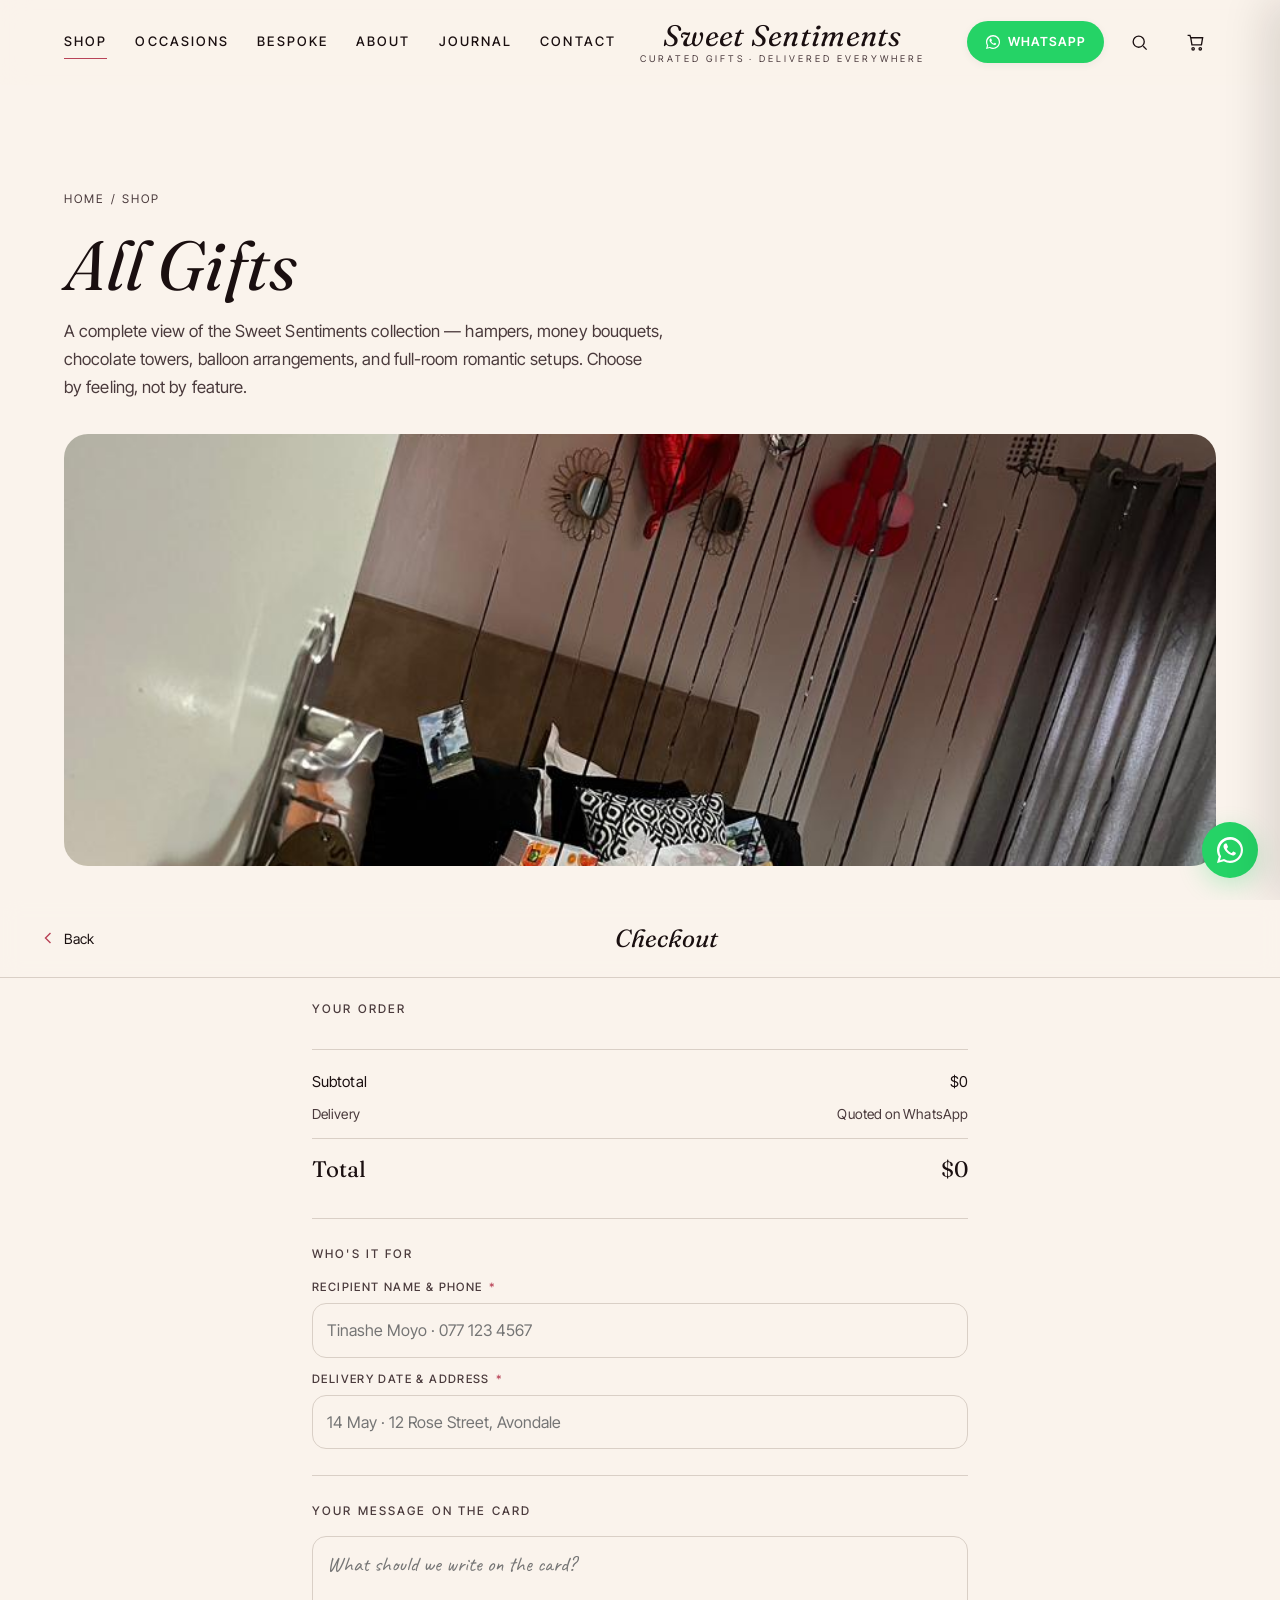
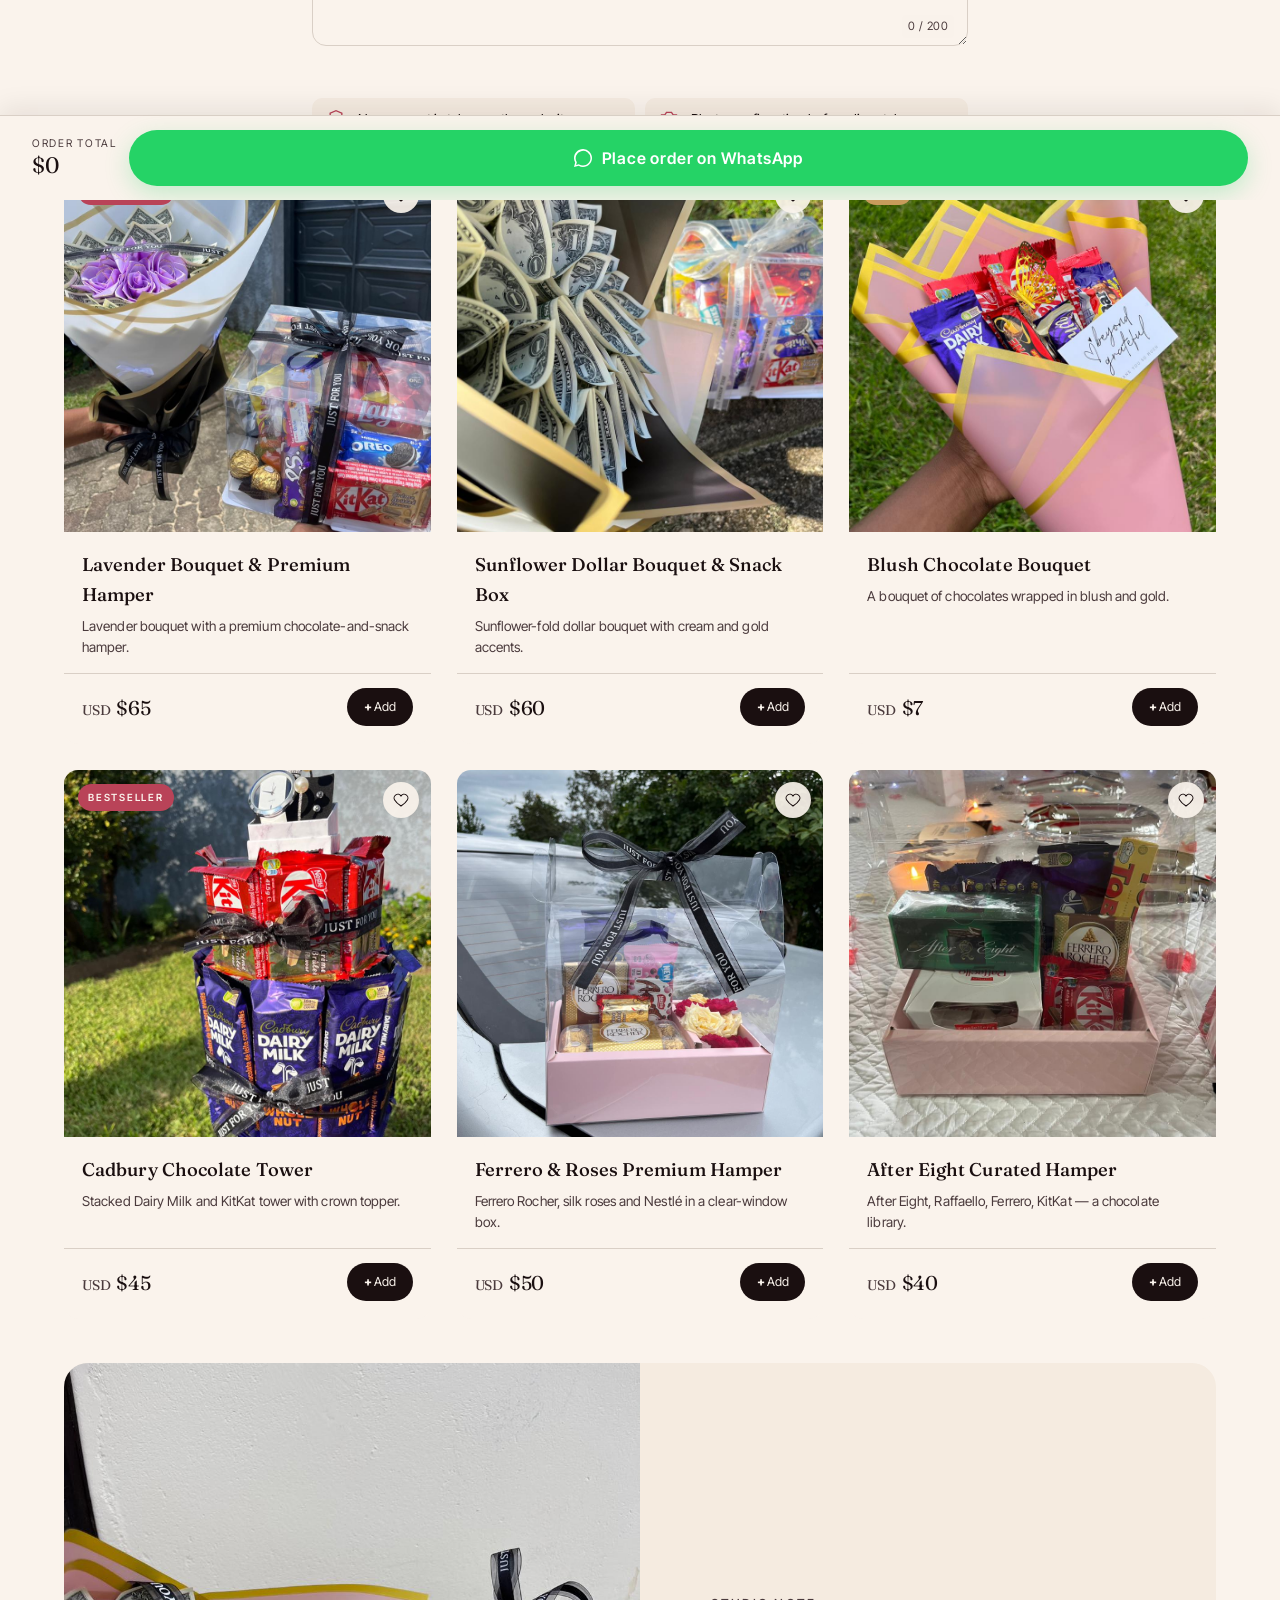
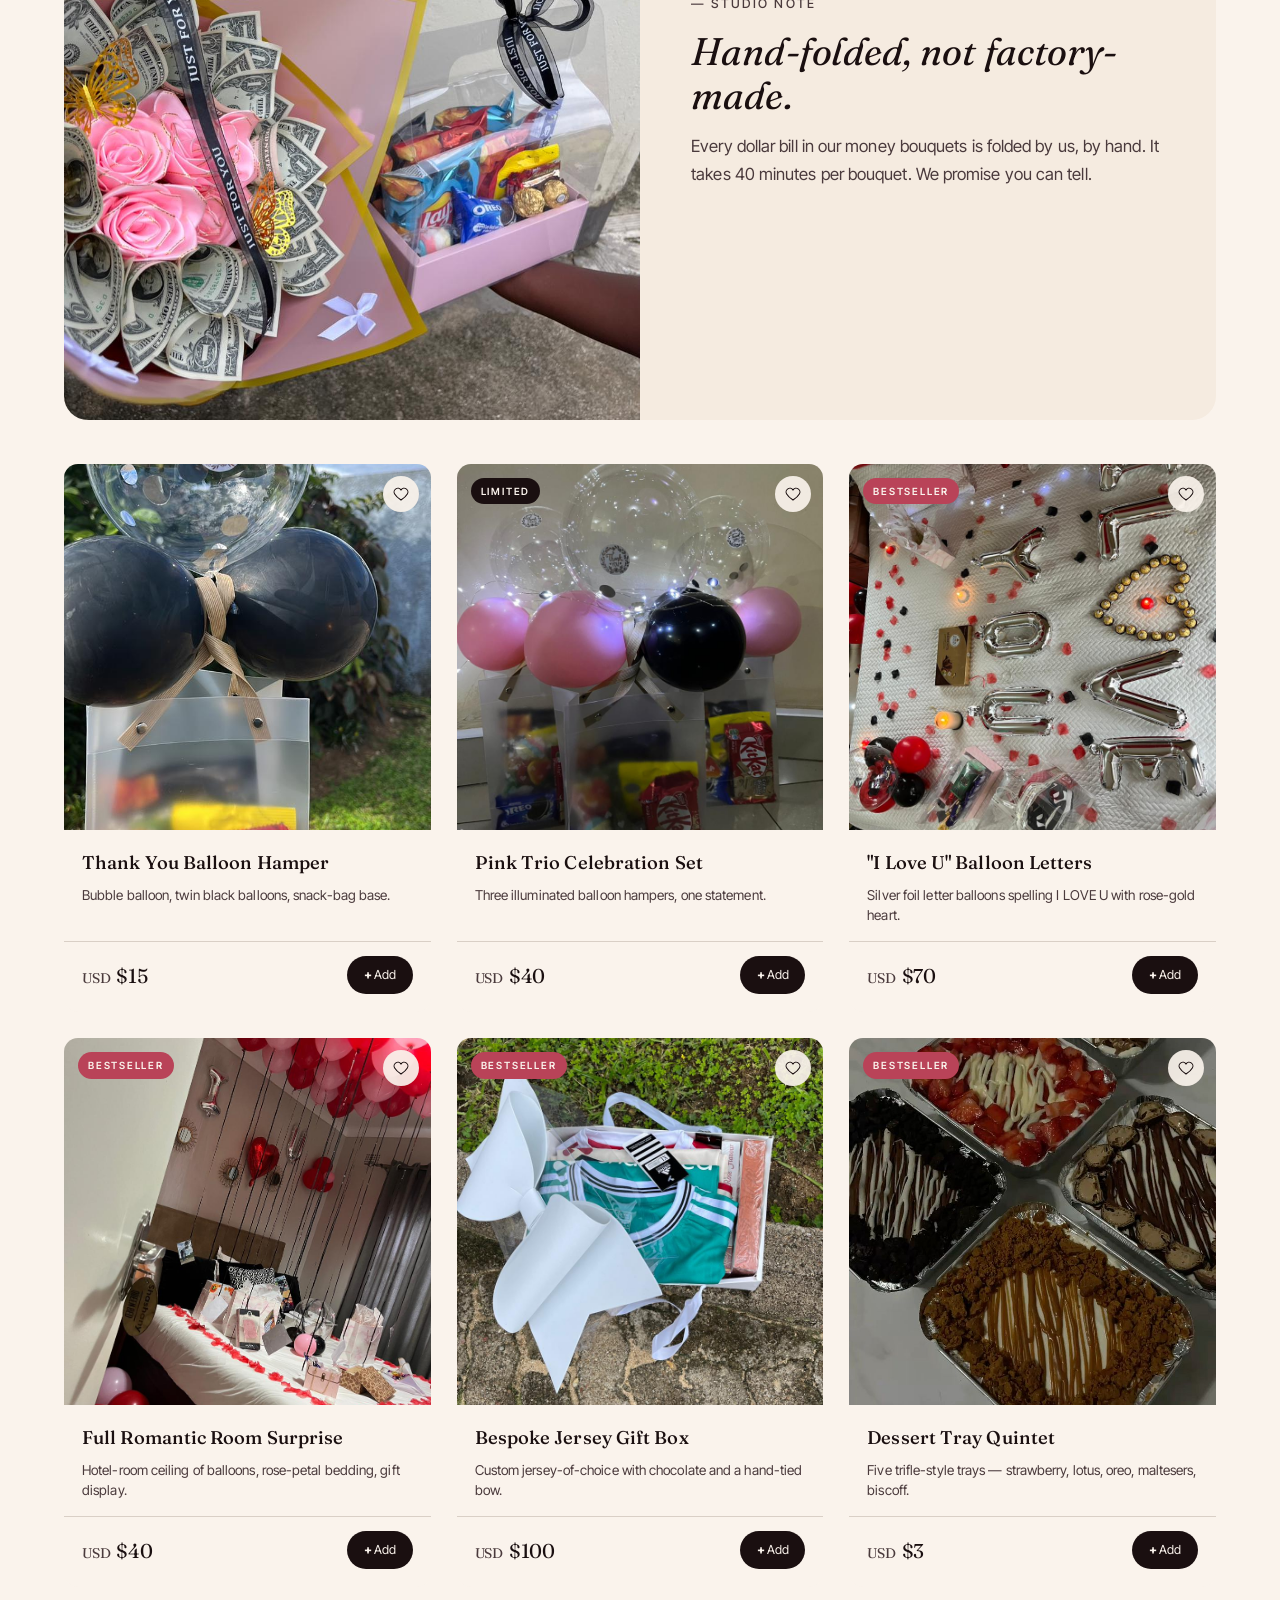
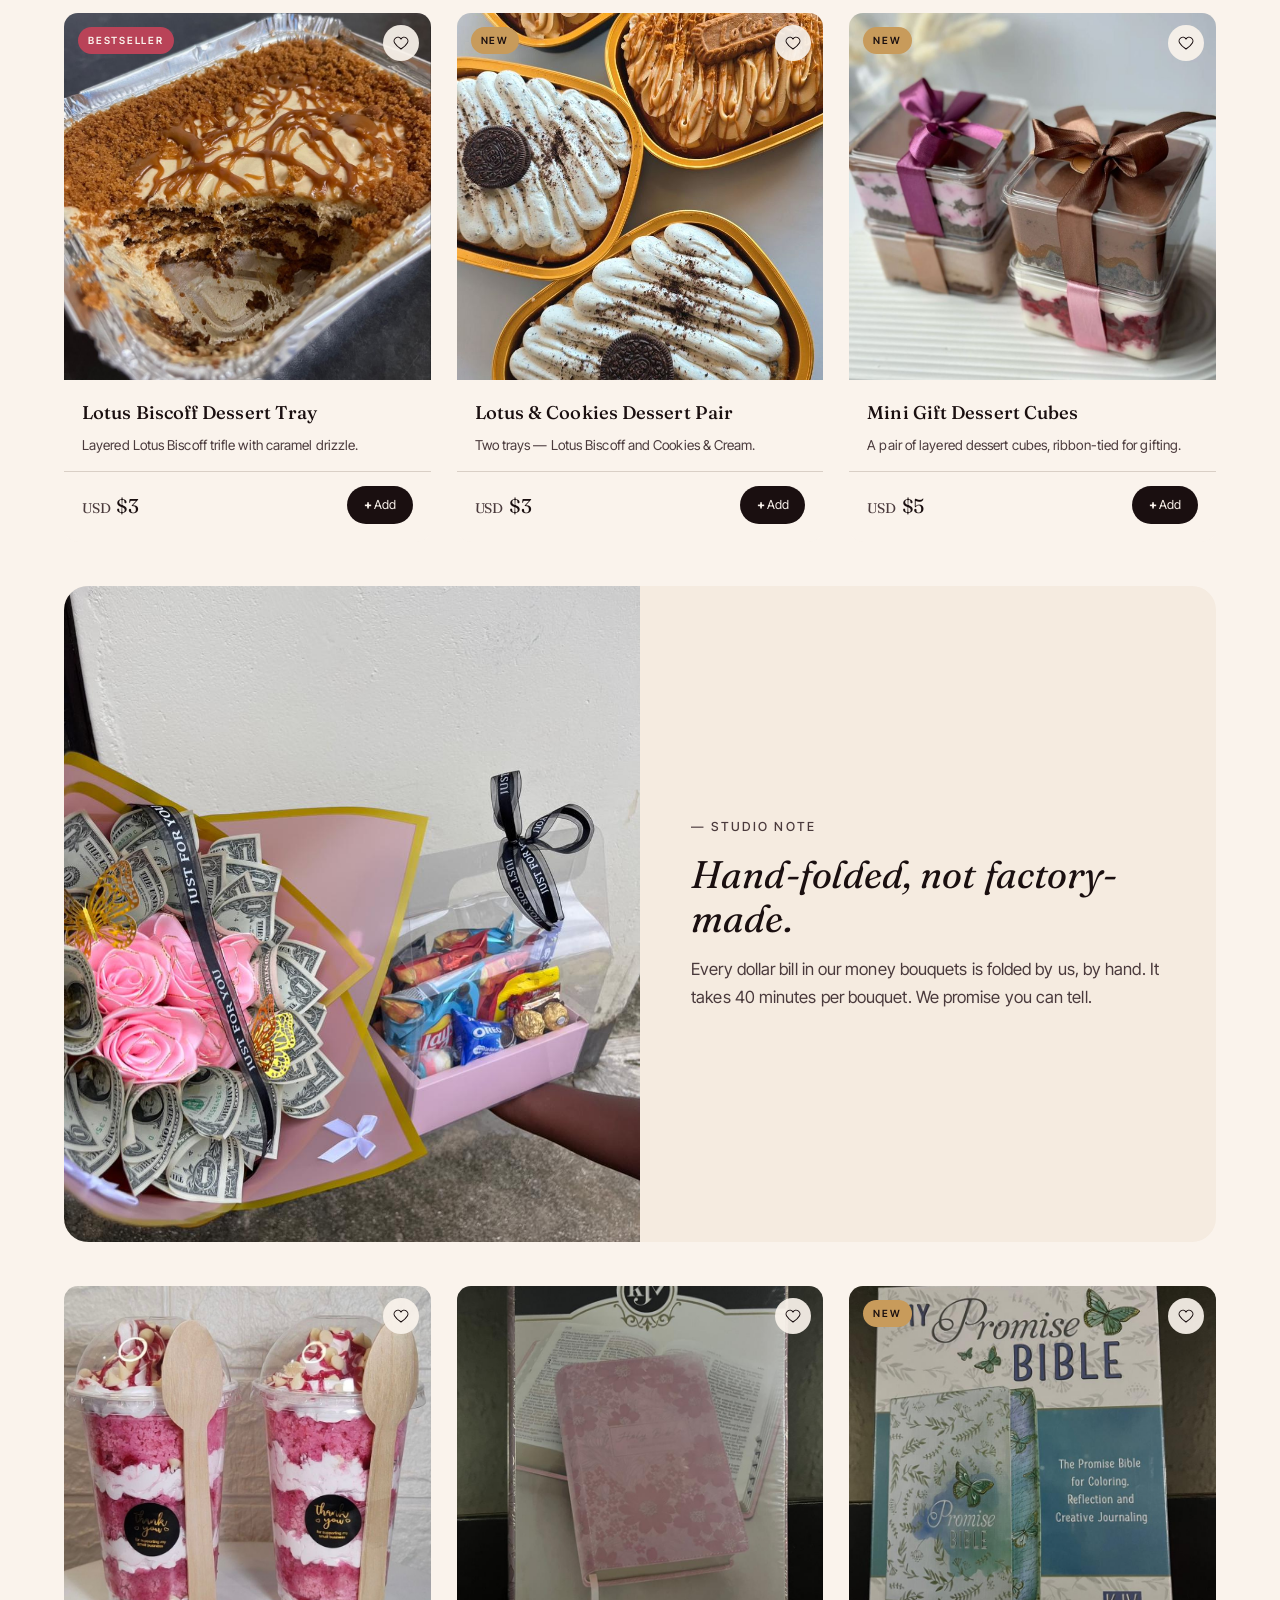
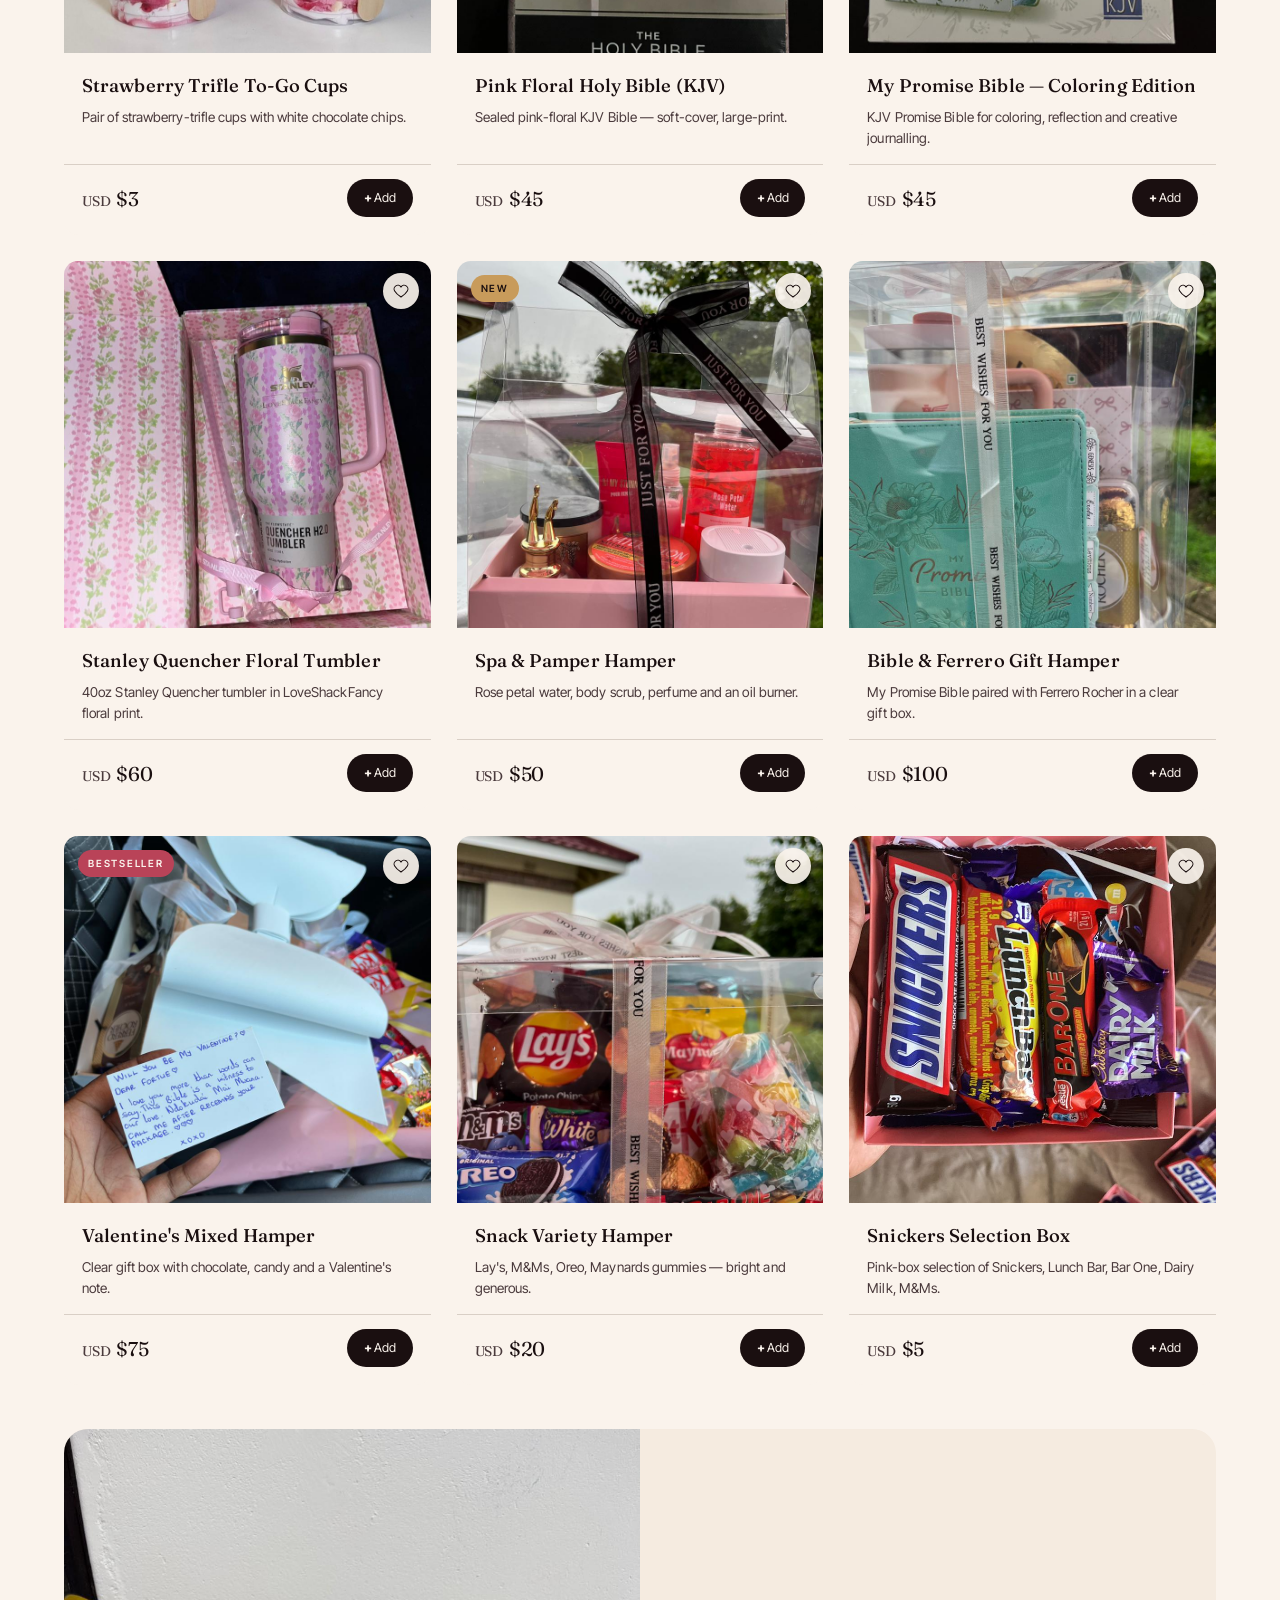
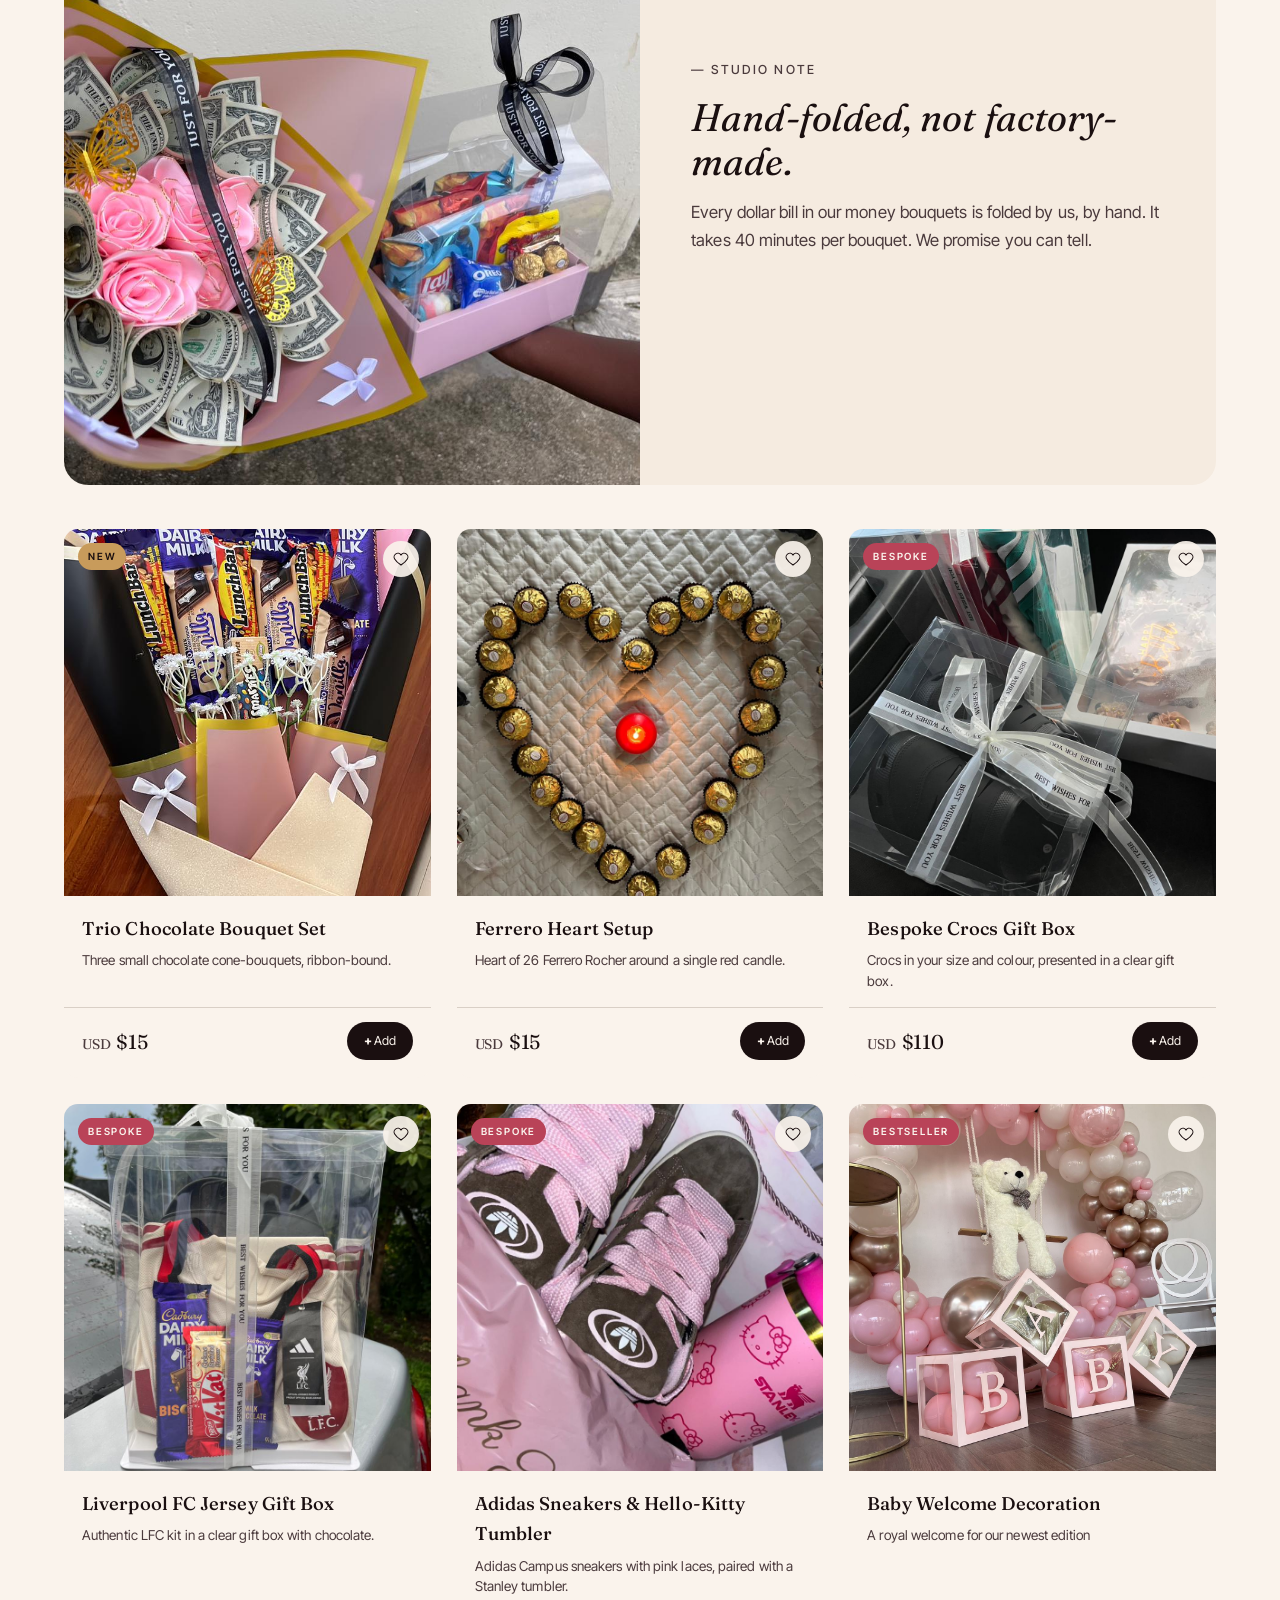
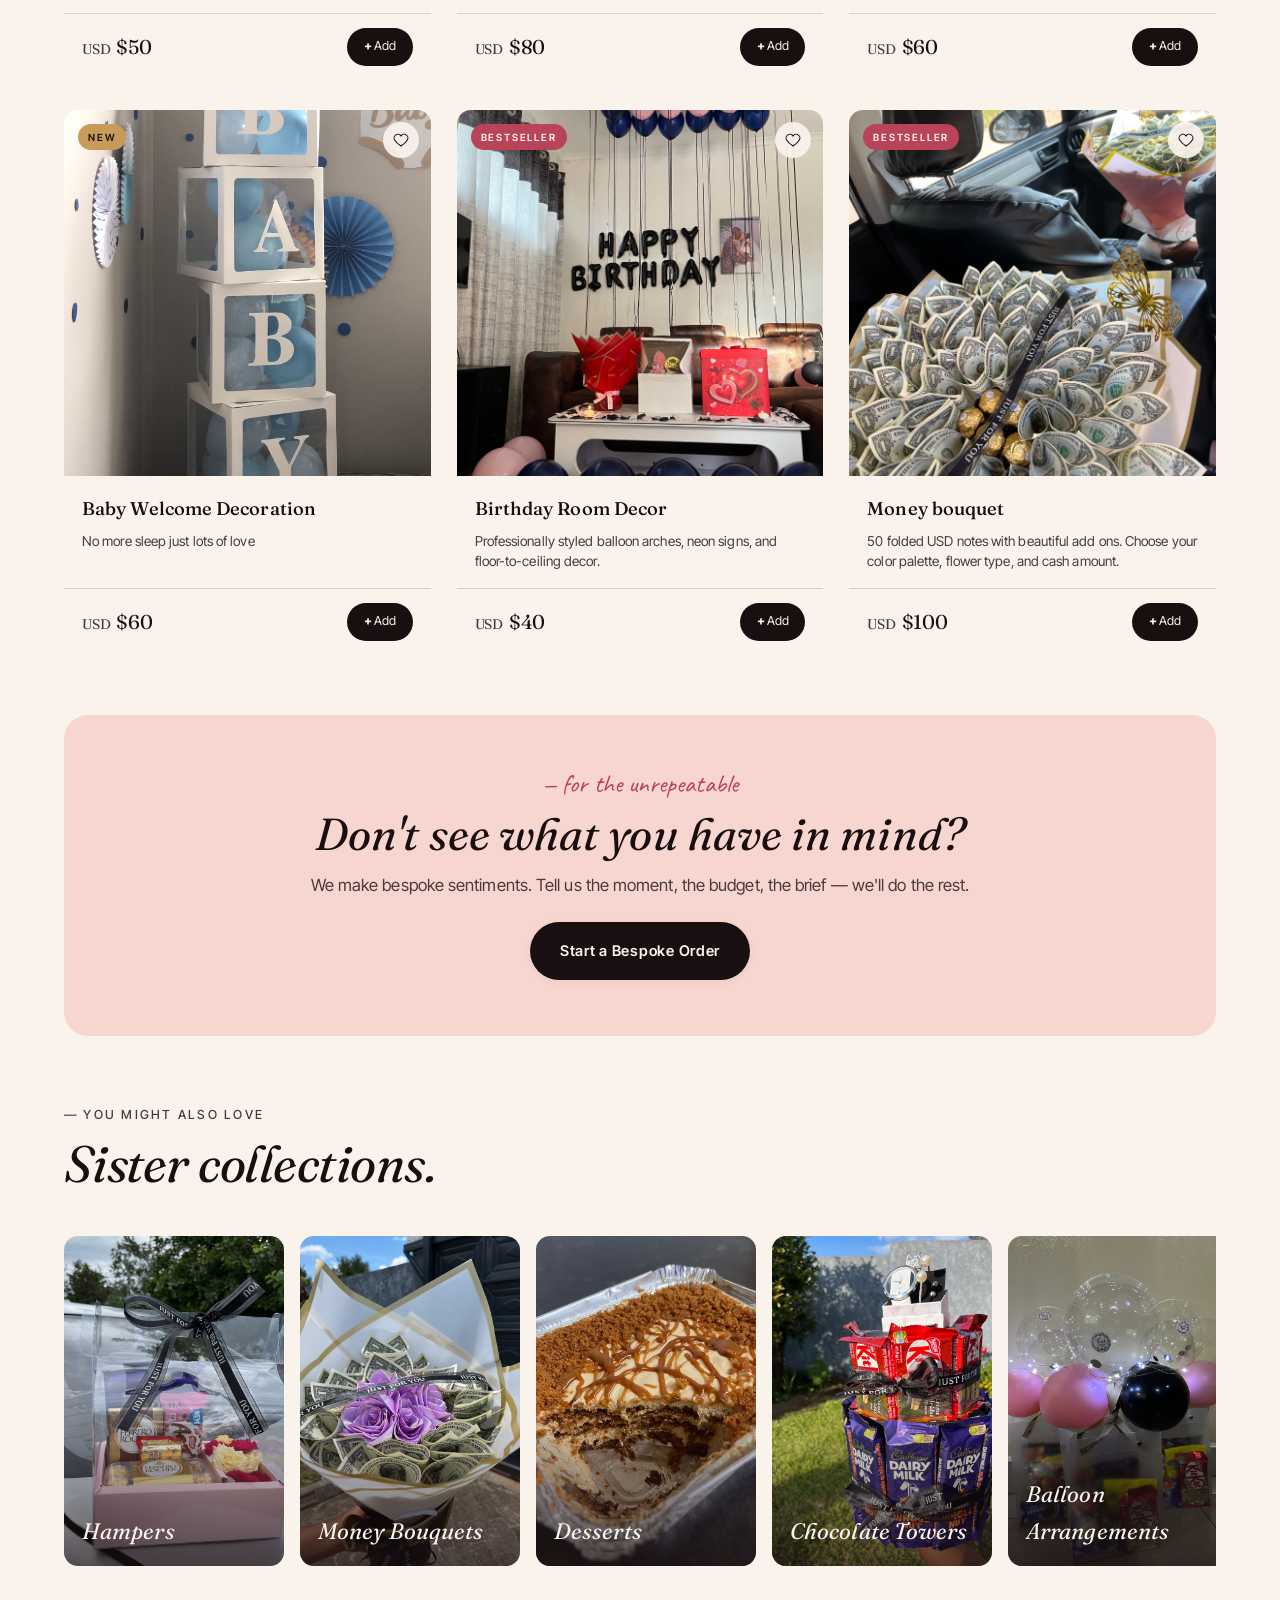
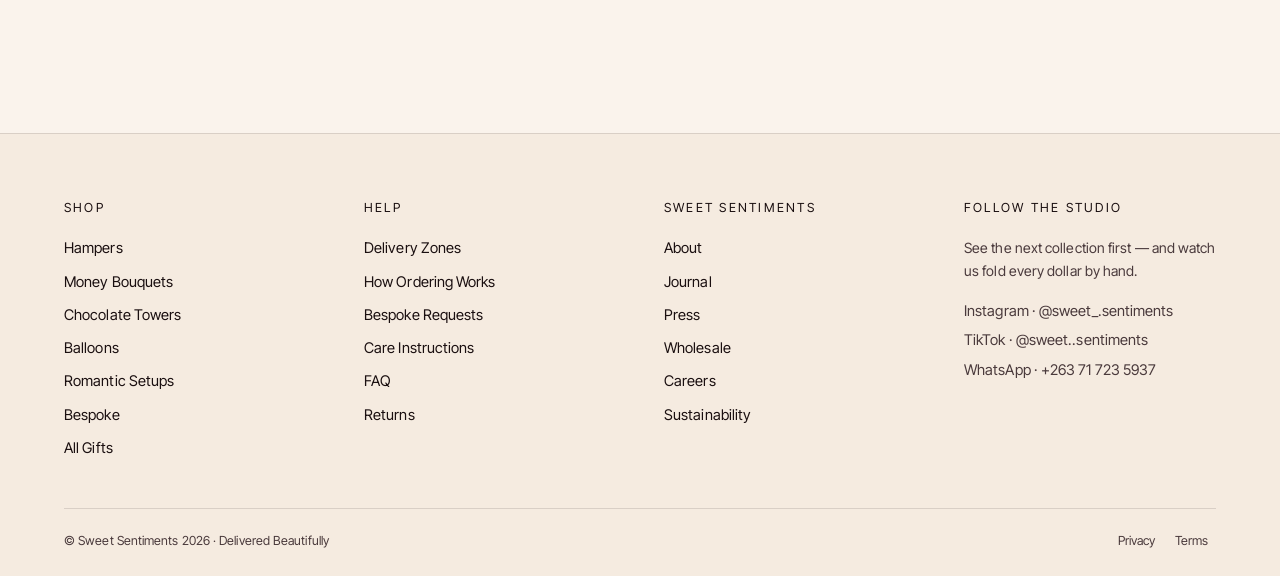
<file: shop.html>
<!DOCTYPE html>
<html lang="en">
<head>
  <meta charset="UTF-8">
  <meta name="viewport" content="width=device-width, initial-scale=1.0">
  <title>Shop — Sweet Sentiments</title>
  <meta name="description" content="Browse hampers, money bouquets, chocolate towers, balloon arrangements and romantic setups by Sweet Sentiments — delivered everywhere.">

  <link rel="preconnect" href="https://fonts.googleapis.com">
  <link rel="preconnect" href="https://fonts.gstatic.com" crossorigin>
  <link href="https://fonts.googleapis.com/css2?family=Caveat:wght@400;600&family=Fraunces:ital,opsz,wght@0,9..144,400;0,9..144,500;0,9..144,600;1,9..144,400;1,9..144,500&family=Inter+Tight:wght@400;500;600;700&display=swap" rel="stylesheet">

  <link rel="stylesheet" href="assets/css/tokens.css?v=12">
  <link rel="stylesheet" href="assets/css/base.css?v=12">
  <link rel="stylesheet" href="assets/css/components.css?v=12">
  <link rel="stylesheet" href="assets/css/pages.css?v=12">
</head>
<body>

  <section class="section-tight">
    <div class="container">
      <div class="collection-hero">
        <div class="breadcrumb" id="breadcrumb">Home / Shop</div>
        <h1 id="col-title">All Gifts</h1>
        <p class="intro" id="col-intro">A complete view of the Sweet Sentiments collection — hampers, money bouquets, chocolate towers, balloon arrangements, and full-room romantic setups. Choose by feeling, not by feature.</p>
        <div class="hero-pic"><img id="col-hero-img" src="assets/images/setup-room-balloons.jpeg" alt=""></div>
      </div>

      <div class="tab-list" id="cat-tabs"></div>

      <div class="filter-bar">
        <div class="chips" id="filters"></div>
        <div class="sort-group">
          <span>Sort</span>
          <select id="sort">
            <option value="featured">Featured</option>
            <option value="newest">Newest</option>
            <option value="asc">Price ↑</option>
            <option value="desc">Price ↓</option>
          </select>
        </div>
      </div>

      <div class="product-grid" id="grid"></div>

      <div class="bespoke-nudge">
        <span class="script" style="display:block; margin-bottom:12px;">— for the unrepeatable</span>
        <h2>Don't see what you have in mind?</h2>
        <p>We make bespoke sentiments. Tell us the moment, the budget, the brief — we'll do the rest.</p>
        <a class="btn btn-ink" href="bespoke.html">Start a Bespoke Order</a>
      </div>

      <div style="margin-top: 64px;">
        <div class="section-head">
          <span class="eyebrow">— You might also love</span>
          <h2 class="h2-italic" style="margin-top:8px;">Sister collections.</h2>
        </div>
        <div class="rail" id="related-rail"></div>
      </div>
    </div>
  </section>

  <script>document.write('<script src="assets/js/products.js?t='+Date.now()+'"><\/script>')</script>
  <script src="assets/js/app.js?v=12"></script>
  <script>
    const params = new URLSearchParams(location.search);
    const cat = params.get("c");

    // Category metadata
    const CAT_META = {
      "hampers": {
        title: "Hampers",
        intro: "Curated boxes of chocolate, snacks and silk roses — wrapped in clear acetate, finished with a pearl bow. The hamper is the gift that gives multiple times: opening, sharing, savouring.",
        image: "assets/images/hamper-ferrero-roses.jpeg"
      },
      "money-bouquets": {
        title: "Money Bouquets",
        intro: "Folded US dollars and silk roses, hand-tied at the studio. A bouquet is a gesture; a money bouquet is a gesture with practical generosity sewn in. Best for the milestones — graduations, fiftieth birthdays, the thank-you that owes a real debt.",
        image: "assets/images/money-bouquet-purple.jpeg"
      },
      "chocolate-towers": {
        title: "Chocolate Towers",
        intro: "Sculpted, stacked, ribbon-bound. The chocolate tower is theatre — designed to make a doorway feel like a moment. Cadbury, KitKat, Bourneville and a small crown topper.",
        image: "assets/images/chocolate-tower-cadbury.jpeg"
      },
      "balloons": {
        title: "Balloon Arrangements",
        intro: "Bubble balloons, latex clusters and snack-bag bases — for celebrations that should arrive with a soft thud. Lit, lettered, or layered with chocolate, every arrangement is built around a single recipient.",
        image: "assets/images/balloon-pink-trio.jpeg"
      },
      "setups": {
        title: "Romantic Setups",
        intro: "On-site installation of balloons, rose petals, candles and gift displays. Bedrooms, lounges, hotel suites — wherever the surprise should land. We arrive, install, photograph, and clear at your time.",
        image: "assets/images/setup-room-balloons.jpeg"
      },
      "desserts": {
        title: "Desserts",
        intro: "Hand-built layered dessert trays, individually-portioned trifle cubes, and to-go cups of strawberries and cream. Sent chilled, ready to serve, with the wooden spoons included. The category for the gift that arrives at the doorstep already cold and already loved.",
        image: "assets/images/dessert-lotus.jpeg"
      },
      "keepsakes": {
        title: "Keepsakes",
        intro: "The gifts that aren't eaten. Sealed Bibles in floral covers, Stanley tumblers in LoveShackFancy print, and other lifestyle keepsakes — chosen for the milestones that deserve something that lives beyond the week.",
        image: "assets/images/keepsake-stanley.jpeg"
      },
      "bespoke": {
        title: "Bespoke",
        intro: "When the gift needs to be unrepeatable. Past commissions include authentic football kits, custom Crocs, sneaker-and-tumbler pairings, and 50th-anniversary bouquets of 100 yellow roses. Every bespoke order starts as a WhatsApp conversation.",
        image: "assets/images/bespoke-liverpool.jpeg"
      },
      "all": {
        title: "All Gifts",
        intro: "A complete view of the Sweet Sentiments collection — hampers, money bouquets, chocolate towers, balloon arrangements, and full-room romantic setups. Choose by feeling, not by feature.",
        image: "assets/images/setup-room-balloons.jpeg"
      }
    };

    function renderCategoryHero() {
      const key = cat && CAT_META[cat] ? cat : "all";
      const m = CAT_META[key];
      document.getElementById("col-title").textContent = m.title;
      document.getElementById("col-intro").textContent = m.intro;
      document.getElementById("col-hero-img").src = m.image;
      document.getElementById("col-hero-img").alt = m.title;
      document.getElementById("breadcrumb").innerHTML = `Home / Shop${cat ? ` / ${m.title}` : ""}`;
    }

    function renderCategoryTabs() {
      const tabs = [{ slug: "all", name: "All Gifts" }, ...window.SS_CATEGORIES];
      document.getElementById("cat-tabs").innerHTML = tabs.map(t => {
        const active = (cat || "all") === t.slug ? " active" : "";
        const href = t.slug === "all" ? "shop.html" : `shop.html?c=${t.slug}`;
        return `<a href="${href}" class="${active}">${t.name}</a>`;
      }).join("");
    }

    function renderFilters() {
      const filters = [
        { id: "all", label: "All" },
        { id: "u50", label: "Under $50" },
        { id: "50to100", label: "$50–$100" },
        { id: "100p", label: "$100+" },
        { id: "Pink", label: "Pink" },
        { id: "Purple", label: "Purple" },
        { id: "Cream", label: "Cream" }
      ];
      document.getElementById("filters").innerHTML = filters.map(f => `
        <button class="chip ${f.id === "all" ? "active" : ""}" data-f="${f.id}">${f.label}</button>
      `).join("");
    }

    let activeFilter = "all";
    let sort = "featured";

    function getList() {
      let list = cat ? window.SS_byCategory(cat) : [...window.SS_PRODUCTS];
      if (activeFilter === "u50") list = list.filter(p => p.price < 50);
      else if (activeFilter === "50to100") list = list.filter(p => p.price >= 50 && p.price <= 100);
      else if (activeFilter === "100p") list = list.filter(p => p.price > 100);
      else if (["Pink", "Purple", "Cream"].includes(activeFilter)) list = list.filter(p => p.palette === activeFilter);

      if (sort === "asc") list.sort((a, b) => a.price - b.price);
      else if (sort === "desc") list.sort((a, b) => b.price - a.price);
      else if (sort === "newest") list.sort((a, b) => (b.tag === "NEW") - (a.tag === "NEW"));
      return list;
    }

    function renderGrid() {
      const list = getList();
      const grid = document.getElementById("grid");
      if (!list.length) {
        grid.innerHTML = `<div style="grid-column:1/-1; text-align:center; padding:80px 20px; color:var(--ink-soft);"><span class="script" style="display:block; margin-bottom:8px;">— nothing found —</span>Try a different filter or browse all gifts.</div>`;
        return;
      }
      let html = "";
      list.forEach((p, i) => {
        html += ssRenderProductCard(p);
        // every 9 products, insert an inline story
        if ((i + 1) % 9 === 0 && i !== list.length - 1) {
          html += `
            <article class="inline-story">
              <div class="pic"><img src="assets/images/money-bouquet-hamper-pink.jpeg" alt=""></div>
              <div class="copy">
                <span class="eyebrow" style="margin-bottom:14px;">— Studio note</span>
                <h3>Hand-folded, not factory-made.</h3>
                <p style="color: var(--ink-soft);">Every dollar bill in our money bouquets is folded by us, by hand. It takes 40 minutes per bouquet. We promise you can tell.</p>
              </div>
            </article>
          `;
        }
      });
      grid.innerHTML = html;
      ssRehydrateFavs();
    }

    function renderRelated() {
      const others = window.SS_CATEGORIES.filter(c => c.slug !== cat);
      document.getElementById("related-rail").innerHTML = others.slice(0, 6).map(c => `
        <a href="shop.html?c=${c.slug}" class="item">
          <img src="${c.image}" alt="${c.name}" loading="lazy">
          <div class="label">${c.name}</div>
        </a>
      `).join("");
    }

    document.getElementById("filters").addEventListener("click", e => {
      const b = e.target.closest("button.chip");
      if (!b) return;
      document.querySelectorAll("#filters .chip").forEach(c => c.classList.remove("active"));
      b.classList.add("active");
      activeFilter = b.dataset.f;
      renderGrid();
    });
    document.getElementById("sort").addEventListener("change", e => {
      sort = e.target.value;
      renderGrid();
    });

    renderCategoryHero();
    renderCategoryTabs();
    renderFilters();
    renderGrid();
    renderRelated();
  </script>
</body>
</html>
</file>
<file: assets/css/tokens.css>
/* ========================================================================
   Sweet Sentiments — Design Tokens
   Curated Gifts. Delivered Beautifully.
   ======================================================================== */

:root {
  /* ─── Colour Palette ─── */
  --cream:     #FAF3EC;
  --cream-2:   #F5EBE0;
  --blush:     #F7D6D0;
  --rose:      #E8A3A0;
  --rouge:     #B94358;
  --burgundy:  #7A1F2B;
  --ink:       #1A0F10;
  --ink-soft:  #4A3A3C;
  --gold:      #C89B5B;
  --line:      #D9CFC6;

  --whatsapp:  #25D366;
  --whatsapp-deep: #128C7E;

  /* ─── Typography ─── */
  --font-display: "Fraunces", "Cormorant Garamond", Georgia, serif;
  --font-body:    "Inter Tight", "Inter", system-ui, -apple-system, sans-serif;
  --font-script:  "Caveat", "Brush Script MT", cursive;

  /* ─── Spacing scale (8pt grid with breathing room) ─── */
  --space-1:  4px;
  --space-2:  8px;
  --space-3:  16px;
  --space-4:  24px;
  --space-5:  32px;
  --space-6:  48px;
  --space-7:  64px;
  --space-8:  96px;
  --space-9:  128px;
  --space-10: 160px;

  /* ─── Radii ─── */
  --r-card:    14px;
  --r-hero:    24px;
  --r-pill:    999px;
  --r-input:   14px;

  /* ─── Shadows ─── */
  --shadow-sm: 0 2px 8px rgba(26, 15, 16, 0.05);
  --shadow-md: 0 8px 24px rgba(26, 15, 16, 0.08);
  --shadow-lg: 0 20px 48px rgba(26, 15, 16, 0.12);
  --shadow-rouge: 0 12px 32px rgba(185, 67, 88, 0.20);
  --shadow-green: 0 8px 24px rgba(37, 211, 102, 0.25);

  /* ─── Motion ─── */
  --ease-soft: cubic-bezier(0.2, 0.7, 0.2, 1);
  --t-fast: 200ms;
  --t-base: 300ms;
  --t-slow: 600ms;

  /* ─── Layout ─── */
  --container: 1400px;
  --container-narrow: 880px;
  --container-essay: 720px;
  --header-h: 84px;
  --announce-h: 36px;
}
</file>
<file: assets/css/base.css>
/* ========================================================================
   Base — reset, body, type, helpers
   ======================================================================== */

*, *::before, *::after { box-sizing: border-box; }
html { -webkit-text-size-adjust: 100%; scroll-behavior: smooth; }
body {
  margin: 0;
  background: var(--cream);
  color: var(--ink);
  font-family: var(--font-body);
  font-size: 1.05rem;
  line-height: 1.65;
  font-weight: 400;
  letter-spacing: 0.005em;
  -webkit-font-smoothing: antialiased;
  -moz-osx-font-smoothing: grayscale;
  text-rendering: optimizeLegibility;
}

img, picture, svg, video { max-width: 100%; height: auto; display: block; }
button { font: inherit; color: inherit; cursor: pointer; background: none; border: 0; padding: 0; }
input, textarea, select { font: inherit; color: inherit; }

a { color: inherit; text-decoration: none; transition: color var(--t-fast) var(--ease-soft); }
a:hover { color: var(--rouge); }

/* ─── Typography ─── */
h1, h2, h3, h4, h5, h6 { margin: 0; font-weight: 400; color: var(--ink); }

.display {
  font-family: var(--font-display);
  font-style: italic;
  font-weight: 400;
  line-height: 1.02;
  letter-spacing: -0.02em;
}

.eyebrow {
  font-family: var(--font-body);
  font-weight: 500;
  font-size: 0.78rem;
  letter-spacing: 0.18em;
  text-transform: uppercase;
  color: var(--ink-soft);
}

.script {
  font-family: var(--font-script);
  font-size: 1.6rem;
  color: var(--rouge);
  line-height: 1;
}

.h1 { font-family: var(--font-display); font-style: italic; font-size: clamp(2.6rem, 6vw, 5.6rem); line-height: 1.02; letter-spacing: -0.02em; }
.h2 { font-family: var(--font-display); font-size: clamp(1.9rem, 4vw, 3.2rem); line-height: 1.1; letter-spacing: -0.01em; }
.h2-italic { font-family: var(--font-display); font-style: italic; font-size: clamp(1.9rem, 4vw, 3.2rem); line-height: 1.1; letter-spacing: -0.01em; }
.h3 { font-family: var(--font-body); font-size: 1rem; font-weight: 500; letter-spacing: 0.16em; text-transform: uppercase; color: var(--ink); }
.lede { font-size: 1.15rem; line-height: 1.7; color: var(--ink-soft); max-width: 56ch; }

p { margin: 0 0 1.05em; }
p:last-child { margin-bottom: 0; }

.muted { color: var(--ink-soft); }
.tracked { letter-spacing: 0.16em; text-transform: uppercase; font-weight: 500; font-size: 0.82rem; }

/* ─── Layout ─── */
.container { max-width: var(--container); margin-inline: auto; padding-inline: clamp(20px, 5vw, 64px); }
.container-narrow { max-width: var(--container-narrow); margin-inline: auto; padding-inline: clamp(20px, 5vw, 48px); }
.container-essay { max-width: var(--container-essay); margin-inline: auto; padding-inline: clamp(20px, 5vw, 48px); }

.section { padding-block: clamp(48px, 8vw, 128px); }
.section-tight { padding-block: clamp(40px, 6vw, 80px); }

/* ─── Decorative divider ─── */
.divider-flower {
  display: flex;
  align-items: center;
  justify-content: center;
  gap: 18px;
  margin: var(--space-7) 0;
  color: var(--gold);
  font-size: 1.2rem;
}
.divider-flower::before,
.divider-flower::after {
  content: "";
  flex: 0 0 70px;
  height: 1px;
  background: var(--gold);
  opacity: 0.45;
}

/* ─── Custom bullets ─── */
.list-rouge {
  list-style: none;
  padding: 0;
  margin: 0;
}
.list-rouge li {
  position: relative;
  padding-left: 1.4em;
  margin-bottom: 0.7em;
  line-height: 1.55;
}
.list-rouge li::before {
  content: "";
  position: absolute;
  left: 0; top: 0.7em;
  width: 6px; height: 6px;
  border-radius: 50%;
  background: var(--rouge);
}

/* ─── Utility ─── */
.flex { display: flex; }
.flex-center { display: flex; align-items: center; justify-content: center; }
.row { display: flex; align-items: center; gap: var(--space-3); }
.stack { display: flex; flex-direction: column; gap: var(--space-3); }
.between { display: flex; align-items: center; justify-content: space-between; }

.hide-mobile { display: revert; }
.show-mobile { display: none; }
@media (max-width: 768px) {
  .hide-mobile { display: none !important; }
  .show-mobile { display: revert; }
}

.sr-only {
  position: absolute; width: 1px; height: 1px;
  padding: 0; margin: -1px; overflow: hidden;
  clip: rect(0,0,0,0); white-space: nowrap; border: 0;
}

::selection { background: var(--rouge); color: var(--cream); }

@media (prefers-reduced-motion: reduce) {
  *, *::before, *::after {
    animation-duration: 0.01ms !important;
    animation-iteration-count: 1 !important;
    transition-duration: 0.01ms !important;
    scroll-behavior: auto !important;
  }
}
</file>
<file: assets/css/components.css>
/* ========================================================================
   Components — buttons, cards, header, footer, drawer, forms
   ======================================================================== */

/* ─── Buttons ─── */
.btn {
  display: inline-flex;
  align-items: center;
  justify-content: center;
  gap: 0.6em;
  padding: 1rem 1.8rem;
  border-radius: var(--r-pill);
  font-family: var(--font-body);
  font-weight: 600;
  font-size: 0.92rem;
  letter-spacing: 0.05em;
  white-space: nowrap;
  border: 1px solid transparent;
  transition: transform var(--t-base) var(--ease-soft),
              box-shadow var(--t-base) var(--ease-soft),
              background var(--t-base) var(--ease-soft),
              color var(--t-base) var(--ease-soft);
  cursor: pointer;
  user-select: none;
}
.btn:hover { transform: translateY(-2px); }
.btn:disabled { opacity: 0.5; cursor: not-allowed; transform: none; }

.btn-ink {
  background: var(--ink);
  color: var(--cream);
  box-shadow: var(--shadow-sm);
}
.btn-ink:hover {
  background: var(--burgundy);
  box-shadow: var(--shadow-md);
  color: var(--cream);
}

.btn-rouge {
  background: var(--rouge);
  color: var(--cream);
  box-shadow: var(--shadow-rouge);
}
.btn-rouge:hover {
  background: var(--burgundy);
  color: var(--cream);
}

.btn-whatsapp {
  background: var(--whatsapp);
  color: white;
  box-shadow: var(--shadow-green);
}
.btn-whatsapp:hover {
  background: var(--whatsapp-deep);
  color: white;
}
.btn-whatsapp svg { width: 18px; height: 18px; }

.btn-ghost {
  background: transparent;
  color: var(--ink);
  border-color: var(--ink);
}
.btn-ghost:hover {
  background: var(--ink);
  color: var(--cream);
}

.btn-add {
  padding: 0.55rem 1.05rem;
  font-size: 0.78rem;
  background: var(--ink);
  color: var(--cream);
  border-radius: var(--r-pill);
}
.btn-add:hover { background: var(--burgundy); transform: translateY(-1px); }
.btn-add::before { content: "+ "; font-weight: 700; }

.btn-block { width: 100%; }
.btn-lg { padding: 1.15rem 2.2rem; font-size: 1rem; }

/* ─── Announcement Bar ─── */
.announce {
  background: var(--ink);
  color: var(--cream);
  font-size: 0.8rem;
  letter-spacing: 0.08em;
  text-align: center;
  padding: 9px 16px;
  display: flex;
  align-items: center;
  justify-content: center;
  gap: 12px;
  position: relative;
  z-index: 80;
}
.announce-pulse {
  display: inline-block;
  width: 7px; height: 7px;
  background: #6BD49A;
  border-radius: 50%;
  box-shadow: 0 0 0 0 rgba(107, 212, 154, 0.7);
  animation: pulse 2s var(--ease-soft) infinite;
}
@keyframes pulse {
  0% { box-shadow: 0 0 0 0 rgba(107, 212, 154, 0.7); }
  70% { box-shadow: 0 0 0 8px rgba(107, 212, 154, 0); }
  100% { box-shadow: 0 0 0 0 rgba(107, 212, 154, 0); }
}

/* ─── Header ─── */
.site-header {
  position: sticky;
  top: 0;
  z-index: 70;
  background: rgba(250, 243, 236, 0.86);
  backdrop-filter: saturate(140%) blur(14px);
  -webkit-backdrop-filter: saturate(140%) blur(14px);
  border-bottom: 1px solid transparent;
  transition: border-color var(--t-base) var(--ease-soft),
              background var(--t-base) var(--ease-soft);
}
.site-header.scrolled {
  border-bottom-color: var(--line);
  background: rgba(250, 243, 236, 0.95);
}
.site-header .inner {
  display: grid;
  grid-template-columns: 1fr auto 1fr;
  align-items: center;
  gap: 24px;
  height: var(--header-h);
  padding-inline: clamp(20px, 5vw, 64px);
  max-width: var(--container);
  margin-inline: auto;
}
.site-header nav.primary {
  display: flex;
  gap: 28px;
  font-size: 0.82rem;
  letter-spacing: 0.16em;
  text-transform: uppercase;
  font-weight: 500;
}
.site-header nav.primary a { position: relative; padding: 6px 0; }
.site-header nav.primary a::after {
  content: ""; position: absolute; left: 0; bottom: 0;
  width: 0; height: 1px; background: var(--rouge);
  transition: width var(--t-base) var(--ease-soft);
}
.site-header nav.primary a:hover::after,
.site-header nav.primary a.active::after { width: 100%; }

.brand-mark {
  display: flex; flex-direction: column; align-items: center;
  line-height: 1;
}
.brand-mark .name {
  font-family: var(--font-display);
  font-style: italic;
  font-size: 1.85rem;
  letter-spacing: 0.01em;
}
.brand-mark .tag {
  font-size: 0.58rem;
  letter-spacing: 0.32em;
  text-transform: uppercase;
  margin-top: 4px;
  color: var(--ink-soft);
}

.utility { display: flex; gap: 14px; align-items: center; justify-content: flex-end; }
.icon-btn {
  width: 42px; height: 42px;
  border-radius: 50%;
  display: inline-flex; align-items: center; justify-content: center;
  position: relative;
  transition: background var(--t-fast) var(--ease-soft);
}
.icon-btn:hover { background: rgba(26, 15, 16, 0.06); }
.icon-btn svg { width: 19px; height: 19px; }
.cart-badge {
  position: absolute; top: 4px; right: 4px;
  background: var(--rouge); color: var(--cream);
  font-size: 0.62rem; font-weight: 600;
  width: 18px; height: 18px; border-radius: 50%;
  display: flex; align-items: center; justify-content: center;
  letter-spacing: 0;
  transform: scale(0);
  transition: transform var(--t-base) var(--ease-soft);
}
.cart-badge.show { transform: scale(1); }

.btn-wa-pill {
  padding: 0.65rem 1.15rem;
  font-size: 0.78rem;
  background: var(--whatsapp);
  color: white;
  border-radius: var(--r-pill);
  font-weight: 600;
  letter-spacing: 0.08em;
  display: inline-flex; align-items: center; gap: 8px;
  text-transform: uppercase;
  box-shadow: var(--shadow-sm);
  transition: transform var(--t-fast) var(--ease-soft);
}
.btn-wa-pill svg { width: 14px; height: 14px; }
.btn-wa-pill:hover { background: var(--whatsapp-deep); color: white; transform: translateY(-1px); }

/* mobile menu trigger */
.menu-trigger { display: none; }
@media (max-width: 980px) {
  .site-header .inner { grid-template-columns: auto 1fr auto; }
  .site-header nav.primary { display: none; }
  .menu-trigger { display: inline-flex; }
}

@media (max-width: 768px) {
  :root { --header-h: 64px; }
  .site-header .inner { gap: 8px; padding-inline: 16px; }
  .brand-mark .name { font-size: 1.25rem; }
  .brand-mark .tag { font-size: 0.5rem; letter-spacing: 0.22em; margin-top: 2px; }
  .utility { gap: 4px; }
  .icon-btn { width: 38px; height: 38px; }
  .icon-btn svg { width: 17px; height: 17px; }
  .marquee { padding: 14px 0; }
  .marquee-track { font-size: 1.4rem; gap: 32px; }
  .marquee-track span { gap: 32px; }
  .container, .container-narrow, .container-essay { padding-inline: 16px; }
  .section { padding-block: 48px; }
  .section-tight { padding-block: 36px; }
  .section-head { margin-bottom: 24px; }
  .section-head .row { flex-direction: column; align-items: flex-start; gap: 14px; }
  .h2-italic { font-size: 1.9rem; line-height: 1.1; }
  .cat-grid { gap: 12px; }
  .card-category .label { font-size: 1.25rem; left: 16px; bottom: 16px; }
  .card-category .count { right: 16px; bottom: 18px; font-size: 0.66rem; }
  .editorial { padding: 56px 0; }
  .editorial::before { width: 320px; height: 320px; top: -120px; right: -120px; }
  .editorial h2 { font-size: 1.85rem; margin: 12px 0 20px; }
  .editorial .pic { aspect-ratio: 4/3; }
  .editorial .grid { gap: 24px; }
  .testimonial blockquote { font-size: 1.4rem; line-height: 1.3; }
  .cta-band { padding: 56px 16px; }
  .cta-band h2 { font-size: 2.2rem; }
  .rail .item { flex: 0 0 165px; }
  .rail .item .label { font-size: 1.15rem; left: 14px; bottom: 12px; }
  .ig-strip { gap: 4px; }
  .article-card h3 { font-size: 1.3rem; }
  .site-footer { padding: 48px 0 24px; }
  .site-footer .grid { padding-bottom: 32px; }
  .site-footer .strip { padding-top: 16px; flex-direction: column; gap: 6px; }
  .btn { padding: 0.85rem 1.4rem; font-size: 0.86rem; }
  .btn-lg { padding: 1rem 1.6rem; }
  .chip { padding: 7px 14px; font-size: 0.78rem; }
  .filter-bar { gap: 10px; padding: 12px 0; }
  .chips { overflow-x: auto; flex-wrap: nowrap; padding-bottom: 4px; -webkit-overflow-scrolling: touch; scrollbar-width: none; }
  .chips::-webkit-scrollbar { display: none; }
  .tab-list { overflow-x: auto; flex-wrap: nowrap; padding-bottom: 6px; gap: 14px; -webkit-overflow-scrolling: touch; scrollbar-width: none; }
  .tab-list::-webkit-scrollbar { display: none; }
  .tab-list a { white-space: nowrap; font-size: 0.78rem; }
  .collection-hero h1 { font-size: 2.2rem; }
  .collection-hero .hero-pic { aspect-ratio: 16/10; margin-bottom: 18px; }
  .pdp { gap: 24px; padding: 16px 0 32px; }
  .gallery { position: static; }
  .gallery .main { aspect-ratio: 1/1; }
  .pdp-info h1 { font-size: 1.9rem; }
  .pdp-info .price { font-size: 1.7rem; margin-bottom: 18px; }
  .story-strip { aspect-ratio: 4/3; margin: 32px 0; }
  .story-strip .caption { font-size: 0.92rem; padding: 8px 12px; bottom: 14px; left: 14px; }
  .reviews .top { flex-wrap: wrap; gap: 8px; }
  .reviews .top .avg { font-size: 2rem; }
  .essay h1 { font-size: 2.2rem; }
  .essay p.lead { font-size: 1.15rem; }
  .essay p { font-size: 1rem; line-height: 1.75; }
  .essay h2 { font-size: 1.6rem; margin: 36px 0 14px; }
  .timeline { padding-left: 20px; }
  .bespoke-form { padding: 22px; }
  .bespoke-nudge { padding: 36px 20px; }
  .bespoke-nudge h2 { font-size: 1.6rem; }
  .featured-article h2 { font-size: 1.8rem; }
  .zones-table { font-size: 0.84rem; }
  .zones-table th, .zones-table td { padding: 10px 8px; }
}

@media (max-width: 380px) {
  .brand-mark .name { font-size: 1.05rem; }
  .brand-mark .tag { display: none; }
  .icon-btn { width: 34px; height: 34px; }
  .marquee-track { font-size: 1.15rem; }
}

/* ─── Mobile drawer menu ─── */
.menu-overlay {
  position: fixed;
  inset: 0;
  background: rgba(26, 15, 16, 0.45);
  backdrop-filter: blur(4px);
  z-index: 90;
  opacity: 0; pointer-events: none;
  transition: opacity var(--t-base) var(--ease-soft);
}
.menu-overlay.open { opacity: 1; pointer-events: auto; }

.mobile-menu {
  position: fixed;
  top: 0; left: 0; bottom: 0;
  width: min(80vw, 320px);
  background: var(--cream);
  z-index: 95;
  transform: translateX(-100%);
  transition: transform 350ms var(--ease-soft);
  padding: 28px;
  display: flex; flex-direction: column;
  overflow-y: auto;
}
.mobile-menu.open { transform: translateX(0); }
.mobile-menu nav { display: flex; flex-direction: column; gap: 18px; margin-top: 32px; }
.mobile-menu nav a {
  font-family: var(--font-display);
  font-style: italic;
  font-size: 1.5rem;
  padding-block: 6px;
  border-bottom: 1px solid var(--line);
}

/* ─── Marquee ─── */
.marquee {
  background: var(--ink);
  color: var(--cream);
  overflow: hidden;
  padding: 22px 0;
  border-block: 1px solid rgba(255,255,255,0.05);
}
.marquee-track {
  display: flex;
  width: max-content;
  animation: marquee 35s linear infinite;
  font-family: var(--font-display);
  font-style: italic;
  font-size: 2.4rem;
  white-space: nowrap;
  gap: 64px;
}
.marquee-track span { display: inline-flex; align-items: center; gap: 64px; }
.marquee-track .star { color: var(--gold); font-style: normal; }
@keyframes marquee {
  from { transform: translateX(0); }
  to   { transform: translateX(-50%); }
}

/* ─── Product Card ─── */
.card-product {
  background: var(--cream);
  border-radius: var(--r-card);
  overflow: hidden;
  display: flex; flex-direction: column;
  transition: transform var(--t-slow) var(--ease-soft),
              box-shadow var(--t-base) var(--ease-soft);
  position: relative;
}
.card-product:hover { transform: translateY(-4px); box-shadow: var(--shadow-md); }
.card-product .thumb {
  aspect-ratio: 1 / 1;
  background: var(--cream-2);
  overflow: hidden;
  position: relative;
}
.card-product .thumb img {
  width: 100%; height: 100%; object-fit: cover;
  transition: transform 800ms var(--ease-soft);
}
.card-product:hover .thumb img { transform: scale(1.05); }

.tag-pill {
  position: absolute;
  top: 14px; left: 14px;
  padding: 5px 10px;
  background: var(--rouge);
  color: var(--cream);
  border-radius: var(--r-pill);
  font-size: 0.62rem;
  letter-spacing: 0.18em;
  font-weight: 600;
  text-transform: uppercase;
  z-index: 2;
}
.tag-pill.gold { background: var(--gold); color: var(--ink); }
.tag-pill.ink { background: var(--ink); color: var(--cream); }

.fav-btn {
  position: absolute;
  top: 12px; right: 12px;
  width: 36px; height: 36px;
  border-radius: 50%;
  background: rgba(250, 243, 236, 0.92);
  display: flex; align-items: center; justify-content: center;
  z-index: 2;
  transition: transform var(--t-base) var(--ease-soft);
}
.fav-btn:hover { transform: scale(1.06); }
.fav-btn svg { width: 16px; height: 16px; stroke: var(--ink); fill: none; transition: fill 250ms, stroke 250ms; }
.fav-btn.active svg { fill: var(--rouge); stroke: var(--rouge); animation: pop 250ms var(--ease-soft); }
@keyframes pop {
  0% { transform: scale(1); }
  50% { transform: scale(1.3); }
  100% { transform: scale(1); }
}

.card-product .body {
  padding: 18px 18px 6px;
  flex: 1;
}
.card-product .title {
  font-family: var(--font-display);
  font-size: 1.15rem;
  font-weight: 500;
  margin-bottom: 6px;
}
.card-product .desc {
  color: var(--ink-soft);
  font-size: 0.85rem;
  line-height: 1.5;
  display: -webkit-box;
  -webkit-line-clamp: 2;
  -webkit-box-orient: vertical;
  overflow: hidden;
}
.card-product .foot {
  display: flex; align-items: center; justify-content: space-between;
  padding: 14px 18px 18px;
  border-top: 1px solid var(--line);
  margin-top: 10px;
}
.card-product .price {
  font-family: var(--font-display);
  font-size: 1.25rem;
  letter-spacing: -0.01em;
}
.card-product .price small { font-size: 0.7em; color: var(--ink-soft); margin-right: 2px; }

/* ─── Category Card ─── */
.card-category {
  position: relative;
  aspect-ratio: 3 / 4;
  border-radius: var(--r-hero);
  overflow: hidden;
  display: block;
  background: var(--cream-2);
}
.card-category img {
  width: 100%; height: 100%; object-fit: cover;
  transition: transform 1000ms var(--ease-soft);
}
.card-category:hover img { transform: scale(1.08); }
.card-category::after {
  content: "";
  position: absolute; inset: 0;
  background: linear-gradient(180deg, transparent 40%, rgba(26, 15, 16, 0.65) 100%);
  z-index: 1;
}
.card-category .label {
  position: absolute; left: 24px; bottom: 22px;
  z-index: 2;
  color: var(--cream);
  font-family: var(--font-display);
  font-style: italic;
  font-size: 1.7rem;
  line-height: 1.1;
}
.card-category .count {
  position: absolute; right: 24px; bottom: 26px;
  z-index: 2;
  color: var(--cream);
  font-size: 0.72rem;
  letter-spacing: 0.18em;
  text-transform: uppercase;
  display: flex; align-items: center; gap: 8px;
}
.card-category .count .arrow {
  width: 28px; height: 28px;
  border-radius: 50%;
  background: var(--cream);
  color: var(--ink);
  display: flex; align-items: center; justify-content: center;
  font-size: 1rem;
  transition: transform var(--t-base) var(--ease-soft);
}
.card-category:hover .count .arrow { transform: rotate(-12deg); }

/* ─── Filter chips ─── */
.chips {
  display: flex; flex-wrap: wrap; gap: 10px;
}
.chip {
  padding: 9px 18px;
  border-radius: var(--r-pill);
  border: 1px solid var(--line);
  background: var(--cream);
  font-size: 0.82rem;
  font-weight: 500;
  letter-spacing: 0.04em;
  cursor: pointer;
  transition: all var(--t-fast) var(--ease-soft);
  white-space: nowrap;
}
.chip:hover { border-color: var(--ink); }
.chip.active {
  background: var(--ink);
  color: var(--cream);
  border-color: var(--ink);
}

/* ─── Cart Drawer ─── */
.cart-overlay {
  position: fixed; inset: 0;
  background: rgba(26, 15, 16, 0.45);
  backdrop-filter: blur(4px);
  z-index: 90;
  opacity: 0; pointer-events: none;
  transition: opacity var(--t-base) var(--ease-soft);
}
.cart-overlay.open { opacity: 1; pointer-events: auto; }

.cart-drawer {
  position: fixed;
  top: 0; right: 0; bottom: 0;
  width: min(420px, 100vw);
  background: var(--cream);
  z-index: 95;
  transform: translateX(100%);
  transition: transform 400ms var(--ease-soft);
  display: flex; flex-direction: column;
  box-shadow: -16px 0 40px rgba(26, 15, 16, 0.12);
}
.cart-drawer.open { transform: translateX(0); }

.cart-head {
  padding: 18px 22px;
  padding-top: max(18px, env(safe-area-inset-top, 18px));
  border-bottom: 1px solid var(--line);
  display: flex; justify-content: space-between; align-items: center;
  flex: 0 0 auto;
}
.cart-head h2 {
  font-family: var(--font-display);
  font-style: italic;
  font-size: 1.6rem;
}
.cart-close {
  width: 36px; height: 36px; border-radius: 50%;
  display: flex; align-items: center; justify-content: center;
  font-size: 1.1rem;
  transition: background var(--t-fast);
}
.cart-close:hover { background: rgba(26,15,16,0.06); }

.cart-body { flex: 1; overflow-y: auto; padding: 20px 26px; }
.cart-empty {
  text-align: center;
  padding: 48px 20px;
  color: var(--ink-soft);
}
.cart-empty .ic {
  font-family: var(--font-script);
  font-size: 2.2rem;
  color: var(--rose);
  margin-bottom: 10px;
}
.cart-empty p { line-height: 1.6; }

.cart-item {
  display: grid;
  grid-template-columns: 80px 1fr auto;
  gap: 14px;
  padding: 16px 0;
  border-bottom: 1px solid var(--line);
  align-items: center;
}
.cart-item img {
  width: 80px; height: 80px;
  border-radius: 10px;
  object-fit: cover;
}
.cart-item .name { font-family: var(--font-display); font-size: 1.05rem; line-height: 1.2; margin-bottom: 4px; }
.cart-item .meta { font-size: 0.78rem; color: var(--ink-soft); }
.cart-item .qty {
  display: inline-flex; align-items: center; gap: 8px;
  margin-top: 8px;
  border: 1px solid var(--line);
  border-radius: var(--r-pill);
  padding: 3px 8px;
  font-size: 0.85rem;
}
.cart-item .qty button { padding: 0 6px; font-size: 1rem; line-height: 1; }
.cart-item .qty button:hover { color: var(--rouge); }
.cart-item .price-col { text-align: right; display: flex; flex-direction: column; align-items: flex-end; gap: 6px; }
.cart-item .price-col .p { font-family: var(--font-display); font-size: 1.05rem; }
.cart-item .price-col .rm { font-size: 0.72rem; color: var(--ink-soft); cursor: pointer; }
.cart-item .price-col .rm:hover { color: var(--rouge); }

.cart-foot {
  padding: 18px 22px;
  padding-bottom: max(18px, env(safe-area-inset-bottom, 18px));
  border-top: 1px solid var(--line);
  background: var(--cream-2);
  flex: 0 0 auto;
}
.cart-row { display: flex; justify-content: space-between; padding: 4px 0; font-size: 0.92rem; }
.cart-row.total { padding-top: 12px; border-top: 1px solid var(--line); margin-top: 8px; font-family: var(--font-display); font-size: 1.4rem; }
.cart-personalisation {
  display: flex; flex-direction: column; gap: 10px;
  margin: 14px 0 18px;
}
.cart-personalisation label { font-size: 0.74rem; letter-spacing: 0.1em; text-transform: uppercase; color: var(--ink-soft); }
.cart-personalisation input,
.cart-personalisation textarea {
  width: 100%;
  border: 1px solid var(--line);
  border-radius: 10px;
  padding: 10px 12px;
  background: var(--cream);
  font-size: 0.9rem;
}
.cart-personalisation textarea { font-family: var(--font-script); font-size: 1.15rem; resize: vertical; min-height: 70px; }
.cart-personalisation input:focus,
.cart-personalisation textarea:focus { outline: 2px solid var(--rouge); outline-offset: 1px; border-color: var(--rouge); }
.cart-foot .micro {
  font-size: 0.74rem; color: var(--ink-soft);
  margin-top: 12px; text-align: center; line-height: 1.5;
}

/* ─── Footer ─── */
.site-footer {
  background: var(--cream-2);
  padding: var(--space-7) 0 var(--space-4);
  border-top: 1px solid var(--line);
  margin-top: var(--space-7);
}
.site-footer .grid {
  display: grid;
  grid-template-columns: repeat(4, 1fr);
  gap: var(--space-6);
  padding-bottom: var(--space-6);
  border-bottom: 1px solid var(--line);
}
.site-footer h4 {
  font-size: 0.78rem;
  letter-spacing: 0.18em;
  text-transform: uppercase;
  margin-bottom: 18px;
  color: var(--ink);
}
.site-footer ul { list-style: none; padding: 0; margin: 0; display: flex; flex-direction: column; gap: 9px; font-size: 0.92rem; }
.site-footer .news input {
  width: 100%;
  background: transparent;
  border: 0; border-bottom: 1px solid var(--ink);
  padding: 10px 32px 10px 0;
  font-size: 0.95rem;
  position: relative;
}
.site-footer .news input:focus { outline: none; border-color: var(--rouge); }
.site-footer .news .field { position: relative; }
.site-footer .news .submit {
  position: absolute; right: 0; top: 50%;
  transform: translateY(-50%);
  width: 32px; height: 32px;
  display: flex; align-items: center; justify-content: center;
  font-size: 1.1rem;
}
.site-footer .news p { font-size: 0.88rem; color: var(--ink-soft); margin-bottom: 12px; }
.site-footer .strip {
  display: flex; justify-content: space-between; flex-wrap: wrap; gap: 12px;
  font-size: 0.78rem;
  color: var(--ink-soft);
  padding-top: 22px;
}
.site-footer .strip a { margin: 0 8px; }
@media (max-width: 768px) {
  .site-footer .grid { grid-template-columns: 1fr; gap: var(--space-5); }
}

/* ─── Sticky mobile WhatsApp button ─── */
.sticky-wa {
  position: fixed;
  bottom: 22px; right: 22px;
  width: 56px; height: 56px;
  border-radius: 50%;
  background: var(--whatsapp);
  color: white;
  display: flex; align-items: center; justify-content: center;
  z-index: 60;
  box-shadow: var(--shadow-green);
  transition: transform var(--t-base) var(--ease-soft);
}
.sticky-wa:hover { transform: scale(1.06); color: white; }
.sticky-wa svg { width: 26px; height: 26px; }

/* ─── Forms ─── */
.field {
  display: flex; flex-direction: column; gap: 6px;
}
.field label {
  font-size: 0.74rem;
  letter-spacing: 0.14em;
  text-transform: uppercase;
  color: var(--ink-soft);
  font-weight: 500;
}
.field input,
.field textarea,
.field select {
  border: 1px solid var(--line);
  border-radius: var(--r-input);
  padding: 12px 16px;
  background: var(--cream);
  transition: border-color var(--t-fast), box-shadow var(--t-fast);
}
.field input:focus,
.field textarea:focus,
.field select:focus {
  outline: none;
  border-color: var(--rouge);
  box-shadow: 0 0 0 3px rgba(185, 67, 88, 0.1);
}
.field textarea { resize: vertical; min-height: 100px; }
.field.script-input textarea {
  font-family: var(--font-script);
  font-size: 1.3rem;
  line-height: 1.4;
}

/* ─── Trust strip ─── */
.trust-strip {
  display: flex; flex-wrap: wrap;
  gap: 18px;
  font-size: 0.84rem;
  color: var(--ink-soft);
  padding: 16px 0;
}
.trust-strip span { display: inline-flex; align-items: center; gap: 6px; }
.trust-strip span::before { content: "✓"; color: var(--rouge); font-weight: 700; }

/* ─── Checkout overlay (step 2 of cart flow) ─── */
.checkout-overlay {
  position: fixed;
  inset: 0;
  background: var(--cream);
  z-index: 110;
  transform: translateY(100%);
  transition: transform 320ms var(--ease-soft);
  display: flex;
  flex-direction: column;
  overflow: hidden;
}
.checkout-overlay.open { transform: translateY(0); }

.checkout-head {
  display: grid;
  grid-template-columns: auto 1fr auto;
  align-items: center;
  padding: 14px 16px;
  padding-top: max(14px, env(safe-area-inset-top, 14px));
  border-bottom: 1px solid var(--line);
  background: rgba(250, 243, 236, 0.92);
  backdrop-filter: blur(10px);
  -webkit-backdrop-filter: blur(10px);
  flex: 0 0 auto;
  z-index: 2;
}
.checkout-head h2 {
  font-family: var(--font-display);
  font-style: italic;
  font-size: 1.3rem;
  text-align: center;
  margin: 0;
  color: var(--ink);
}
.checkout-back {
  display: inline-flex;
  align-items: center;
  gap: 6px;
  font-size: 0.88rem;
  color: var(--ink);
  padding: 8px 6px;
  min-height: 40px;
}
.checkout-back svg { color: var(--rouge); flex: 0 0 auto; }

.checkout-body {
  flex: 1 1 auto;
  overflow-y: auto;
  -webkit-overflow-scrolling: touch;
  padding: 22px clamp(16px, 4vw, 32px) 24px;
  max-width: 720px;
  margin-inline: auto;
  width: 100%;
  box-sizing: border-box;
}

.checkout-section {
  margin-bottom: 26px;
  padding-bottom: 26px;
  border-bottom: 1px solid var(--line);
}
.checkout-section:last-of-type { border-bottom: 0; }
.checkout-section h3 {
  font-size: 0.74rem;
  letter-spacing: 0.18em;
  text-transform: uppercase;
  color: var(--ink-soft);
  font-weight: 500;
  margin: 0 0 14px;
}

.checkout-items { display: flex; flex-direction: column; gap: 10px; }
.checkout-item {
  display: grid;
  grid-template-columns: 56px 1fr auto;
  gap: 14px;
  align-items: center;
  padding: 12px;
  background: var(--cream-2);
  border-radius: 12px;
}
.checkout-item img {
  width: 56px; height: 56px;
  border-radius: 8px;
  object-fit: cover;
}
.checkout-item .name {
  font-family: var(--font-display);
  font-size: 1rem;
  line-height: 1.2;
}
.checkout-item .meta {
  font-size: 0.74rem;
  color: var(--ink-soft);
  letter-spacing: 0.04em;
  margin-top: 2px;
}
.checkout-item .line-total {
  font-family: var(--font-display);
  font-size: 1.1rem;
}

.checkout-totals {
  margin-top: 16px;
  padding-top: 16px;
  border-top: 1px solid var(--line);
}
.checkout-totals .cart-row {
  display: flex; justify-content: space-between;
  padding: 4px 0;
  font-size: 0.94rem;
}
.checkout-totals .cart-row.muted-row {
  color: var(--ink-soft);
  font-size: 0.86rem;
}
.checkout-totals .cart-row.total {
  padding-top: 12px;
  border-top: 1px solid var(--line);
  margin-top: 8px;
  font-family: var(--font-display);
  font-size: 1.4rem;
}

.checkout-section .field {
  display: flex; flex-direction: column; gap: 6px;
  margin-bottom: 12px;
}
.checkout-section .field:last-child { margin-bottom: 0; }
.checkout-section .field label {
  font-size: 0.72rem;
  letter-spacing: 0.12em;
  text-transform: uppercase;
  color: var(--ink-soft);
  font-weight: 500;
}
.checkout-section .field label .req { color: var(--rouge); margin-left: 2px; }
.checkout-section .field input,
.checkout-section .field textarea {
  border: 1px solid var(--line);
  border-radius: var(--r-input);
  padding: 13px 14px;
  background: var(--cream);
  font-size: 16px;
  width: 100%;
  box-sizing: border-box;
  color: var(--ink);
}
.checkout-section .field input:focus,
.checkout-section .field textarea:focus {
  outline: none;
  border-color: var(--rouge);
  box-shadow: 0 0 0 3px rgba(185, 67, 88, 0.10);
}
.checkout-section .field.script-input { position: relative; }
.checkout-section .field.script-input textarea {
  font-family: var(--font-script);
  font-size: 1.3rem;
  line-height: 1.4;
  resize: vertical;
  min-height: 110px;
  padding-bottom: 28px;
}
.char-count {
  position: absolute;
  bottom: 8px; right: 14px;
  font-size: 0.72rem;
  color: var(--ink-soft);
  letter-spacing: 0.04em;
  background: rgba(250, 243, 236, 0.85);
  padding: 2px 6px;
  border-radius: 4px;
  pointer-events: none;
}

.checkout-trust {
  list-style: none;
  padding: 0;
  margin: 0 0 22px;
  display: grid;
  grid-template-columns: 1fr;
  gap: 10px;
}
.checkout-trust li {
  display: flex; align-items: center; gap: 12px;
  font-size: 0.86rem;
  color: var(--ink);
  padding: 10px 14px;
  background: var(--cream-2);
  border-radius: 10px;
}
.checkout-trust li svg { color: var(--rouge); flex: 0 0 auto; }

.checkout-fineprint {
  font-size: 0.78rem;
  color: var(--ink-soft);
  line-height: 1.6;
  margin: 0;
  padding: 0 4px;
}
.checkout-fineprint strong { color: var(--ink); font-weight: 600; }

/* Sticky bottom action bar */
.checkout-footbar {
  flex: 0 0 auto;
  display: grid;
  grid-template-columns: auto 1fr;
  gap: 12px;
  align-items: center;
  background: var(--cream);
  border-top: 1px solid var(--line);
  padding: 12px 16px;
  padding-bottom: max(12px, env(safe-area-inset-bottom, 12px));
  box-shadow: 0 -8px 24px rgba(26, 15, 16, 0.08);
}
.checkout-footbar-total {
  display: flex;
  flex-direction: column;
  line-height: 1;
  min-width: 0;
}
.checkout-footbar-total .lbl {
  font-size: 0.66rem;
  letter-spacing: 0.16em;
  text-transform: uppercase;
  color: var(--ink-soft);
  margin-bottom: 4px;
}
.checkout-footbar-total .val {
  font-family: var(--font-display);
  font-size: 1.4rem;
  color: var(--ink);
}

.checkout-cta {
  display: inline-flex;
  align-items: center;
  justify-content: center;
  gap: 10px;
  padding: 14px 18px;
  font-size: 0.94rem;
  white-space: nowrap;
  min-height: 48px;
}
.checkout-cta svg { flex: 0 0 auto; }

@media (min-width: 720px) {
  .checkout-head { padding: 18px 32px; }
  .checkout-head h2 { font-size: 1.55rem; }
  .checkout-trust { grid-template-columns: 1fr 1fr; }
  .checkout-footbar { padding: 14px 32px; padding-bottom: max(14px, env(safe-area-inset-bottom, 14px)); }
  .checkout-cta { padding: 14px 24px; font-size: 1rem; }
}

/* ─── Search overlay ─── */
.search-overlay {
  position: fixed;
  inset: 0;
  background: rgba(26, 15, 16, 0.6);
  backdrop-filter: blur(10px);
  -webkit-backdrop-filter: blur(10px);
  z-index: 100;
  opacity: 0; pointer-events: none;
  transition: opacity 250ms var(--ease-soft);
  display: flex;
  align-items: flex-start;
  justify-content: center;
  padding: clamp(60px, 10vh, 120px) 20px 40px;
  overflow-y: auto;
}
.search-overlay.open { opacity: 1; pointer-events: auto; }

.search-close {
  position: fixed;
  top: 22px; right: 22px;
  width: 44px; height: 44px;
  border-radius: 50%;
  background: var(--cream);
  display: flex; align-items: center; justify-content: center;
  z-index: 102;
  transition: background 200ms;
}
.search-close:hover { background: var(--blush); }

.search-inner {
  width: 100%;
  max-width: 640px;
  background: var(--cream);
  border-radius: var(--r-hero);
  padding: clamp(28px, 4vw, 48px);
  box-shadow: var(--shadow-lg);
  z-index: 101;
}
.search-inner .eyebrow { display: block; margin-bottom: 18px; }

.search-box {
  display: flex;
  align-items: center;
  gap: 12px;
  border-bottom: 2px solid var(--ink);
  padding: 8px 4px 12px;
  margin-bottom: 22px;
  color: var(--ink);
}
.search-box svg { flex: 0 0 22px; color: var(--rouge); }
.search-box input {
  flex: 1;
  border: 0;
  background: transparent;
  font-family: var(--font-display);
  font-style: italic;
  font-size: 1.4rem;
  color: var(--ink);
  outline: none;
  padding: 4px 0;
}
.search-box input::placeholder { color: var(--ink-soft); font-style: italic; opacity: 0.7; }

.search-meta {
  font-size: 0.72rem;
  letter-spacing: 0.18em;
  text-transform: uppercase;
  color: var(--ink-soft);
  margin-bottom: 10px;
}

.search-row {
  display: grid;
  grid-template-columns: 56px 1fr auto;
  gap: 14px;
  align-items: center;
  padding: 10px 6px;
  border-radius: 10px;
  transition: background 150ms;
}
.search-row:hover { background: var(--cream-2); }
.search-row img {
  width: 56px; height: 56px;
  border-radius: 8px;
  object-fit: cover;
}
.search-row .name {
  font-family: var(--font-display);
  font-size: 1.05rem;
  line-height: 1.2;
  margin-bottom: 2px;
}
.search-row .meta {
  font-size: 0.78rem;
  color: var(--ink-soft);
  letter-spacing: 0.04em;
}
.search-row .arrow {
  font-size: 1.2rem;
  color: var(--rouge);
  transition: transform 200ms;
}
.search-row:hover .arrow { transform: translateX(4px); }

.search-empty {
  text-align: center;
  padding: 28px 12px;
  color: var(--ink-soft);
}
.search-empty .script {
  display: block;
  font-family: var(--font-script);
  font-size: 1.6rem;
  color: var(--rose);
  margin-bottom: 10px;
}
.search-empty .btn { margin-top: 14px; }

@media (max-width: 768px) {
  .search-inner { padding: 22px; border-radius: 18px; }
  .search-box input { font-size: 1.15rem; }
  .search-close { top: 12px; right: 12px; width: 38px; height: 38px; }
}

/* ─── Toast ─── */
.toast {
  position: fixed;
  bottom: -120px;
  left: 50%;
  transform: translateX(-50%);
  background: var(--ink);
  color: var(--cream);
  padding: 12px 22px;
  border-radius: var(--r-pill);
  font-size: 0.88rem;
  z-index: 200;
  transition: bottom 320ms var(--ease-soft), opacity 220ms;
  box-shadow: var(--shadow-md);
  opacity: 0;
  pointer-events: none;
  white-space: nowrap;
  max-width: calc(100vw - 32px);
  overflow: hidden;
  text-overflow: ellipsis;
}
.toast.show {
  bottom: max(30px, env(safe-area-inset-bottom, 30px));
  opacity: 1;
  pointer-events: auto;
}
</file>
<file: assets/css/pages.css>
/* ========================================================================
   Page-specific styles
   ======================================================================== */

/* ─── Home Hero (full-bleed background) ─── */
.hero {
  position: relative;
  min-height: 88vh;
  display: flex;
  align-items: center;
  justify-content: center;
  overflow: hidden;
  background: var(--ink);
}
.hero-bg {
  position: absolute;
  inset: 0;
  z-index: 0;
}
.hero-bg img {
  width: 100%; height: 100%;
  object-fit: cover;
  display: block;
  animation: heroPan 30s ease-in-out infinite alternate;
}
.hero-bg::after {
  content: "";
  position: absolute;
  inset: 0;
  background:
    radial-gradient(ellipse at center, rgba(26,15,16,0.25) 0%, rgba(26,15,16,0.55) 100%),
    linear-gradient(180deg, rgba(26,15,16,0.35) 0%, transparent 30%, rgba(26,15,16,0.6) 100%);
}
@keyframes heroPan {
  0%   { transform: scale(1.04) translateX(0); }
  100% { transform: scale(1.08) translateX(-2%); }
}

.hero-content {
  position: relative;
  z-index: 2;
  max-width: 920px;
  margin-inline: auto;
  text-align: center;
  padding: clamp(60px, 10vh, 120px) 24px;
  color: var(--cream);
  width: 100%;
}
.hero-content .eyebrow {
  color: rgba(250,243,236,0.78);
  display: inline-block;
}
.hero-content .lede {
  color: rgba(250,243,236,0.88);
  font-size: clamp(1rem, 1.6vw, 1.18rem);
  max-width: 56ch;
  margin: 0 auto 34px;
  line-height: 1.65;
  text-shadow: 0 1px 12px rgba(0,0,0,0.3);
}
.hero-content .stats {
  display: flex;
  flex-wrap: wrap;
  justify-content: center;
  align-items: center;
  gap: 14px 22px;
  font-size: 0.82rem;
  color: rgba(250,243,236,0.88);
  letter-spacing: 0.02em;
  border-top: 1px solid rgba(250,243,236,0.18);
  padding-top: 28px;
  max-width: 720px;
  margin-inline: auto;
}
.hero-content .stats span { display: inline-flex; align-items: center; gap: 8px; }
.hero-content .stats strong { font-weight: 600; }
.hero-content .stats .dot { width: 4px; height: 4px; border-radius: 50%; background: var(--gold); }

/* ─── Headline rotator ─── */
.hero-rotator {
  position: relative;
  font-family: var(--font-display);
  font-style: italic;
  font-size: clamp(2.4rem, 6.4vw, 5.6rem);
  line-height: 1.02;
  letter-spacing: -0.025em;
  margin: 18px auto 28px;
  min-height: 2.2em;
  max-width: 18ch;
  color: var(--cream);
  font-weight: 400;
  text-shadow: 0 2px 24px rgba(0,0,0,0.4);
}
.hero-rotator .line {
  position: absolute;
  inset: 0;
  display: flex;
  flex-direction: column;
  justify-content: center;
  align-items: center;
  opacity: 0;
  transform: translateY(18px);
  transition: opacity 900ms var(--ease-soft), transform 900ms var(--ease-soft);
  pointer-events: none;
}
.hero-rotator .line em {
  font-style: italic;
  color: var(--rose);
  font-weight: 500;
}
.hero-rotator .line.active {
  opacity: 1;
  transform: translateY(0);
}

@media (max-width: 768px) {
  .hero { min-height: 78vh; }
  .hero-content { padding: 60px 20px; }
  .hero-content .lede { font-size: 0.98rem; max-width: 44ch; margin-bottom: 28px; }
  .hero-content .stats { gap: 8px 14px; font-size: 0.72rem; padding-top: 22px; }
  .hero-content .stats .dot { display: none; }
  .hero-rotator { font-size: clamp(2rem, 8.5vw, 3.2rem); min-height: 2.4em; max-width: 100%; margin: 14px auto 22px; }
}

@media (max-width: 380px) {
  .hero { min-height: 72vh; }
  .hero-rotator { font-size: 1.85rem; }
}

/* ─── Section heading ─── */
.section-head { margin-bottom: 38px; }
.section-head .row { justify-content: space-between; flex-wrap: wrap; gap: 18px; }
.section-head .eyebrow { margin-bottom: 10px; }
.section-head h2 { max-width: 22ch; }

/* ─── Category Grid (4 col) ─── */
.cat-grid {
  display: grid;
  grid-template-columns: repeat(4, 1fr);
  gap: 18px;
}
@media (max-width: 1080px) {
  .cat-grid { grid-template-columns: repeat(2, 1fr); }
}
@media (max-width: 520px) {
  .cat-grid { grid-template-columns: 1fr; }
}

/* ─── Product Grid ─── */
.product-grid {
  display: grid;
  grid-template-columns: repeat(3, 1fr);
  gap: 26px;
}
@media (max-width: 980px) {
  .product-grid { grid-template-columns: repeat(2, 1fr); gap: 16px; }
}

/* ─── Editorial Feature Band ─── */
.editorial {
  background: var(--ink);
  color: var(--cream);
  position: relative;
  overflow: hidden;
  padding: clamp(56px, 8vw, 120px) 0;
}
.editorial::before {
  content: "";
  position: absolute;
  width: 600px; height: 600px;
  border-radius: 50%;
  background: radial-gradient(circle, rgba(185, 67, 88, 0.32) 0%, transparent 70%);
  top: -200px; right: -200px;
  pointer-events: none;
}
.editorial .grid {
  display: grid;
  grid-template-columns: 1fr 0.9fr;
  gap: clamp(28px, 5vw, 80px);
  align-items: center;
  position: relative;
  z-index: 2;
}
.editorial .eyebrow { color: var(--gold); }
.editorial h2 {
  font-family: var(--font-display);
  font-style: italic;
  font-size: clamp(2rem, 4.5vw, 3.6rem);
  line-height: 1.05;
  margin: 14px 0 28px;
  color: var(--cream);
}
.editorial .steps { list-style: none; padding: 0; margin: 0 0 32px; }
.editorial .steps li {
  display: flex; gap: 18px;
  padding: 16px 0;
  border-bottom: 1px solid rgba(250, 243, 236, 0.12);
  align-items: baseline;
}
.editorial .steps li .num {
  font-family: var(--font-display);
  font-style: italic;
  font-size: 1.6rem;
  color: var(--gold);
  flex: 0 0 36px;
}
.editorial .steps li strong { display: block; font-family: var(--font-display); font-style: italic; font-size: 1.25rem; font-weight: 400; margin-bottom: 4px; }
.editorial .steps li p { color: rgba(250, 243, 236, 0.75); font-size: 0.92rem; margin: 0; }
.editorial .pic {
  aspect-ratio: 4/5;
  border-radius: var(--r-hero);
  overflow: hidden;
  position: relative;
}
.editorial .pic img { width: 100%; height: 100%; object-fit: cover; }
.editorial .pic .caption {
  position: absolute; left: 22px; bottom: 22px;
  color: var(--cream);
  font-family: var(--font-display);
  font-style: italic;
  font-size: 1.1rem;
  background: rgba(26, 15, 16, 0.5);
  backdrop-filter: blur(12px);
  padding: 10px 16px;
  border-radius: var(--r-pill);
}
@media (max-width: 880px) {
  .editorial .grid { grid-template-columns: 1fr; }
}

/* ─── Occasions rail ─── */
.rail {
  display: flex;
  gap: 16px;
  overflow-x: auto;
  scroll-snap-type: x mandatory;
  padding: 6px 0 26px;
  scrollbar-width: none;
}
.rail::-webkit-scrollbar { display: none; }
.rail .item {
  flex: 0 0 220px;
  aspect-ratio: 2/3;
  border-radius: var(--r-card);
  overflow: hidden;
  position: relative;
  scroll-snap-align: start;
  background: var(--cream-2);
  display: block;
}
.rail .item img { width: 100%; height: 100%; object-fit: cover; transition: transform 800ms var(--ease-soft); }
.rail .item:hover img { transform: scale(1.06); }
.rail .item::after {
  content: "";
  position: absolute; inset: 0;
  background: linear-gradient(180deg, transparent 50%, rgba(26, 15, 16, 0.7) 100%);
}
.rail .item .label {
  position: absolute; left: 18px; bottom: 16px;
  color: var(--cream);
  font-family: var(--font-display);
  font-style: italic;
  font-size: 1.4rem;
  z-index: 2;
}

/* ─── Testimonial ─── */
.testimonial {
  text-align: center;
  max-width: 800px;
  margin: 0 auto;
}
.testimonial .stars {
  color: var(--gold);
  font-size: 1rem;
  letter-spacing: 0.4em;
  margin-bottom: 22px;
}
.testimonial blockquote {
  font-family: var(--font-display);
  font-style: italic;
  font-size: clamp(1.6rem, 3.4vw, 2.6rem);
  line-height: 1.25;
  letter-spacing: -0.01em;
  margin: 0 0 28px;
  color: var(--ink);
}
.testimonial cite {
  font-style: normal;
  font-size: 0.78rem;
  letter-spacing: 0.18em;
  text-transform: uppercase;
  color: var(--ink-soft);
}

/* ─── Journal teasers ─── */
.journal-grid {
  display: grid;
  grid-template-columns: repeat(3, 1fr);
  gap: 28px;
}
@media (max-width: 880px) { .journal-grid { grid-template-columns: 1fr; } }
.article-card {
  display: block;
  cursor: pointer;
}
.article-card .thumb {
  aspect-ratio: 4/3;
  border-radius: var(--r-card);
  overflow: hidden;
  margin-bottom: 18px;
  background: var(--cream-2);
}
.article-card .thumb img { width: 100%; height: 100%; object-fit: cover; transition: transform 800ms var(--ease-soft); }
.article-card:hover .thumb img { transform: scale(1.04); }
.article-card .meta { font-size: 0.74rem; letter-spacing: 0.18em; text-transform: uppercase; color: var(--ink-soft); margin-bottom: 10px; }
.article-card h3 {
  font-family: var(--font-display);
  font-style: italic;
  font-size: 1.55rem;
  line-height: 1.22;
  margin-bottom: 10px;
}
.article-card p { color: var(--ink-soft); font-size: 0.92rem; line-height: 1.6; }

/* ─── Instagram strip ─── */
.ig-strip {
  display: grid;
  grid-template-columns: repeat(6, 1fr);
  gap: 8px;
}
.ig-strip a {
  aspect-ratio: 1/1;
  border-radius: 8px;
  overflow: hidden;
  position: relative;
  background: var(--cream-2);
}
.ig-strip a img { width: 100%; height: 100%; object-fit: cover; transition: transform 600ms var(--ease-soft); }
.ig-strip a:hover img { transform: scale(1.07); }
.ig-strip a::after {
  content: "♥ View";
  position: absolute; inset: 0;
  background: rgba(26, 15, 16, 0.55);
  color: var(--cream);
  display: flex; align-items: center; justify-content: center;
  font-family: var(--font-display); font-style: italic;
  font-size: 1rem;
  opacity: 0;
  transition: opacity var(--t-base);
}
.ig-strip a:hover::after { opacity: 1; }
@media (max-width: 700px) { .ig-strip { grid-template-columns: repeat(3, 1fr); } }

/* ─── Pre-footer CTA ─── */
.cta-band {
  text-align: center;
  background: var(--cream-2);
  padding: clamp(56px, 9vw, 120px) 24px;
}
.cta-band h2 {
  font-family: var(--font-display);
  font-style: italic;
  font-size: clamp(2.4rem, 6vw, 4.8rem);
  line-height: 1;
  margin-bottom: 28px;
}

/* ─── Collection / Shop hero ─── */
.collection-hero {
  padding: 28px 0 28px;
}
.collection-hero .breadcrumb {
  font-size: 0.74rem;
  letter-spacing: 0.18em;
  text-transform: uppercase;
  color: var(--ink-soft);
  margin-bottom: 22px;
}
.collection-hero h1 {
  font-family: var(--font-display);
  font-style: italic;
  font-size: clamp(2.4rem, 5.4vw, 4.4rem);
  line-height: 1;
  margin-bottom: 18px;
}
.collection-hero .intro {
  max-width: 60ch;
  font-size: 1.05rem;
  color: var(--ink-soft);
  margin-bottom: 32px;
}
.collection-hero .hero-pic {
  aspect-ratio: 16 / 6;
  border-radius: var(--r-hero);
  overflow: hidden;
  margin-bottom: 28px;
  background: var(--cream-2);
}
.collection-hero .hero-pic img { width: 100%; height: 100%; object-fit: cover; }

.filter-bar {
  display: flex; justify-content: space-between;
  flex-wrap: wrap; gap: 18px; align-items: center;
  padding: 18px 0;
  border-block: 1px solid var(--line);
  margin-bottom: 32px;
}
.sort-group { display: flex; align-items: center; gap: 10px; font-size: 0.86rem; color: var(--ink-soft); }
.sort-group select {
  border: 0;
  background: transparent;
  font-family: var(--font-body);
  font-size: 0.92rem;
  font-weight: 500;
  letter-spacing: 0.02em;
  cursor: pointer;
}

.inline-story {
  grid-column: 1 / -1;
  display: grid;
  grid-template-columns: 1fr 1fr;
  background: var(--cream-2);
  border-radius: var(--r-hero);
  overflow: hidden;
  min-height: 320px;
  margin: 18px 0;
}
.inline-story .pic { background: var(--blush); }
.inline-story .pic img { width: 100%; height: 100%; object-fit: cover; }
.inline-story .copy { padding: clamp(28px, 4vw, 56px); display: flex; flex-direction: column; justify-content: center; }
.inline-story h3 {
  font-family: var(--font-display);
  font-style: italic;
  font-size: clamp(1.6rem, 3vw, 2.4rem);
  line-height: 1.15;
  margin-bottom: 16px;
}
@media (max-width: 880px) { .inline-story { grid-template-columns: 1fr; } }

/* ─── Bespoke nudge ─── */
.bespoke-nudge {
  text-align: center;
  background: var(--blush);
  padding: 56px 24px;
  border-radius: var(--r-hero);
  margin-top: 56px;
}
.bespoke-nudge h2 {
  font-family: var(--font-display);
  font-style: italic;
  font-size: clamp(1.8rem, 3.6vw, 2.8rem);
  line-height: 1.15;
  margin-bottom: 12px;
}
.bespoke-nudge p { color: var(--ink-soft); margin-bottom: 22px; }

/* ─── Product Detail Page ─── */
.pdp {
  display: grid;
  grid-template-columns: 1fr 1fr;
  gap: clamp(32px, 5vw, 72px);
  padding: 32px 0 56px;
  align-items: start;
}
@media (max-width: 980px) {
  .pdp { grid-template-columns: 1fr; }
}

.gallery {
  position: sticky; top: calc(var(--header-h) + 16px);
}
/* Stop sticky behaviour when PDP collapses to single column —
   otherwise the gallery pins and info text scrolls behind it. */
@media (max-width: 980px) {
  .gallery { position: static; top: auto; }
}
.gallery .main {
  aspect-ratio: 4/5;
  border-radius: var(--r-hero);
  overflow: hidden;
  background: var(--cream-2);
  margin-bottom: 14px;
}
.gallery .main img { width: 100%; height: 100%; object-fit: cover; transition: transform 600ms var(--ease-soft); }
.gallery .thumbs {
  display: grid;
  grid-template-columns: repeat(4, 1fr);
  gap: 10px;
}
.gallery .thumbs button {
  aspect-ratio: 1/1;
  border-radius: 10px;
  overflow: hidden;
  border: 2px solid transparent;
  background: var(--cream-2);
  transition: border-color var(--t-fast);
}
.gallery .thumbs button.active { border-color: var(--rouge); }
.gallery .thumbs img { width: 100%; height: 100%; object-fit: cover; }

.pdp-info .eyebrow { margin-bottom: 12px; }
.pdp-info h1 {
  font-family: var(--font-display);
  font-style: italic;
  font-size: clamp(2.2rem, 4vw, 3rem);
  line-height: 1.05;
  margin-bottom: 14px;
}
.pdp-info .price {
  font-family: var(--font-display);
  font-size: 2.2rem;
  margin-bottom: 24px;
  letter-spacing: -0.01em;
}
.pdp-info .price small { font-size: 0.7em; color: var(--ink-soft); margin-right: 4px; }
.pdp-info .desc { color: var(--ink-soft); margin-bottom: 18px; line-height: 1.7; }
.pdp-info .included {
  font-style: italic;
  font-size: 0.9rem;
  color: var(--ink-soft);
  padding: 12px 0;
  border-block: 1px solid var(--line);
  margin-bottom: 28px;
}

.pdp-form { display: flex; flex-direction: column; gap: 14px; margin-bottom: 22px; }
.pdp-form .row-2 { display: grid; grid-template-columns: 1fr 1fr; gap: 10px; }
@media (max-width: 540px) { .pdp-form .row-2 { grid-template-columns: 1fr; } }

.pdp-cta { display: flex; flex-direction: column; gap: 10px; margin-bottom: 18px; }

.accordion details {
  border-bottom: 1px solid var(--line);
  padding: 18px 0;
}
.accordion details:first-child { border-top: 1px solid var(--line); }
.accordion summary {
  cursor: pointer;
  font-weight: 500;
  letter-spacing: 0.04em;
  list-style: none;
  display: flex; justify-content: space-between; align-items: center;
}
.accordion summary::-webkit-details-marker { display: none; }
.accordion summary::after { content: "+"; font-size: 1.2rem; color: var(--rouge); transition: transform var(--t-base); }
.accordion details[open] summary::after { transform: rotate(45deg); }
.accordion .panel { padding-top: 12px; color: var(--ink-soft); font-size: 0.94rem; line-height: 1.7; }

.story-strip {
  margin: 56px 0;
  position: relative;
  border-radius: var(--r-hero);
  overflow: hidden;
  aspect-ratio: 16/7;
  background: var(--cream-2);
}
.story-strip img { width: 100%; height: 100%; object-fit: cover; }
.story-strip .caption {
  position: absolute;
  bottom: 24px; left: 24px;
  font-family: var(--font-display);
  font-style: italic;
  font-size: 1.2rem;
  color: var(--cream);
  background: rgba(26, 15, 16, 0.5);
  backdrop-filter: blur(12px);
  padding: 10px 18px;
  border-radius: var(--r-pill);
}

/* sticky mobile bar */
.sticky-buy {
  position: fixed;
  bottom: 0; left: 0; right: 0;
  background: var(--cream);
  border-top: 1px solid var(--line);
  padding: 12px 20px;
  padding-bottom: max(12px, env(safe-area-inset-bottom, 12px));
  display: none;
  z-index: 65;
  align-items: center;
  gap: 12px;
  justify-content: space-between;
  box-shadow: 0 -8px 24px rgba(26, 15, 16, 0.08);
}
.sticky-buy .p { font-family: var(--font-display); font-size: 1.4rem; }
.sticky-buy .btn { flex-shrink: 0; padding: 0.85rem 1.2rem; font-size: 0.85rem; }

/* Push the bottom of the page above the sticky bar so the in-page CTAs
   (Order on WhatsApp / Add to Cart) are reachable when the bar is up. */
body.pdp-sticky-active { padding-bottom: 88px; }
body.pdp-sticky-active .sticky-wa { display: none; }

@media (max-width: 768px) {
  .sticky-buy.show { display: flex; }
}

/* Reviews */
.reviews .top {
  display: flex; align-items: baseline; gap: 16px;
  margin-bottom: 28px;
}
.reviews .top .avg {
  font-family: var(--font-display);
  font-size: 2.6rem;
  line-height: 1;
}
.reviews .stars { color: var(--gold); letter-spacing: 0.3em; }
.review {
  padding: 22px 0;
  border-bottom: 1px solid var(--line);
}
.review .quote {
  font-family: var(--font-display);
  font-style: italic;
  font-size: 1.2rem;
  line-height: 1.45;
  margin-bottom: 12px;
}
.review .meta { font-size: 0.78rem; letter-spacing: 0.16em; text-transform: uppercase; color: var(--ink-soft); }

/* ─── About page ─── */
.essay h1 {
  font-family: var(--font-display);
  font-style: italic;
  font-size: clamp(2.6rem, 6vw, 5rem);
  line-height: 1;
  margin-bottom: 28px;
}
.essay p {
  font-size: 1.1rem;
  line-height: 1.85;
  margin-bottom: 1.4em;
  color: var(--ink);
}
.essay p.lead {
  font-family: var(--font-display);
  font-size: clamp(1.4rem, 2.6vw, 1.8rem);
  font-style: italic;
  line-height: 1.4;
  color: var(--ink);
  margin-bottom: 36px;
}
.essay .figure {
  margin: 56px 0;
  border-radius: var(--r-hero);
  overflow: hidden;
}
.essay .figure img { width: 100%; }
.essay .figure figcaption {
  font-family: var(--font-script);
  color: var(--rouge);
  font-size: 1.4rem;
  text-align: center;
  padding-top: 12px;
}
.essay h2 {
  font-family: var(--font-display);
  font-style: italic;
  font-size: clamp(1.8rem, 4vw, 2.6rem);
  margin: 56px 0 20px;
  line-height: 1.2;
}

.timeline {
  margin: 32px 0;
  border-left: 1px solid var(--gold);
  padding-left: 28px;
}
.timeline .item { padding: 14px 0; }
.timeline .year {
  font-family: var(--font-display);
  font-style: italic;
  color: var(--rouge);
  font-size: 1.2rem;
  margin-bottom: 4px;
}

/* ─── Bespoke ─── */
.bespoke-form {
  display: flex; flex-direction: column;
  gap: 18px;
  background: var(--cream-2);
  padding: clamp(28px, 4vw, 48px);
  border-radius: var(--r-hero);
  margin: 32px 0;
}
.bespoke-form .row-2 { display: grid; grid-template-columns: 1fr 1fr; gap: 14px; }
@media (max-width: 600px) { .bespoke-form .row-2 { grid-template-columns: 1fr; } }

/* ─── Contact page ─── */
.contact-grid {
  display: grid;
  grid-template-columns: 1fr 1fr;
  gap: clamp(28px, 5vw, 64px);
  align-items: start;
}
@media (max-width: 880px) { .contact-grid { grid-template-columns: 1fr; } }
.map-frame {
  aspect-ratio: 4/3;
  border-radius: var(--r-hero);
  overflow: hidden;
  background: var(--cream-2);
  position: relative;
}
.map-frame iframe { width: 100%; height: 100%; border: 0; filter: grayscale(0.3) contrast(0.95); }
.contact-info .row {
  padding: 14px 0;
  border-bottom: 1px solid var(--line);
  font-size: 0.95rem;
  display: flex; gap: 16px;
}
.contact-info .row .lbl {
  flex: 0 0 100px;
  font-size: 0.74rem;
  letter-spacing: 0.14em;
  text-transform: uppercase;
  color: var(--ink-soft);
  padding-top: 2px;
}

.zones-table {
  width: 100%;
  border-collapse: collapse;
  margin-top: 24px;
  font-size: 0.92rem;
}
.zones-table th, .zones-table td {
  padding: 14px 16px;
  text-align: left;
  border-bottom: 1px solid var(--line);
}
.zones-table th {
  font-size: 0.74rem;
  letter-spacing: 0.14em;
  text-transform: uppercase;
  color: var(--ink-soft);
  font-weight: 500;
}
.zones-table tr:hover td { background: var(--cream-2); }

/* ─── Journal index ─── */
.featured-article {
  display: grid;
  grid-template-columns: 1.1fr 1fr;
  gap: clamp(28px, 5vw, 56px);
  align-items: center;
  margin-bottom: 56px;
}
@media (max-width: 880px) { .featured-article { grid-template-columns: 1fr; } }
.featured-article .thumb {
  aspect-ratio: 4/5;
  border-radius: var(--r-hero);
  overflow: hidden;
}
.featured-article .thumb img { width: 100%; height: 100%; object-fit: cover; }
.featured-article h2 {
  font-family: var(--font-display);
  font-style: italic;
  font-size: clamp(2rem, 4.4vw, 3.4rem);
  line-height: 1.05;
  margin: 16px 0;
}

/* drop cap on essay */
.dropcap p:first-of-type::first-letter {
  font-family: var(--font-display);
  font-style: italic;
  font-size: 4.6em;
  line-height: 0.9;
  float: left;
  padding-right: 12px;
  padding-top: 6px;
  color: var(--rouge);
}

/* ─── Pair it with ─── */
.pair-grid {
  display: grid;
  grid-template-columns: repeat(3, 1fr);
  gap: 16px;
}
@media (max-width: 780px) { .pair-grid { grid-template-columns: repeat(2, 1fr); } }

/* Selected items announcement */
.tab-list {
  display: flex; gap: 22px;
  margin-bottom: 26px;
  border-bottom: 1px solid var(--line);
  padding-bottom: 8px;
  flex-wrap: wrap;
}
.tab-list a {
  font-size: 0.86rem;
  letter-spacing: 0.12em;
  text-transform: uppercase;
  font-weight: 500;
  padding: 6px 0;
  position: relative;
}
.tab-list a.active { color: var(--rouge); }
.tab-list a.active::after {
  content: "";
  position: absolute; left: 0; right: 0;
  bottom: -9px; height: 2px;
  background: var(--rouge);
}
</file>
